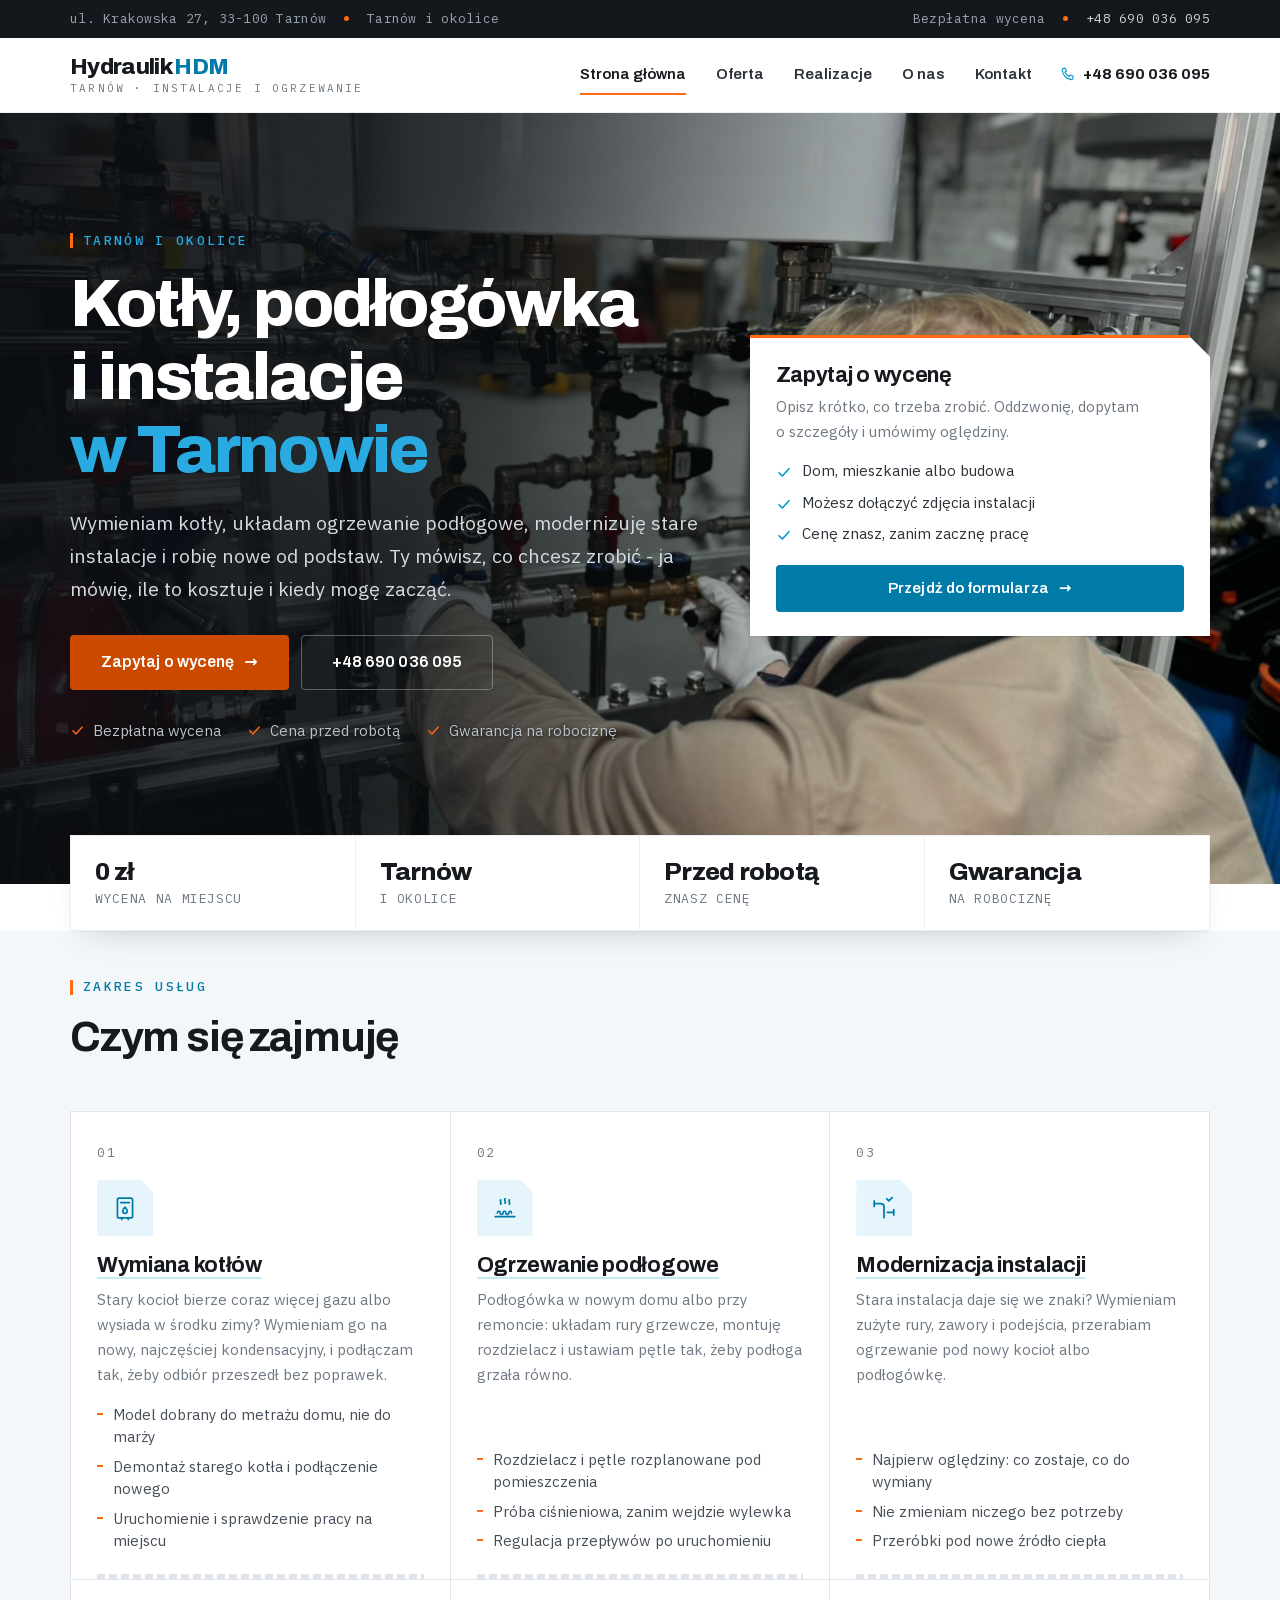
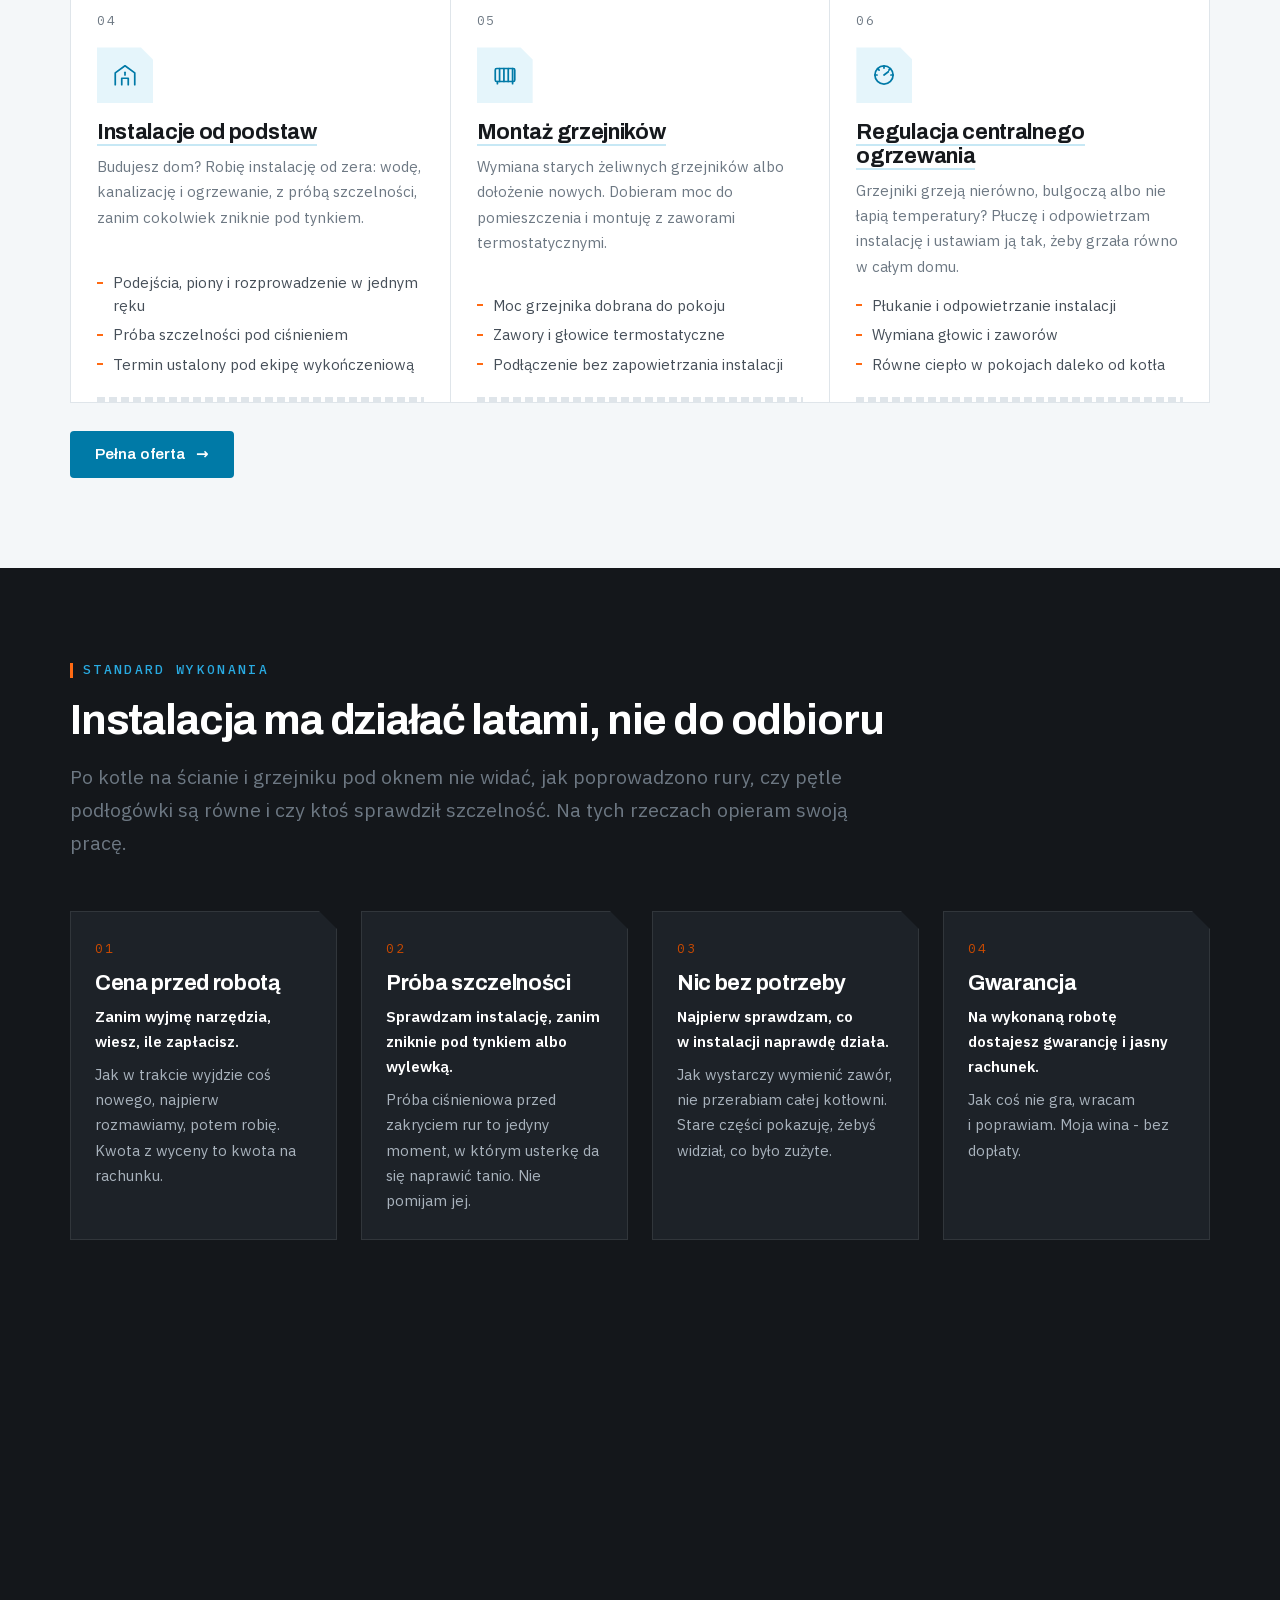
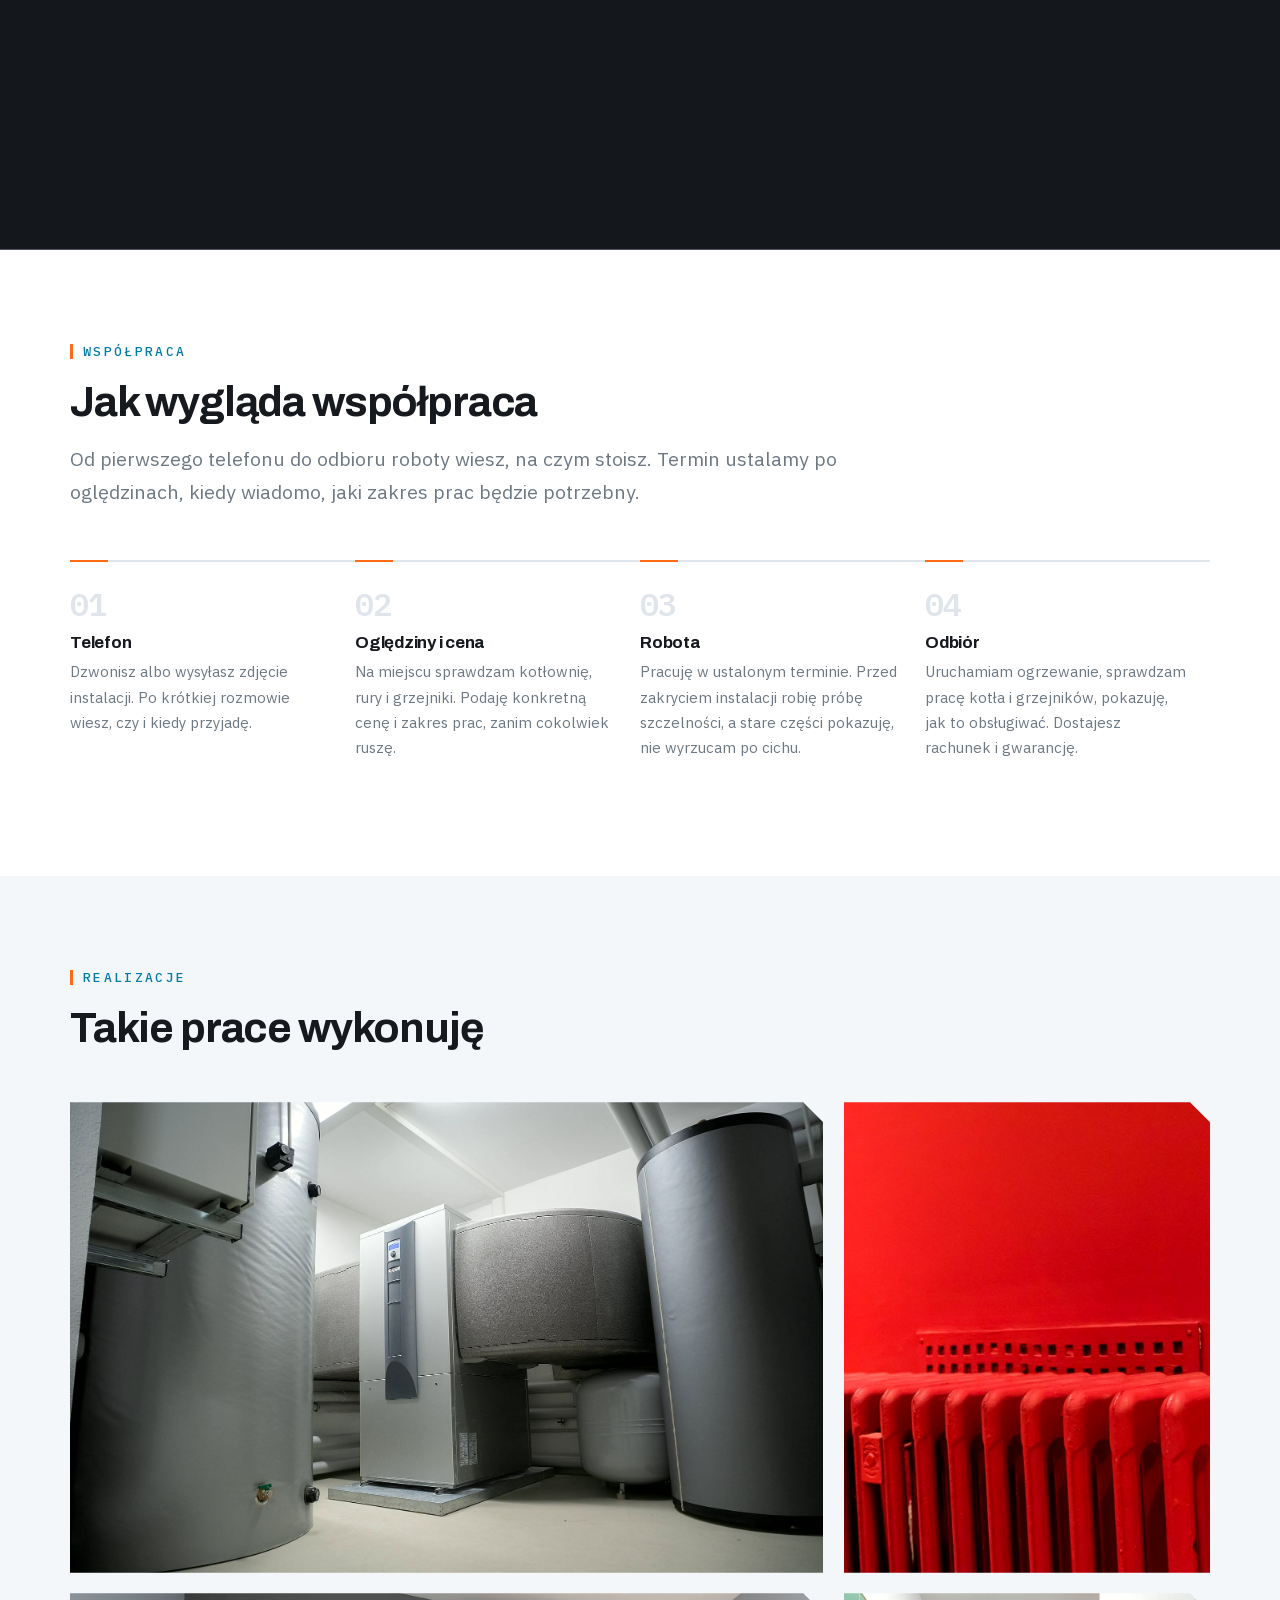
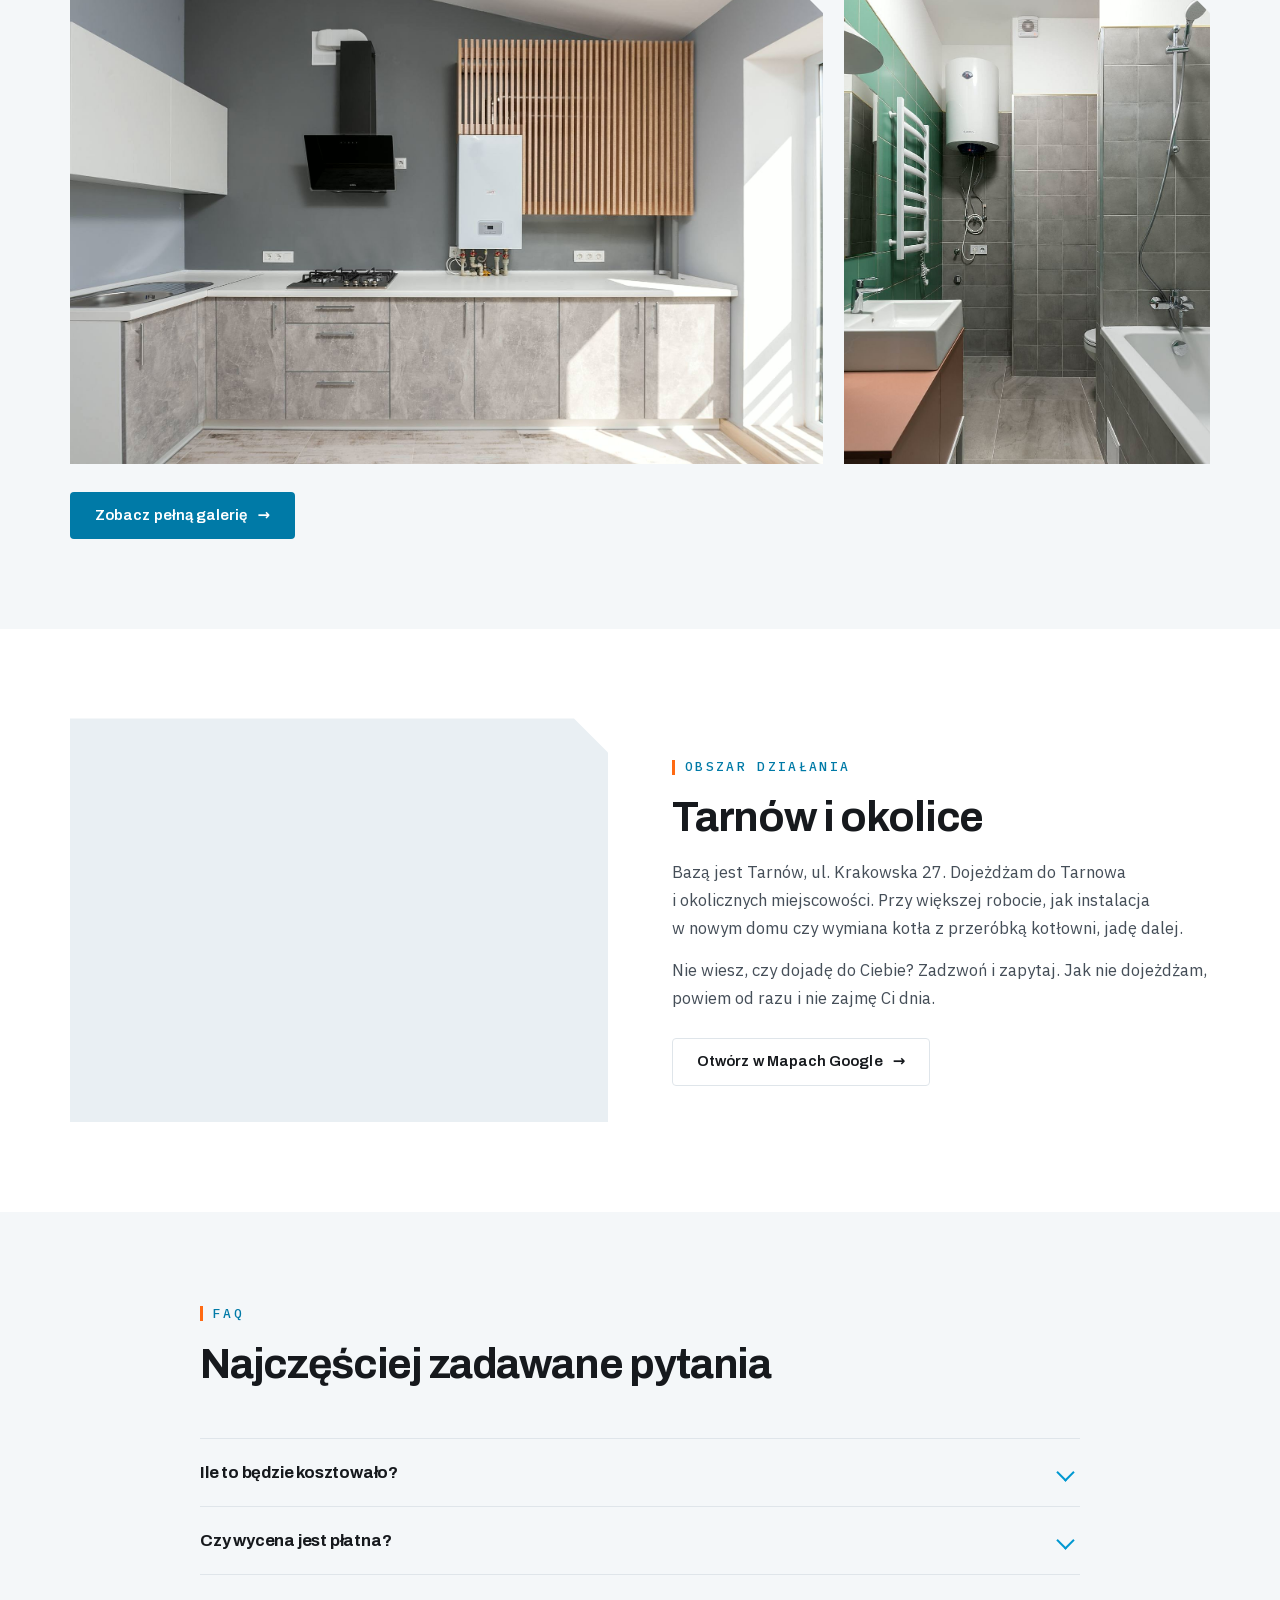
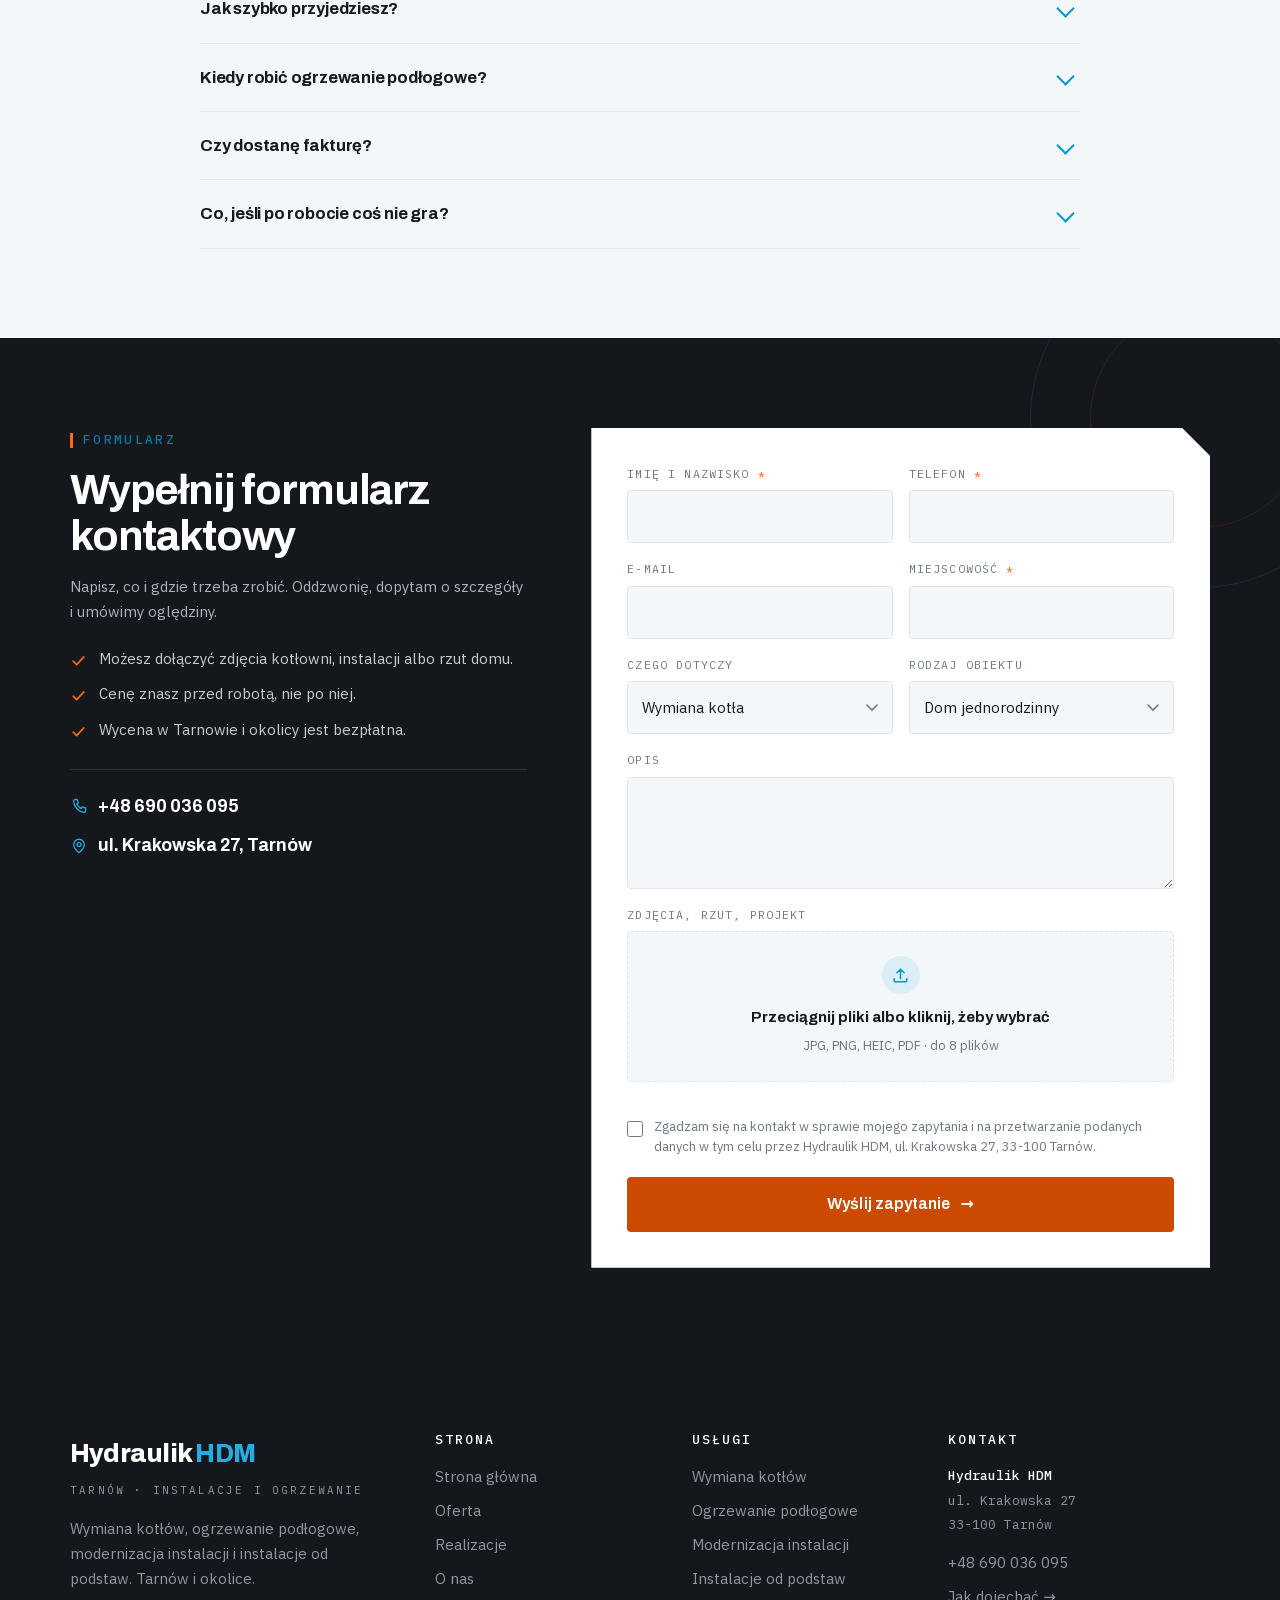
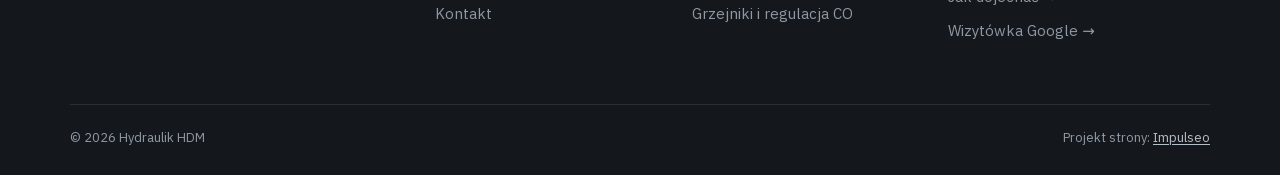
<file: index.html>
<!DOCTYPE html>
<html lang="pl">
<head>
<meta charset="UTF-8">
<meta name="viewport" content="width=device-width, initial-scale=1">
<meta name="theme-color" content="#0098D1">
<title>Hydraulik HDM - kotły, podłogówka i instalacje</title>
<meta name="description" content="Hydraulik w Tarnowie z dojazdem. Wymiana kotłów, ogrzewanie podłogowe, modernizacja instalacji i instalacje od podstaw. Cenę znasz przed robotą. Zadzwoń: +48 690 036 095.">
<link rel="canonical" href="https://kris20032.github.io/hydraulik-hdm/">
<meta name="robots" content="noindex, nofollow">
<meta property="og:type" content="website">
<meta property="og:locale" content="pl_PL">
<meta property="og:site_name" content="Hydraulik HDM">
<meta property="og:title" content="Hydraulik HDM - kotły, podłogówka i instalacje">
<meta property="og:description" content="Hydraulik w Tarnowie z dojazdem. Wymiana kotłów, ogrzewanie podłogowe, modernizacja instalacji i instalacje od podstaw. Cenę znasz przed robotą. Zadzwoń: +48 690 036 095.">
<meta property="og:url" content="https://kris20032.github.io/hydraulik-hdm/">
<meta property="og:image" content="https://kris20032.github.io/hydraulik-hdm/img/og.jpg">
<meta property="og:image:width" content="1200">
<meta property="og:image:height" content="630">
<meta name="twitter:card" content="summary_large_image">
<script type="application/ld+json">{"@context": "https://schema.org", "@type": "Plumber", "name": "Hydraulik HDM", "url": "https://kris20032.github.io/hydraulik-hdm/", "telephone": "+48690036095", "image": "https://kris20032.github.io/hydraulik-hdm/img/og.jpg", "areaServed": "Tarnów", "sameAs": ["https://www.google.com/maps/place/?q=place_id:ChIJxWm0zJ-DPUcRG8AqWm1cpV8"]}</script>
<link rel="preload" as="font" type="font/woff2" href="assets/fonts/archivo-var-latin.woff2" crossorigin>
<link rel="preload" as="font" type="font/woff2" href="assets/fonts/plexsans-var-latin.woff2" crossorigin>
<link rel="stylesheet" href="assets/styles.css?v=hdm2">
</head>
<body>

<div class="topbar">
  <div class="wrap">
    <div class="tb-l">
      <span>ul. Krakowska 27, 33-100 Tarnów</span>
      <span class="dot" aria-hidden="true"></span>
      <span>Tarnów i&nbsp;okolice</span>
    </div>
    <div class="tb-r">
      <span>Bezpłatna wycena</span>
      <span class="dot" aria-hidden="true"></span>
      <a href="tel:+48690036095">+48 690 036 095</a>
    </div>
  </div>
</div>

<header class="nav">
  <div class="wrap nav-in">
    <a class="brand" href="index.html" aria-label="Hydraulik HDM - strona główna"><span class="brand-txt">Hydraulik <em>HDM</em></span><span class="brand-sub">Tarnów · instalacje i&nbsp;ogrzewanie</span></a>
    <nav class="nav-links" id="menu">
      <a href="index.html" class="active">Strona główna</a>
      <a href="oferta.html">Oferta</a>
      <a href="realizacje.html">Realizacje</a>
      <a href="o-nas.html">O&nbsp;nas</a>
      <a href="kontakt.html">Kontakt</a>
      <span class="nav-cta">
        <a class="nav-tel" href="tel:+48690036095"><svg width="16" height="16" viewBox="0 0 24 24" fill="none" aria-hidden="true"><path d="M6.6 2h3l1.5 4.5-2.2 1.4a13 13 0 0 0 6.2 6.2l1.4-2.2L21 13.4v3A2.6 2.6 0 0 1 18.4 19 15.4 15.4 0 0 1 5 5.6 2.6 2.6 0 0 1 6.6 2Z" stroke="currentColor" stroke-width="1.7" stroke-linejoin="round"/></svg>+48 690 036 095</a>
      </span>
    </nav>
    <button class="nav-toggle" aria-label="Menu" aria-expanded="false" aria-controls="menu"><span></span><span></span><span></span></button>
  </div>
</header>

<main>
<!-- ============ HERO ============ -->
<section class="hero pad-0">
  <div class="hero-media">
    <img src="img/hero.jpg" alt="Hydraulik przy rozdzielaczu i zasobniku w kotłowni" fetchpriority="high" width="1638" height="1190">
  </div>
  <div class="wrap hero-in">
    <div class="hero-copy">
      <span class="eyebrow">Tarnów i&nbsp;okolice</span>
      <h1>Kotły, podłogówka i&nbsp;instalacje <em>w&nbsp;Tarnowie</em></h1>
      <p class="hero-lead">Wymieniam kotły, układam ogrzewanie podłogowe, modernizuję stare instalacje i&nbsp;robię nowe od podstaw. Ty mówisz, co chcesz zrobić - ja mówię, ile to kosztuje i&nbsp;kiedy mogę zacząć.</p>
      <div class="hero-actions">
        <a href="#wycena" class="btn btn-amber btn-lg">Zapytaj o&nbsp;wycenę <span class="arr">→</span></a>
        <a href="tel:+48690036095" class="btn btn-on-dark btn-lg">+48 690 036 095</a>
      </div>
      <div class="hero-badges">
        <span><svg width="15" height="15" viewBox="0 0 24 24" fill="none" aria-hidden="true"><path d="m4.5 12.5 5 5 10-11" stroke="currentColor" stroke-width="2.2" stroke-linecap="round" stroke-linejoin="round"/></svg> Bezpłatna wycena</span>
        <span><svg width="15" height="15" viewBox="0 0 24 24" fill="none" aria-hidden="true"><path d="m4.5 12.5 5 5 10-11" stroke="currentColor" stroke-width="2.2" stroke-linecap="round" stroke-linejoin="round"/></svg> Cena przed robotą</span>
        <span><svg width="15" height="15" viewBox="0 0 24 24" fill="none" aria-hidden="true"><path d="m4.5 12.5 5 5 10-11" stroke="currentColor" stroke-width="2.2" stroke-linecap="round" stroke-linejoin="round"/></svg> Gwarancja na robociznę</span>
      </div>
    </div>

    <aside class="hero-card">
      <h2>Zapytaj o&nbsp;wycenę</h2>
      <p>Opisz krótko, co trzeba zrobić. Oddzwonię, dopytam o&nbsp;szczegóły i&nbsp;umówimy oględziny.</p>
      <ul>
        <li><svg width="16" height="16" viewBox="0 0 24 24" fill="none" aria-hidden="true"><path d="m4.5 12.5 5 5 10-11" stroke="currentColor" stroke-width="2.4" stroke-linecap="round" stroke-linejoin="round"/></svg><span>Dom, mieszkanie albo budowa</span></li>
        <li><svg width="16" height="16" viewBox="0 0 24 24" fill="none" aria-hidden="true"><path d="m4.5 12.5 5 5 10-11" stroke="currentColor" stroke-width="2.4" stroke-linecap="round" stroke-linejoin="round"/></svg><span>Możesz dołączyć zdjęcia instalacji</span></li>
        <li><svg width="16" height="16" viewBox="0 0 24 24" fill="none" aria-hidden="true"><path d="m4.5 12.5 5 5 10-11" stroke="currentColor" stroke-width="2.4" stroke-linecap="round" stroke-linejoin="round"/></svg><span>Cenę znasz, zanim zacznę pracę</span></li>
      </ul>
      <a href="#wycena" class="btn btn-primary" style="width:100%">Przejdź do formularza <span class="arr">→</span></a>
    </aside>
  </div>
</section>

<!-- ============ PASEK ZAUFANIA ============ -->
<div class="wrap trust">
  <div class="trust-grid">
    <div class="trust-item"><div class="trust-k">0 zł</div><div class="trust-v">wycena na miejscu</div></div>
    <div class="trust-item"><div class="trust-k">Tarnów</div><div class="trust-v">i&nbsp;okolice</div></div>
    <div class="trust-item"><div class="trust-k">Przed robotą</div><div class="trust-v">znasz cenę</div></div>
    <div class="trust-item"><div class="trust-k">Gwarancja</div><div class="trust-v">na robociznę</div></div>
  </div>
</div>

<!-- ============ USŁUGI ============ -->
<section class="bg-mist">
  <div class="wrap">
    <div class="head solo reveal">
      <div>
        <span class="eyebrow">Zakres usług</span>
        <h2>Czym się zajmuję</h2>
      </div>
    </div>
    <div class="units g-6">
      <article class="unit reveal">
        <div class="unit-n">01</div>
        <div class="unit-ico"><svg width="26" height="26" viewBox="0 0 24 24" fill="none" stroke="currentColor" stroke-width="1.6" stroke-linecap="round" stroke-linejoin="round" aria-hidden="true"><rect x="5" y="2.8" width="14" height="18.4" rx="1.6"/><path d="M8 7h8M9 21.2v1.4M15 21.2v1.4"/><path d="M12 11.2c1.6 1.6 2 2.8 2 3.8a2 2 0 0 1-4 0c0-1 .4-2.2 2-3.8Z"/></svg></div>
        <h3><a href="oferta.html#kotly">Wymiana kotłów</a></h3>
        <p>Stary kocioł bierze coraz więcej gazu albo wysiada w&nbsp;środku zimy? Wymieniam go na nowy, najczęściej kondensacyjny, i&nbsp;podłączam tak, żeby odbiór przeszedł bez poprawek.</p>
        <ul><li>Model dobrany do metrażu domu, nie do marży</li><li>Demontaż starego kotła i&nbsp;podłączenie nowego</li><li>Uruchomienie i&nbsp;sprawdzenie pracy na miejscu</li></ul>
      </article>
      <article class="unit reveal">
        <div class="unit-n">02</div>
        <div class="unit-ico"><svg width="26" height="26" viewBox="0 0 24 24" fill="none" stroke="currentColor" stroke-width="1.6" stroke-linecap="round" stroke-linejoin="round" aria-hidden="true"><path d="M3 20h18"/><path d="M5 16.5c0-2 2.6-2 2.6 0s2.6 2 2.6 0 2.6-2 2.6 0 2.6 2 2.6 0 2.6-2 2.6 0"/><path d="M8 4.5c-1 1.4 1 2.6 0 4M12 3.5c-1 1.4 1 2.6 0 4M16 4.5c-1 1.4 1 2.6 0 4"/></svg></div>
        <h3><a href="oferta.html#podlogowka">Ogrzewanie podłogowe</a></h3>
        <p>Podłogówka w&nbsp;nowym domu albo przy remoncie: układam rury grzewcze, montuję rozdzielacz i&nbsp;ustawiam pętle tak, żeby podłoga grzała równo.</p>
        <ul><li>Rozdzielacz i&nbsp;pętle rozplanowane pod pomieszczenia</li><li>Próba ciśnieniowa, zanim wejdzie wylewka</li><li>Regulacja przepływów po uruchomieniu</li></ul>
      </article>
      <article class="unit reveal">
        <div class="unit-n">03</div>
        <div class="unit-ico"><svg width="26" height="26" viewBox="0 0 24 24" fill="none" stroke="currentColor" stroke-width="1.6" stroke-linecap="round" stroke-linejoin="round" aria-hidden="true"><path d="M3 8h6a3 3 0 0 1 3 3v10"/><path d="M21 16h-6"/><path d="M3 5.5v5M21 13.5v5"/><path d="m14.5 3.5 2 2 3-3"/></svg></div>
        <h3><a href="oferta.html#modernizacja">Modernizacja instalacji</a></h3>
        <p>Stara instalacja daje się we znaki? Wymieniam zużyte rury, zawory i&nbsp;podejścia, przerabiam ogrzewanie pod nowy kocioł albo podłogówkę.</p>
        <ul><li>Najpierw oględziny: co zostaje, co do wymiany</li><li>Nie zmieniam niczego bez potrzeby</li><li>Przeróbki pod nowe źródło ciepła</li></ul>
      </article>
      <article class="unit reveal">
        <div class="unit-n">04</div>
        <div class="unit-ico"><svg width="26" height="26" viewBox="0 0 24 24" fill="none" stroke="currentColor" stroke-width="1.6" stroke-linecap="round" stroke-linejoin="round" aria-hidden="true"><path d="M3 21V10l9-6.5L21 10v11"/><path d="M9 21v-6h6v6"/><path d="M12 9.5v2.5"/></svg></div>
        <h3><a href="oferta.html#od-podstaw">Instalacje od podstaw</a></h3>
        <p>Budujesz dom? Robię instalację od zera: wodę, kanalizację i&nbsp;ogrzewanie, z&nbsp;próbą szczelności, zanim cokolwiek zniknie pod tynkiem.</p>
        <ul><li>Podejścia, piony i&nbsp;rozprowadzenie w&nbsp;jednym ręku</li><li>Próba szczelności pod ciśnieniem</li><li>Termin ustalony pod ekipę wykończeniową</li></ul>
      </article>
      <article class="unit reveal">
        <div class="unit-n">05</div>
        <div class="unit-ico"><svg width="26" height="26" viewBox="0 0 24 24" fill="none" stroke="currentColor" stroke-width="1.6" stroke-linecap="round" stroke-linejoin="round" aria-hidden="true"><rect x="3" y="6" width="18" height="12" rx="1.4"/><path d="M7 6v12M11 6v12M15 6v12M19 6v12M5 18v2M19 18v2"/></svg></div>
        <h3><a href="oferta.html#grzejniki">Montaż grzejników</a></h3>
        <p>Wymiana starych żeliwnych grzejników albo dołożenie nowych. Dobieram moc do pomieszczenia i&nbsp;montuję z&nbsp;zaworami termostatycznymi.</p>
        <ul><li>Moc grzejnika dobrana do pokoju</li><li>Zawory i&nbsp;głowice termostatyczne</li><li>Podłączenie bez zapowietrzania instalacji</li></ul>
      </article>
      <article class="unit reveal">
        <div class="unit-n">06</div>
        <div class="unit-ico"><svg width="26" height="26" viewBox="0 0 24 24" fill="none" stroke="currentColor" stroke-width="1.6" stroke-linecap="round" stroke-linejoin="round" aria-hidden="true"><circle cx="12" cy="12" r="8.4"/><path d="M12 12l4-3"/><path d="M12 3.6v2M20.4 12h-2M5.6 12h-2M6.1 6.1l1.4 1.4M17.9 6.1l-1.4 1.4"/></svg></div>
        <h3><a href="oferta.html#regulacja">Regulacja centralnego ogrzewania</a></h3>
        <p>Grzejniki grzeją nierówno, bulgoczą albo nie łapią temperatury? Płuczę i&nbsp;odpowietrzam instalację i&nbsp;ustawiam ją tak, żeby grzała równo w&nbsp;całym domu.</p>
        <ul><li>Płukanie i&nbsp;odpowietrzanie instalacji</li><li>Wymiana głowic i&nbsp;zaworów</li><li>Równe ciepło w&nbsp;pokojach daleko od kotła</li></ul>
      </article>
    </div>
    <div class="mt-m reveal"><a href="oferta.html" class="btn btn-primary">Pełna oferta <span class="arr">→</span></a></div>
  </div>
</section>

<!-- ============ JAK PRACUJĘ ============ -->
<section class="bg-dark">
  <div class="wrap">
    <div class="head solo reveal">
      <div>
        <span class="eyebrow">Standard wykonania</span>
        <h2>Instalacja ma działać latami, nie do odbioru</h2>
      </div>
      <p>Po kotle na ścianie i&nbsp;grzejniku pod oknem nie widać, jak poprowadzono rury, czy pętle podłogówki są równe i&nbsp;czy ktoś sprawdził szczelność. Na tych rzeczach opieram swoją pracę.</p>
    </div>
    <div class="reasons g-4">
      <article class="reason reveal">
        <span class="num">01</span>
        <h3>Cena przed robotą</h3>
        <p class="card-lead">Zanim wyjmę narzędzia, wiesz, ile zapłacisz.</p>
        <p>Jak w&nbsp;trakcie wyjdzie coś nowego, najpierw rozmawiamy, potem robię. Kwota z&nbsp;wyceny to kwota na rachunku.</p>
      </article>
      <article class="reason reveal">
        <span class="num">02</span>
        <h3>Próba szczelności</h3>
        <p class="card-lead">Sprawdzam instalację, zanim zniknie pod tynkiem albo wylewką.</p>
        <p>Próba ciśnieniowa przed zakryciem rur to jedyny moment, w&nbsp;którym usterkę da się naprawić tanio. Nie pomijam jej.</p>
      </article>
      <article class="reason reveal">
        <span class="num">03</span>
        <h3>Nic bez potrzeby</h3>
        <p class="card-lead">Najpierw sprawdzam, co w&nbsp;instalacji naprawdę działa.</p>
        <p>Jak wystarczy wymienić zawór, nie przerabiam całej kotłowni. Stare części pokazuję, żebyś widział, co było zużyte.</p>
      </article>
      <article class="reason reveal">
        <span class="num">04</span>
        <h3>Gwarancja</h3>
        <p class="card-lead">Na wykonaną robotę dostajesz gwarancję i&nbsp;jasny rachunek.</p>
        <p>Jak coś nie gra, wracam i&nbsp;poprawiam. Moja wina - bez dopłaty.</p>
      </article>
    </div>
  </div>
</section>

<section class="stopklatka" aria-hidden="true">
  <div class="stk-bg" style="background-image:url(img/g5.jpg)"></div>
</section>

<!-- ============ PROCES ============ -->
<section>
  <div class="wrap">
    <div class="head solo reveal">
      <div>
        <span class="eyebrow">Współpraca</span>
        <h2>Jak wygląda współpraca</h2>
      </div>
      <p>Od pierwszego telefonu do odbioru roboty wiesz, na czym stoisz. Termin ustalamy po oględzinach, kiedy wiadomo, jaki zakres prac będzie potrzebny.</p>
    </div>
    <div class="steps g-4">
      <div class="step reveal"><span class="step-n">01</span><h3>Telefon</h3><p>Dzwonisz albo wysyłasz zdjęcie instalacji. Po krótkiej rozmowie wiesz, czy i&nbsp;kiedy przyjadę.</p></div>
      <div class="step reveal"><span class="step-n">02</span><h3>Oględziny i&nbsp;cena</h3><p>Na miejscu sprawdzam kotłownię, rury i&nbsp;grzejniki. Podaję konkretną cenę i&nbsp;zakres prac, zanim cokolwiek ruszę.</p></div>
      <div class="step reveal"><span class="step-n">03</span><h3>Robota</h3><p>Pracuję w&nbsp;ustalonym terminie. Przed zakryciem instalacji robię próbę szczelności, a&nbsp;stare części pokazuję, nie wyrzucam po cichu.</p></div>
      <div class="step reveal"><span class="step-n">04</span><h3>Odbiór</h3><p>Uruchamiam ogrzewanie, sprawdzam pracę kotła i&nbsp;grzejników, pokazuję, jak to obsługiwać. Dostajesz rachunek i&nbsp;gwarancję.</p></div>
    </div>
  </div>
</section>

<!-- ============ REALIZACJE ============ -->
<section class="bg-mist">
  <div class="wrap">
    <div class="head solo reveal">
      <div>
        <span class="eyebrow">Realizacje</span>
        <h2>Takie prace wykonuję</h2>
      </div>
    </div>
    <div class="gal reveal">
      <a class="shot wide" href="realizacje.html"><img src="img/g7.jpg" alt="Nowoczesna kotłownia z pompą ciepła i zasobnikami" loading="lazy" width="1880" height="1253"></a>
      <a class="shot" href="realizacje.html"><img src="img/g9.jpg" alt="Odnowiony żeliwny grzejnik z głowicą termostatyczną" loading="lazy" width="1780" height="1128"></a>
      <a class="shot wide" href="realizacje.html"><img src="img/g11.jpg" alt="Kuchnia z kotłem gazowym zabudowanym w ciągu szafek" loading="lazy" width="1880" height="1255"></a>
      <a class="shot" href="realizacje.html"><img src="img/g12.jpg" alt="Łazienka z grzejnikiem drabinkowym i podgrzewaczem wody" loading="lazy" width="1880" height="1255"></a>
    </div>
    <div class="mt-m reveal"><a href="realizacje.html" class="btn btn-primary">Zobacz pełną galerię <span class="arr">→</span></a></div>
  </div>
</section>

<!-- ============ OBSZAR ============ -->
<section>
  <div class="wrap split">
    <div class="split-art reveal">
      <div class="mapa">
        <iframe title="Hydraulik HDM na mapie Google - ul. Krakowska 27, Tarnów" width="800" height="600"
          src="https://maps.google.com/maps?q=50.0208455%2C20.9700843&amp;hl=pl&amp;z=13&amp;output=embed"
          loading="lazy" referrerpolicy="no-referrer-when-downgrade"></iframe>
      </div>
    </div>
    <div class="split-copy reveal">
      <span class="eyebrow">Obszar działania</span>
      <h2>Tarnów i&nbsp;okolice</h2>
      <div class="prose">
        <p>Bazą jest Tarnów, ul. Krakowska 27. Dojeżdżam do Tarnowa i&nbsp;okolicznych miejscowości. Przy większej robocie, jak instalacja w&nbsp;nowym domu czy wymiana kotła z&nbsp;przeróbką kotłowni, jadę dalej.</p>
        <p>Nie wiesz, czy dojadę do Ciebie? Zadzwoń i&nbsp;zapytaj. Jak nie dojeżdżam, powiem od razu i&nbsp;nie zajmę Ci dnia.</p>
      </div>
      <a class="btn btn-ghost" href="https://www.google.com/maps/place/Hydraulik+HDM/@50.0208455,20.9700843,17z/data=!3m1!4b1!4m6!3m5!1s0x473d839fccb469c5:0x5fa55c6d5a12c01b!8m2!3d50.0208455!4d20.9700843!16s%2Fg%2F11zflmy1br" target="_blank" rel="noopener">Otwórz w&nbsp;Mapach Google <span class="arr">→</span></a>
    </div>
  </div>
</section>

<!-- ============ FAQ ============ -->
<section class="bg-mist">
  <div class="wrap wrap-n">
    <div class="head solo reveal">
      <div>
        <span class="eyebrow">FAQ</span>
        <h2>Najczęściej zadawane pytania</h2>
      </div>
    </div>
    <div class="faq reveal">
      <details>
        <summary>Ile to będzie kosztowało?</summary>
        <div class="ans"><p>Zależy od zakresu, dlatego najpierw wypytuję przez telefon i&nbsp;podaję widełki. Ostateczną cenę znasz przed robotą, nie po niej.</p></div>
      </details>
      <details>
        <summary>Czy wycena jest płatna?</summary>
        <div class="ans"><p>Nie. Przyjazd i&nbsp;wycena w&nbsp;Tarnowie i&nbsp;najbliższej okolicy są bezpłatne i&nbsp;do niczego nie zobowiązują.</p></div>
      </details>
      <details>
        <summary>Jak szybko przyjedziesz?</summary>
        <div class="ans"><p>Termin ustalamy przy pierwszej rozmowie. Wymianę kotła czy podłogówkę planujemy tak, żeby pasowała do Twojego remontu albo budowy.</p></div>
      </details>
      <details>
        <summary>Kiedy robić ogrzewanie podłogowe?</summary>
        <div class="ans"><p>Rury układa się przed wylewką, więc właściwy moment to stan surowy albo remont z&nbsp;wymianą podłóg. Próbę ciśnieniową robię, zanim cokolwiek zostanie zalane.</p></div>
      </details>
      <details>
        <summary>Czy dostanę fakturę?</summary>
        <div class="ans"><p>Tak, formę rozliczenia ustalamy przy wycenie, zanim zacznę pracę.</p></div>
      </details>
      <details>
        <summary>Co, jeśli po robocie coś nie gra?</summary>
        <div class="ans"><p>Wracam i&nbsp;sprawdzam. Moja wina - poprawiam bez dopłaty. Wyszło coś nowego - mówię wprost, co i&nbsp;za ile.</p></div>
      </details>
    </div>
  </div>
</section>

<!-- ============ FORMULARZ ============ -->
<section class="form-band" id="wycena">
  <div class="wrap form-grid">
    <div class="form-side reveal">
      <span class="eyebrow">Formularz</span>
      <h2>Wypełnij formularz kontaktowy</h2>
      <p>Napisz, co i&nbsp;gdzie trzeba zrobić. Oddzwonię, dopytam o&nbsp;szczegóły i&nbsp;umówimy oględziny.</p>
      <ul>
        <li><svg width="17" height="17" viewBox="0 0 24 24" fill="none" aria-hidden="true"><path d="m4.5 12.5 5 5 10-11" stroke="currentColor" stroke-width="2.3" stroke-linecap="round" stroke-linejoin="round"/></svg><span>Możesz dołączyć zdjęcia kotłowni, instalacji albo rzut domu.</span></li>
        <li><svg width="17" height="17" viewBox="0 0 24 24" fill="none" aria-hidden="true"><path d="m4.5 12.5 5 5 10-11" stroke="currentColor" stroke-width="2.3" stroke-linecap="round" stroke-linejoin="round"/></svg><span>Cenę znasz przed robotą, nie po niej.</span></li>
        <li><svg width="17" height="17" viewBox="0 0 24 24" fill="none" aria-hidden="true"><path d="m4.5 12.5 5 5 10-11" stroke="currentColor" stroke-width="2.3" stroke-linecap="round" stroke-linejoin="round"/></svg><span>Wycena w&nbsp;Tarnowie i&nbsp;okolicy jest bezpłatna.</span></li>
      </ul>
      <div class="direct">
        <a href="tel:+48690036095"><svg width="18" height="18" viewBox="0 0 24 24" fill="none" aria-hidden="true"><path d="M6.6 2h3l1.5 4.5-2.2 1.4a13 13 0 0 0 6.2 6.2l1.4-2.2L21 13.4v3A2.6 2.6 0 0 1 18.4 19 15.4 15.4 0 0 1 5 5.6 2.6 2.6 0 0 1 6.6 2Z" stroke="currentColor" stroke-width="1.7" stroke-linejoin="round"/></svg>+48 690 036 095</a>
        <a href="https://www.google.com/maps/place/Hydraulik+HDM/@50.0208455,20.9700843,17z/data=!3m1!4b1!4m6!3m5!1s0x473d839fccb469c5:0x5fa55c6d5a12c01b!8m2!3d50.0208455!4d20.9700843!16s%2Fg%2F11zflmy1br" target="_blank" rel="noopener"><svg width="18" height="18" viewBox="0 0 24 24" fill="none" aria-hidden="true"><path d="M12 21s7-5.6 7-11a7 7 0 1 0-14 0c0 5.4 7 11 7 11Z" stroke="currentColor" stroke-width="1.7" stroke-linejoin="round"/><circle cx="12" cy="10" r="2.6" stroke="currentColor" stroke-width="1.7"/></svg>ul. Krakowska 27, Tarnów</a>
      </div>
    </div>

    <form class="quote reveal" action="#" method="post" enctype="multipart/form-data" novalidate>
      <div class="hp" aria-hidden="true"><label for="strona">Nie wypełniaj tego pola</label><input id="strona" name="strona" type="text" tabindex="-1" autocomplete="off"></div>
      <div class="f-row">
        <div class="field"><label for="imie">Imię i&nbsp;nazwisko <span class="req">*</span></label><input id="imie" name="imie" type="text" required autocomplete="name"></div>
        <div class="field"><label for="tel">Telefon <span class="req">*</span></label><input id="tel" name="telefon" type="tel" required autocomplete="tel" inputmode="tel"></div>
      </div>
      <div class="f-row">
        <div class="field"><label for="email">E-mail</label><input id="email" name="email" type="email" autocomplete="email"></div>
        <div class="field"><label for="miasto">Miejscowość <span class="req">*</span></label><input id="miasto" name="miasto" type="text" required></div>
      </div>
      <div class="f-row">
        <div class="field">
          <label for="zakres">Czego dotyczy</label>
          <select id="zakres" name="zakres">
            <option>Wymiana kotła</option>
            <option>Ogrzewanie podłogowe</option>
            <option>Modernizacja instalacji</option>
            <option>Instalacja od podstaw (budowa)</option>
            <option>Grzejniki lub regulacja CO</option>
            <option>Inne / nie wiem, potrzebuję porady</option>
          </select>
        </div>
        <div class="field">
          <label for="obiekt">Rodzaj obiektu</label>
          <select id="obiekt" name="obiekt">
            <option>Dom jednorodzinny</option>
            <option>Dom w&nbsp;budowie</option>
            <option>Mieszkanie</option>
            <option>Lokal usługowy lub biuro</option>
          </select>
        </div>
      </div>
      <div class="field">
        <label for="opis">Opis</label>
        <textarea id="opis" name="opis"></textarea>
      </div>
      <div class="field">
        <label>Zdjęcia, rzut, projekt</label>
        <div class="drop">
          <input type="file" name="zalaczniki[]" multiple accept="image/*,.pdf,.heic" aria-label="Dodaj pliki">
          <div class="di"><svg width="19" height="19" viewBox="0 0 24 24" fill="none" aria-hidden="true"><path d="M12 16V4m0 0L7.5 8.5M12 4l4.5 4.5M4 16v2.5A1.5 1.5 0 0 0 5.5 20h13a1.5 1.5 0 0 0 1.5-1.5V16" stroke="currentColor" stroke-width="1.9" stroke-linecap="round" stroke-linejoin="round"/></svg></div>
          <div class="dt">Przeciągnij pliki albo kliknij, żeby wybrać</div>
          <div class="ds">JPG, PNG, HEIC, PDF · do 8 plików</div>
        </div>
        <ul class="filelist"></ul>
      </div>
      <div class="consent">
        <input type="checkbox" id="zgoda" name="zgoda" required>
        <label for="zgoda">Zgadzam się na kontakt w&nbsp;sprawie mojego zapytania i&nbsp;na przetwarzanie podanych danych w&nbsp;tym celu przez Hydraulik HDM, ul. Krakowska 27, 33-100 Tarnów.</label>
      </div>
      <button type="submit" class="btn btn-amber btn-lg" style="width:100%">Wyślij zapytanie <span class="arr">→</span></button>
      <div class="form-msg" role="status"></div>
    </form>
  </div>
</section>

</main>

<footer>
  <div class="wrap">
    <div class="foot-grid">
      <div class="foot-brand">
        <div class="brand-txt">Hydraulik <em>HDM</em></div>
        <div class="brand-sub">Tarnów · instalacje i&nbsp;ogrzewanie</div>
        <p>Wymiana kotłów, ogrzewanie podłogowe, modernizacja instalacji i&nbsp;instalacje od podstaw. Tarnów i&nbsp;okolice.</p>
      </div>
      <div class="foot-col">
        <h3>Strona</h3>
        <a href="index.html">Strona główna</a>
        <a href="oferta.html">Oferta</a>
        <a href="realizacje.html">Realizacje</a>
        <a href="o-nas.html">O&nbsp;nas</a>
        <a href="kontakt.html">Kontakt</a>
      </div>
      <div class="foot-col">
        <h3>Usługi</h3>
        <a href="oferta.html#kotly">Wymiana kotłów</a>
        <a href="oferta.html#podlogowka">Ogrzewanie podłogowe</a>
        <a href="oferta.html#modernizacja">Modernizacja instalacji</a>
        <a href="oferta.html#od-podstaw">Instalacje od podstaw</a>
        <a href="oferta.html#grzejniki">Grzejniki i&nbsp;regulacja CO</a>
      </div>
      <div class="foot-col">
        <h3>Kontakt</h3>
        <div class="foot-nap">
          <b>Hydraulik HDM</b><br>
          ul. Krakowska 27<br>
          33-100 Tarnów
        </div>
        <p style="margin-top:12px"><a href="tel:+48690036095">+48 690 036 095</a></p>
        <p><a href="https://www.google.com/maps/place/Hydraulik+HDM/@50.0208455,20.9700843,17z/data=!3m1!4b1!4m6!3m5!1s0x473d839fccb469c5:0x5fa55c6d5a12c01b!8m2!3d50.0208455!4d20.9700843!16s%2Fg%2F11zflmy1br" target="_blank" rel="noopener">Jak dojechać →</a></p>
        <p><a class="soc" href="https://www.google.com/maps/place/?q=place_id:ChIJxWm0zJ-DPUcRG8AqWm1cpV8" target="_blank" rel="noopener">Wizytówka Google →</a></p>
      </div>
    </div>
    <div class="foot-bot">
      <span>© <span data-year>2026</span> Hydraulik HDM</span>
      <span>Projekt strony: <a class="foot-credit" href="https://impulseo.pl" target="_blank" rel="noopener">Impulseo</a></span>
    </div>
  </div>
</footer>

<div class="callbar sticky-call">
  <a href="tel:+48690036095" class="btn btn-ink">Zadzwoń</a>
  <a href="kontakt.html#wycena" class="btn btn-amber">Zapytaj o&nbsp;wycenę</a>
</div>
<div class="demo-wazne" data-do="2026-10-26" data-cykl="3" hidden><svg class="dw-ico" width="13" height="13" viewBox="0 0 24 24" fill="none" aria-hidden="true"><circle cx="12" cy="12" r="8.6" stroke="currentColor" stroke-width="1.8"/><path d="M12 7.2V12l3.3 2" stroke="currentColor" stroke-width="1.8" stroke-linecap="round"/></svg><span class="dw-txt"></span></div>

<script type="application/ld+json">
{
  "@context":"https://schema.org","@type":"FAQPage",
  "mainEntity":[
    {"@type":"Question","name":"Ile to będzie kosztowało?","acceptedAnswer":{"@type":"Answer","text":"Zależy od zakresu, dlatego najpierw wypytuję przez telefon i podaję widełki. Ostateczną cenę znasz przed robotą, nie po niej."}},
    {"@type":"Question","name":"Czy wycena jest płatna?","acceptedAnswer":{"@type":"Answer","text":"Nie. Przyjazd i wycena w Tarnowie i najbliższej okolicy są bezpłatne i do niczego nie zobowiązują."}},
    {"@type":"Question","name":"Jak szybko przyjedziesz?","acceptedAnswer":{"@type":"Answer","text":"Termin ustalamy przy pierwszej rozmowie. Wymianę kotła czy podłogówkę planujemy tak, żeby pasowała do Twojego remontu albo budowy."}},
    {"@type":"Question","name":"Kiedy robić ogrzewanie podłogowe?","acceptedAnswer":{"@type":"Answer","text":"Rury układa się przed wylewką, więc właściwy moment to stan surowy albo remont z wymianą podłóg. Próbę ciśnieniową robię, zanim cokolwiek zostanie zalane."}},
    {"@type":"Question","name":"Czy dostanę fakturę?","acceptedAnswer":{"@type":"Answer","text":"Tak, formę rozliczenia ustalamy przy wycenie, zanim zacznę pracę."}},
    {"@type":"Question","name":"Co, jeśli po robocie coś nie gra?","acceptedAnswer":{"@type":"Answer","text":"Wracam i sprawdzam. Moja wina - poprawiam bez dopłaty. Wyszło coś nowego - mówię wprost, co i za ile."}}
  ]
}
</script>
<script src="assets/main.js?v=hdm2" defer></script>
</body>
</html>
</file>
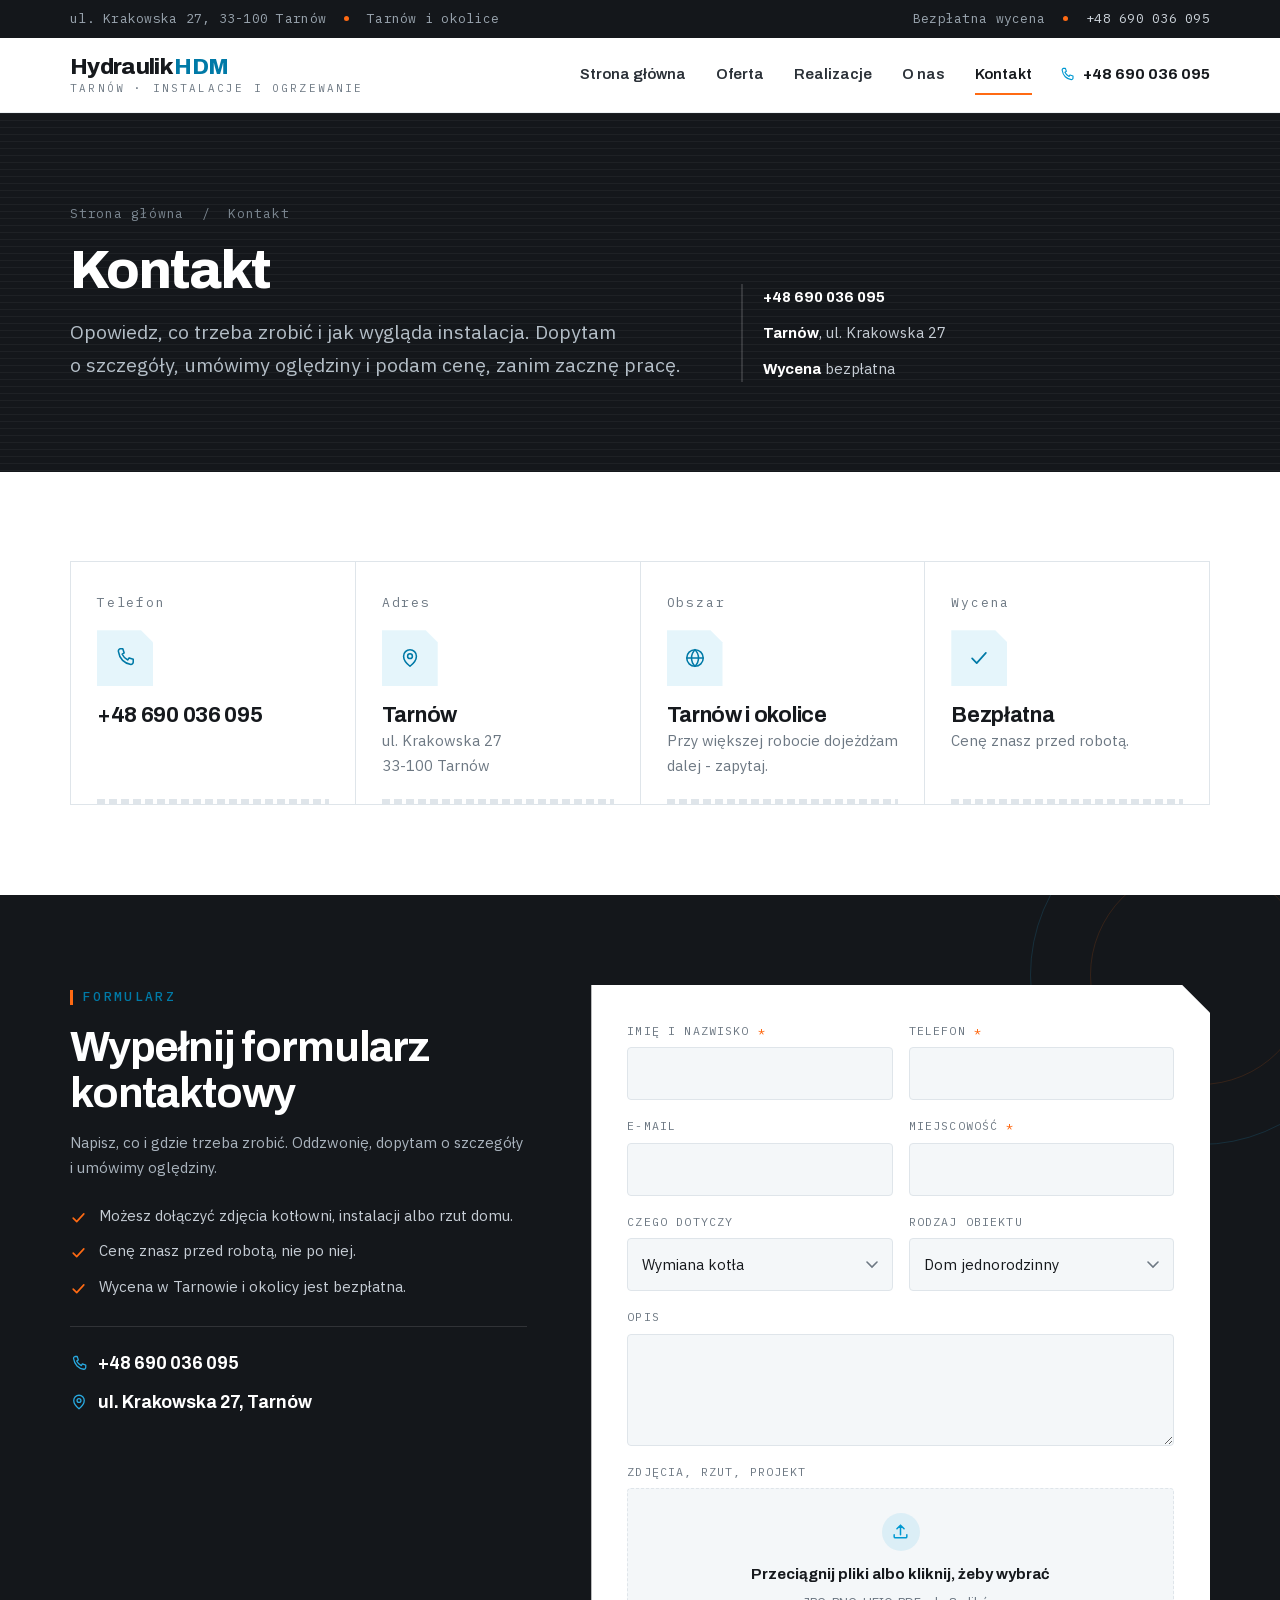
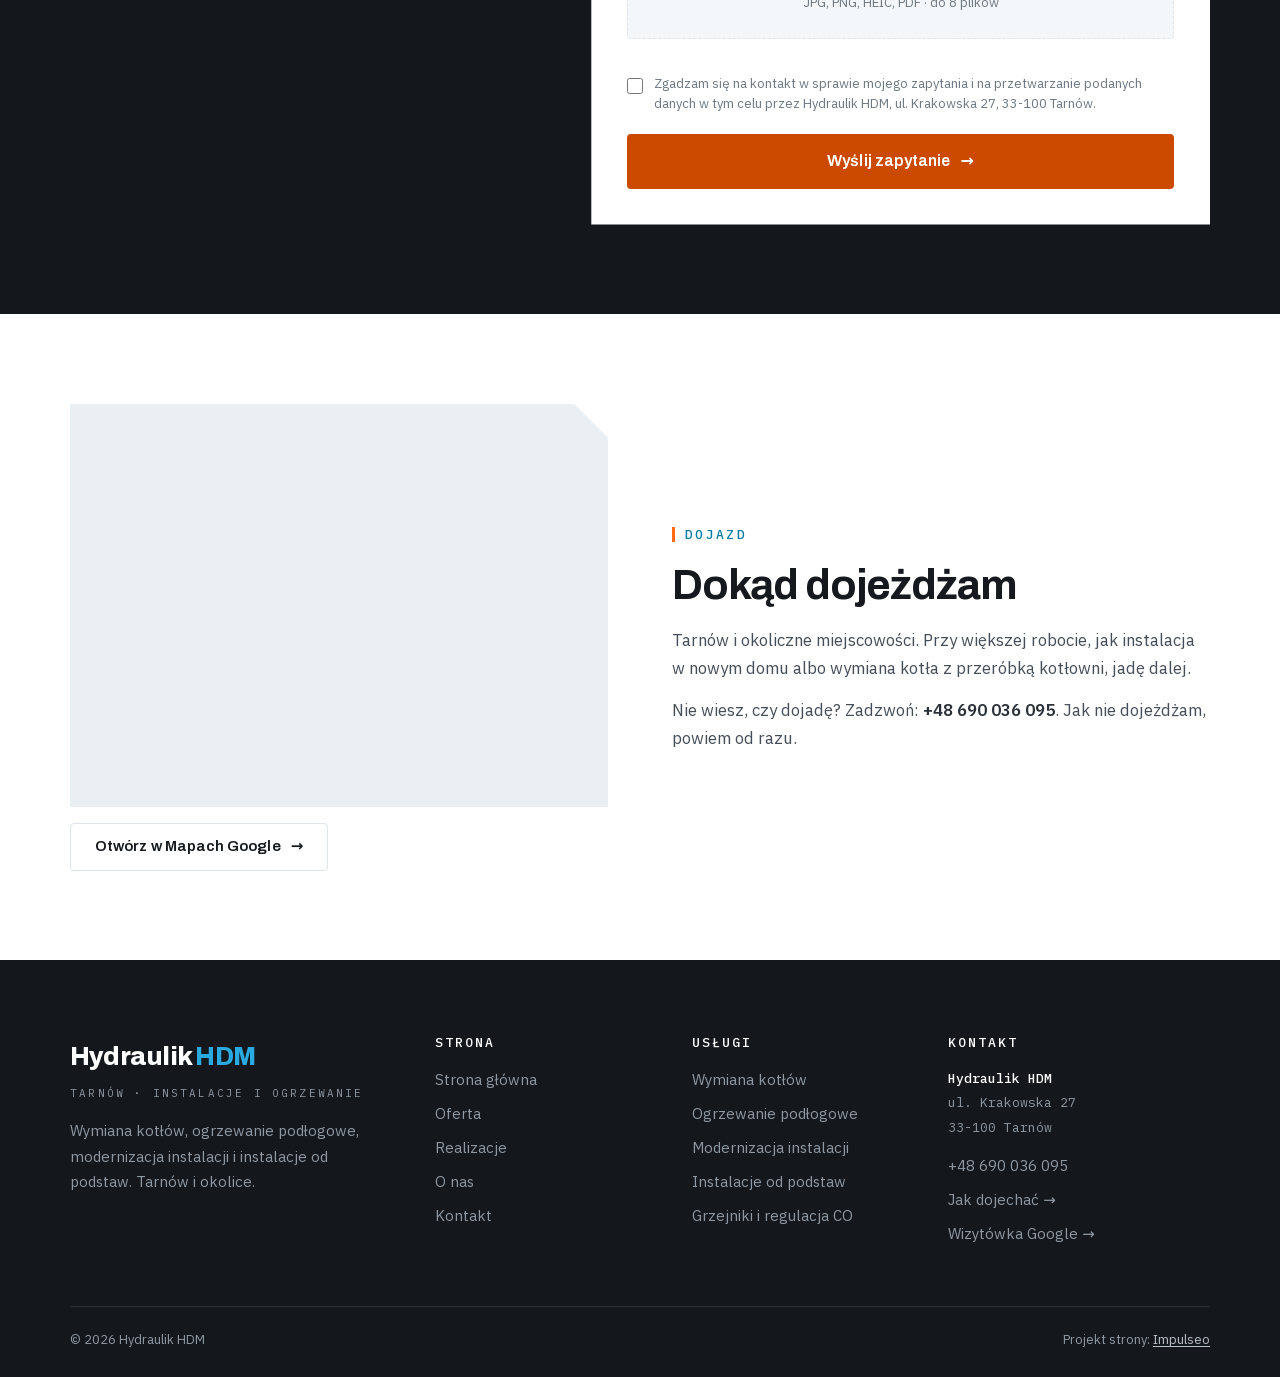
<file: kontakt.html>
<!DOCTYPE html>
<html lang="pl">
<head>
<meta charset="UTF-8">
<meta name="viewport" content="width=device-width, initial-scale=1">
<meta name="theme-color" content="#0098D1">
<title>Kontakt - Hydraulik HDM</title>
<meta name="description" content="Kontakt Hydraulik HDM - ul. Krakowska 27, 33-100 Tarnów">
<link rel="canonical" href="https://kris20032.github.io/hydraulik-hdm/kontakt.html">
<meta name="robots" content="noindex, nofollow">
<meta property="og:type" content="website">
<meta property="og:locale" content="pl_PL">
<meta property="og:site_name" content="Hydraulik HDM">
<meta property="og:title" content="Kontakt - Hydraulik HDM">
<meta property="og:description" content="Kontakt Hydraulik HDM - ul. Krakowska 27, 33-100 Tarnów">
<meta property="og:url" content="https://kris20032.github.io/hydraulik-hdm/kontakt.html">
<meta property="og:image" content="https://kris20032.github.io/hydraulik-hdm/img/og.jpg">
<meta property="og:image:width" content="1200">
<meta property="og:image:height" content="630">
<meta name="twitter:card" content="summary_large_image">
<link rel="preload" as="font" type="font/woff2" href="assets/fonts/archivo-var-latin.woff2" crossorigin>
<link rel="preload" as="font" type="font/woff2" href="assets/fonts/plexsans-var-latin.woff2" crossorigin>
<link rel="stylesheet" href="assets/styles.css?v=hdm2">
</head>
<body>

<div class="topbar">
  <div class="wrap">
    <div class="tb-l">
      <span>ul. Krakowska 27, 33-100 Tarnów</span>
      <span class="dot" aria-hidden="true"></span>
      <span>Tarnów i&nbsp;okolice</span>
    </div>
    <div class="tb-r">
      <span>Bezpłatna wycena</span>
      <span class="dot" aria-hidden="true"></span>
      <a href="tel:+48690036095">+48 690 036 095</a>
    </div>
  </div>
</div>

<header class="nav">
  <div class="wrap nav-in">
    <a class="brand" href="index.html" aria-label="Hydraulik HDM - strona główna"><span class="brand-txt">Hydraulik <em>HDM</em></span><span class="brand-sub">Tarnów · instalacje i&nbsp;ogrzewanie</span></a>
    <nav class="nav-links" id="menu">
      <a href="index.html">Strona główna</a>
      <a href="oferta.html">Oferta</a>
      <a href="realizacje.html">Realizacje</a>
      <a href="o-nas.html">O&nbsp;nas</a>
      <a href="kontakt.html" class="active">Kontakt</a>
      <span class="nav-cta">
        <a class="nav-tel" href="tel:+48690036095"><svg width="16" height="16" viewBox="0 0 24 24" fill="none" aria-hidden="true"><path d="M6.6 2h3l1.5 4.5-2.2 1.4a13 13 0 0 0 6.2 6.2l1.4-2.2L21 13.4v3A2.6 2.6 0 0 1 18.4 19 15.4 15.4 0 0 1 5 5.6 2.6 2.6 0 0 1 6.6 2Z" stroke="currentColor" stroke-width="1.7" stroke-linejoin="round"/></svg>+48 690 036 095</a>
      </span>
    </nav>
    <button class="nav-toggle" aria-label="Menu" aria-expanded="false" aria-controls="menu"><span></span><span></span><span></span></button>
  </div>
</header>

<main>
<section class="phero">
  <div class="wrap phero-in">
    <div>
      <div class="crumbs"><a href="index.html">Strona główna</a> &nbsp;/&nbsp; Kontakt</div>
      <h1>Kontakt</h1>
      <p>Opowiedz, co trzeba zrobić i&nbsp;jak wygląda instalacja. Dopytam o&nbsp;szczegóły, umówimy oględziny i&nbsp;podam cenę, zanim zacznę pracę.</p>
    </div>
    <div class="phero-facts">
      <div><b>+48 690 036 095</b></div>
      <div><b>Tarnów</b>, ul. Krakowska 27</div>
      <div><b>Wycena</b> bezpłatna</div>
    </div>
  </div>
</section>

<section>
  <div class="wrap">
    <div class="units g-4 reveal">
      <article class="unit">
        <div class="unit-n">Telefon</div>
        <div class="unit-ico"><svg width="22" height="22" viewBox="0 0 24 24" fill="none" aria-hidden="true"><path d="M6.6 2h3l1.5 4.5-2.2 1.4a13 13 0 0 0 6.2 6.2l1.4-2.2L21 13.4v3A2.6 2.6 0 0 1 18.4 19 15.4 15.4 0 0 1 5 5.6 2.6 2.6 0 0 1 6.6 2Z" stroke="currentColor" stroke-width="1.7" stroke-linejoin="round"/></svg></div>
        <h2><a href="tel:+48690036095">+48 690 036 095</a></h2>
      </article>
      <article class="unit">
        <div class="unit-n">Adres</div>
        <div class="unit-ico"><svg width="22" height="22" viewBox="0 0 24 24" fill="none" aria-hidden="true"><path d="M12 21s7-5.6 7-11a7 7 0 1 0-14 0c0 5.4 7 11 7 11Z" stroke="currentColor" stroke-width="1.7" stroke-linejoin="round"/><circle cx="12" cy="10" r="2.6" stroke="currentColor" stroke-width="1.7"/></svg></div>
        <h2>Tarnów</h2>
        <p>ul. Krakowska 27<br>33-100 Tarnów</p>
      </article>
      <article class="unit">
        <div class="unit-n">Obszar</div>
        <div class="unit-ico"><svg width="22" height="22" viewBox="0 0 24 24" fill="none" aria-hidden="true"><circle cx="12" cy="12" r="9" stroke="currentColor" stroke-width="1.7"/><path d="M3 12h18M12 3c2.6 2.6 3.8 5.6 3.8 9s-1.2 6.4-3.8 9c-2.6-2.6-3.8-5.6-3.8-9S9.4 5.6 12 3Z" stroke="currentColor" stroke-width="1.7"/></svg></div>
        <h2>Tarnów i&nbsp;okolice</h2>
        <p>Przy większej robocie dojeżdżam dalej - zapytaj.</p>
      </article>
      <article class="unit">
        <div class="unit-n">Wycena</div>
        <div class="unit-ico"><svg width="22" height="22" viewBox="0 0 24 24" fill="none" aria-hidden="true"><path d="m4.5 12.5 5 5 10-11" stroke="currentColor" stroke-width="1.9" stroke-linecap="round" stroke-linejoin="round"/></svg></div>
        <h2>Bezpłatna</h2>
        <p>Cenę znasz przed robotą.</p>
      </article>
    </div>
  </div>
</section>

<section class="form-band" id="wycena">
  <div class="wrap form-grid">
    <div class="form-side reveal">
      <span class="eyebrow">Formularz</span>
      <h2>Wypełnij formularz kontaktowy</h2>
      <p>Napisz, co i&nbsp;gdzie trzeba zrobić. Oddzwonię, dopytam o&nbsp;szczegóły i&nbsp;umówimy oględziny.</p>
      <ul>
        <li><svg width="17" height="17" viewBox="0 0 24 24" fill="none" aria-hidden="true"><path d="m4.5 12.5 5 5 10-11" stroke="currentColor" stroke-width="2.3" stroke-linecap="round" stroke-linejoin="round"/></svg><span>Możesz dołączyć zdjęcia kotłowni, instalacji albo rzut domu.</span></li>
        <li><svg width="17" height="17" viewBox="0 0 24 24" fill="none" aria-hidden="true"><path d="m4.5 12.5 5 5 10-11" stroke="currentColor" stroke-width="2.3" stroke-linecap="round" stroke-linejoin="round"/></svg><span>Cenę znasz przed robotą, nie po niej.</span></li>
        <li><svg width="17" height="17" viewBox="0 0 24 24" fill="none" aria-hidden="true"><path d="m4.5 12.5 5 5 10-11" stroke="currentColor" stroke-width="2.3" stroke-linecap="round" stroke-linejoin="round"/></svg><span>Wycena w&nbsp;Tarnowie i&nbsp;okolicy jest bezpłatna.</span></li>
      </ul>
      <div class="direct">
        <a href="tel:+48690036095"><svg width="18" height="18" viewBox="0 0 24 24" fill="none" aria-hidden="true"><path d="M6.6 2h3l1.5 4.5-2.2 1.4a13 13 0 0 0 6.2 6.2l1.4-2.2L21 13.4v3A2.6 2.6 0 0 1 18.4 19 15.4 15.4 0 0 1 5 5.6 2.6 2.6 0 0 1 6.6 2Z" stroke="currentColor" stroke-width="1.7" stroke-linejoin="round"/></svg>+48 690 036 095</a>
        <a href="https://www.google.com/maps/place/Hydraulik+HDM/@50.0208455,20.9700843,17z/data=!3m1!4b1!4m6!3m5!1s0x473d839fccb469c5:0x5fa55c6d5a12c01b!8m2!3d50.0208455!4d20.9700843!16s%2Fg%2F11zflmy1br" target="_blank" rel="noopener"><svg width="18" height="18" viewBox="0 0 24 24" fill="none" aria-hidden="true"><path d="M12 21s7-5.6 7-11a7 7 0 1 0-14 0c0 5.4 7 11 7 11Z" stroke="currentColor" stroke-width="1.7" stroke-linejoin="round"/><circle cx="12" cy="10" r="2.6" stroke="currentColor" stroke-width="1.7"/></svg>ul. Krakowska 27, Tarnów</a>
      </div>
    </div>

    <form class="quote reveal" action="#" method="post" enctype="multipart/form-data" novalidate>
      <div class="hp" aria-hidden="true"><label for="strona">Nie wypełniaj tego pola</label><input id="strona" name="strona" type="text" tabindex="-1" autocomplete="off"></div>
      <div class="f-row">
        <div class="field"><label for="imie">Imię i&nbsp;nazwisko <span class="req">*</span></label><input id="imie" name="imie" type="text" required autocomplete="name"></div>
        <div class="field"><label for="tel">Telefon <span class="req">*</span></label><input id="tel" name="telefon" type="tel" required autocomplete="tel" inputmode="tel"></div>
      </div>
      <div class="f-row">
        <div class="field"><label for="email">E-mail</label><input id="email" name="email" type="email" autocomplete="email"></div>
        <div class="field"><label for="miasto">Miejscowość <span class="req">*</span></label><input id="miasto" name="miasto" type="text" required></div>
      </div>
      <div class="f-row">
        <div class="field">
          <label for="zakres">Czego dotyczy</label>
          <select id="zakres" name="zakres">
            <option>Wymiana kotła</option>
            <option>Ogrzewanie podłogowe</option>
            <option>Modernizacja instalacji</option>
            <option>Instalacja od podstaw (budowa)</option>
            <option>Grzejniki lub regulacja CO</option>
            <option>Inne / nie wiem, potrzebuję porady</option>
          </select>
        </div>
        <div class="field">
          <label for="obiekt">Rodzaj obiektu</label>
          <select id="obiekt" name="obiekt">
            <option>Dom jednorodzinny</option>
            <option>Dom w&nbsp;budowie</option>
            <option>Mieszkanie</option>
            <option>Lokal usługowy lub biuro</option>
          </select>
        </div>
      </div>
      <div class="field">
        <label for="opis">Opis</label>
        <textarea id="opis" name="opis"></textarea>
      </div>
      <div class="field">
        <label>Zdjęcia, rzut, projekt</label>
        <div class="drop">
          <input type="file" name="zalaczniki[]" multiple accept="image/*,.pdf,.heic" aria-label="Dodaj pliki">
          <div class="di"><svg width="19" height="19" viewBox="0 0 24 24" fill="none" aria-hidden="true"><path d="M12 16V4m0 0L7.5 8.5M12 4l4.5 4.5M4 16v2.5A1.5 1.5 0 0 0 5.5 20h13a1.5 1.5 0 0 0 1.5-1.5V16" stroke="currentColor" stroke-width="1.9" stroke-linecap="round" stroke-linejoin="round"/></svg></div>
          <div class="dt">Przeciągnij pliki albo kliknij, żeby wybrać</div>
          <div class="ds">JPG, PNG, HEIC, PDF · do 8 plików</div>
        </div>
        <ul class="filelist"></ul>
      </div>
      <div class="consent">
        <input type="checkbox" id="zgoda" name="zgoda" required>
        <label for="zgoda">Zgadzam się na kontakt w&nbsp;sprawie mojego zapytania i&nbsp;na przetwarzanie podanych danych w&nbsp;tym celu przez Hydraulik HDM, ul. Krakowska 27, 33-100 Tarnów.</label>
      </div>
      <button type="submit" class="btn btn-amber btn-lg" style="width:100%">Wyślij zapytanie <span class="arr">→</span></button>
      <div class="form-msg" role="status"></div>
    </form>
  </div>
</section>

<section>
  <div class="wrap split">
    <div class="split-art reveal">
      <div class="mapa">
        <iframe title="Hydraulik HDM na mapie Google - ul. Krakowska 27, Tarnów" width="800" height="600"
          src="https://maps.google.com/maps?q=50.0208455%2C20.9700843&amp;hl=pl&amp;z=13&amp;output=embed"
          loading="lazy" referrerpolicy="no-referrer-when-downgrade"></iframe>
      </div>
      <a class="btn btn-ghost mt-s" href="https://www.google.com/maps/place/Hydraulik+HDM/@50.0208455,20.9700843,17z/data=!3m1!4b1!4m6!3m5!1s0x473d839fccb469c5:0x5fa55c6d5a12c01b!8m2!3d50.0208455!4d20.9700843!16s%2Fg%2F11zflmy1br" target="_blank" rel="noopener">Otwórz w&nbsp;Mapach Google <span class="arr">→</span></a>
    </div>
    <div class="split-copy reveal">
      <span class="eyebrow">Dojazd</span>
      <h2>Dokąd dojeżdżam</h2>
      <div class="prose">
        <p>Tarnów i&nbsp;okoliczne miejscowości. Przy większej robocie, jak instalacja w&nbsp;nowym domu albo wymiana kotła z&nbsp;przeróbką kotłowni, jadę dalej.</p>
        <p>Nie wiesz, czy dojadę? Zadzwoń: <a href="tel:+48690036095"><b>+48 690 036 095</b></a>. Jak nie dojeżdżam, powiem od razu.</p>
      </div>
    </div>
  </div>
</section>

</main>

<footer>
  <div class="wrap">
    <div class="foot-grid">
      <div class="foot-brand">
        <div class="brand-txt">Hydraulik <em>HDM</em></div>
        <div class="brand-sub">Tarnów · instalacje i&nbsp;ogrzewanie</div>
        <p>Wymiana kotłów, ogrzewanie podłogowe, modernizacja instalacji i&nbsp;instalacje od podstaw. Tarnów i&nbsp;okolice.</p>
      </div>
      <div class="foot-col">
        <h3>Strona</h3>
        <a href="index.html">Strona główna</a>
        <a href="oferta.html">Oferta</a>
        <a href="realizacje.html">Realizacje</a>
        <a href="o-nas.html">O&nbsp;nas</a>
        <a href="kontakt.html">Kontakt</a>
      </div>
      <div class="foot-col">
        <h3>Usługi</h3>
        <a href="oferta.html#kotly">Wymiana kotłów</a>
        <a href="oferta.html#podlogowka">Ogrzewanie podłogowe</a>
        <a href="oferta.html#modernizacja">Modernizacja instalacji</a>
        <a href="oferta.html#od-podstaw">Instalacje od podstaw</a>
        <a href="oferta.html#grzejniki">Grzejniki i&nbsp;regulacja CO</a>
      </div>
      <div class="foot-col">
        <h3>Kontakt</h3>
        <div class="foot-nap">
          <b>Hydraulik HDM</b><br>
          ul. Krakowska 27<br>
          33-100 Tarnów
        </div>
        <p style="margin-top:12px"><a href="tel:+48690036095">+48 690 036 095</a></p>
        <p><a href="https://www.google.com/maps/place/Hydraulik+HDM/@50.0208455,20.9700843,17z/data=!3m1!4b1!4m6!3m5!1s0x473d839fccb469c5:0x5fa55c6d5a12c01b!8m2!3d50.0208455!4d20.9700843!16s%2Fg%2F11zflmy1br" target="_blank" rel="noopener">Jak dojechać →</a></p>
        <p><a class="soc" href="https://www.google.com/maps/place/?q=place_id:ChIJxWm0zJ-DPUcRG8AqWm1cpV8" target="_blank" rel="noopener">Wizytówka Google →</a></p>
      </div>
    </div>
    <div class="foot-bot">
      <span>© <span data-year>2026</span> Hydraulik HDM</span>
      <span>Projekt strony: <a class="foot-credit" href="https://impulseo.pl" target="_blank" rel="noopener">Impulseo</a></span>
    </div>
  </div>
</footer>

<div class="callbar sticky-call">
  <a href="tel:+48690036095" class="btn btn-ink">Zadzwoń</a>
  <a href="kontakt.html#wycena" class="btn btn-amber">Zapytaj o&nbsp;wycenę</a>
</div>
<div class="demo-wazne" data-do="2026-10-26" data-cykl="3" hidden><svg class="dw-ico" width="13" height="13" viewBox="0 0 24 24" fill="none" aria-hidden="true"><circle cx="12" cy="12" r="8.6" stroke="currentColor" stroke-width="1.8"/><path d="M12 7.2V12l3.3 2" stroke="currentColor" stroke-width="1.8" stroke-linecap="round"/></svg><span class="dw-txt"></span></div>

<script src="assets/main.js?v=hdm2" defer></script>
</body>
</html>
</file>
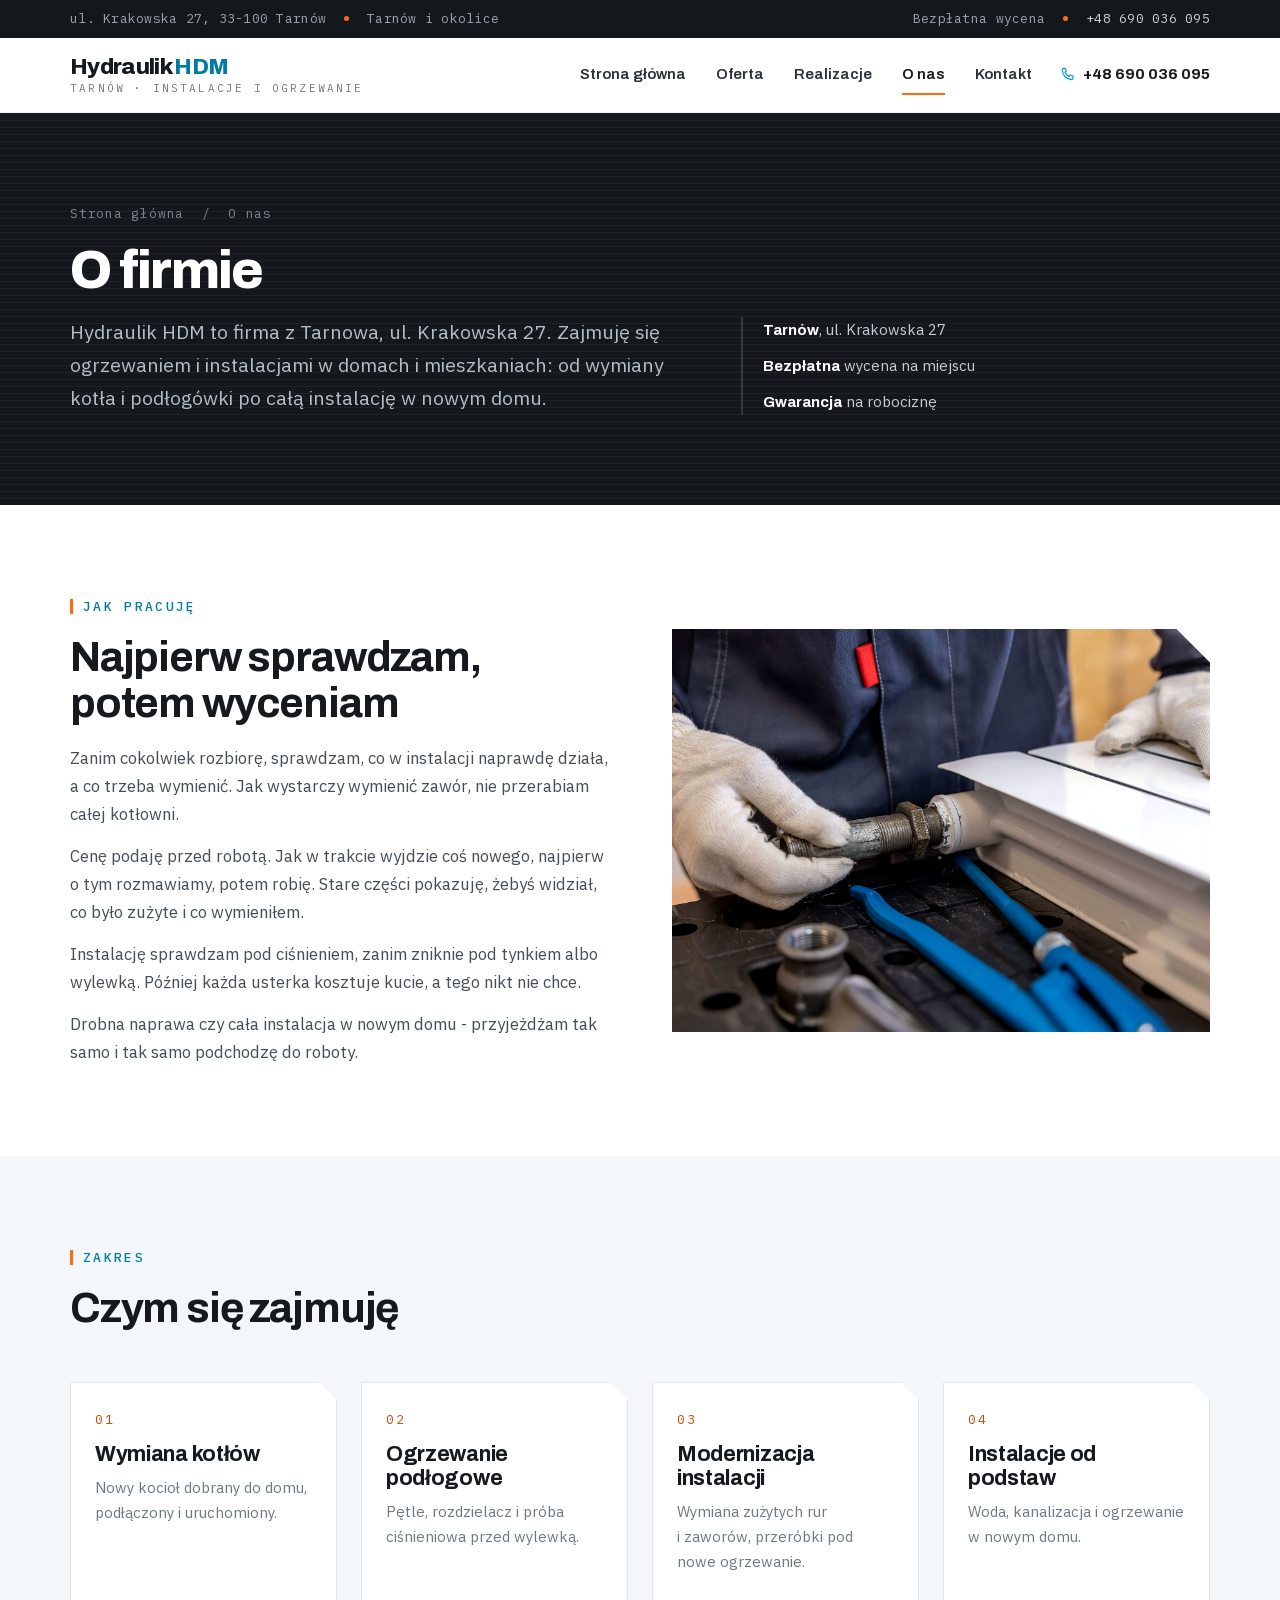
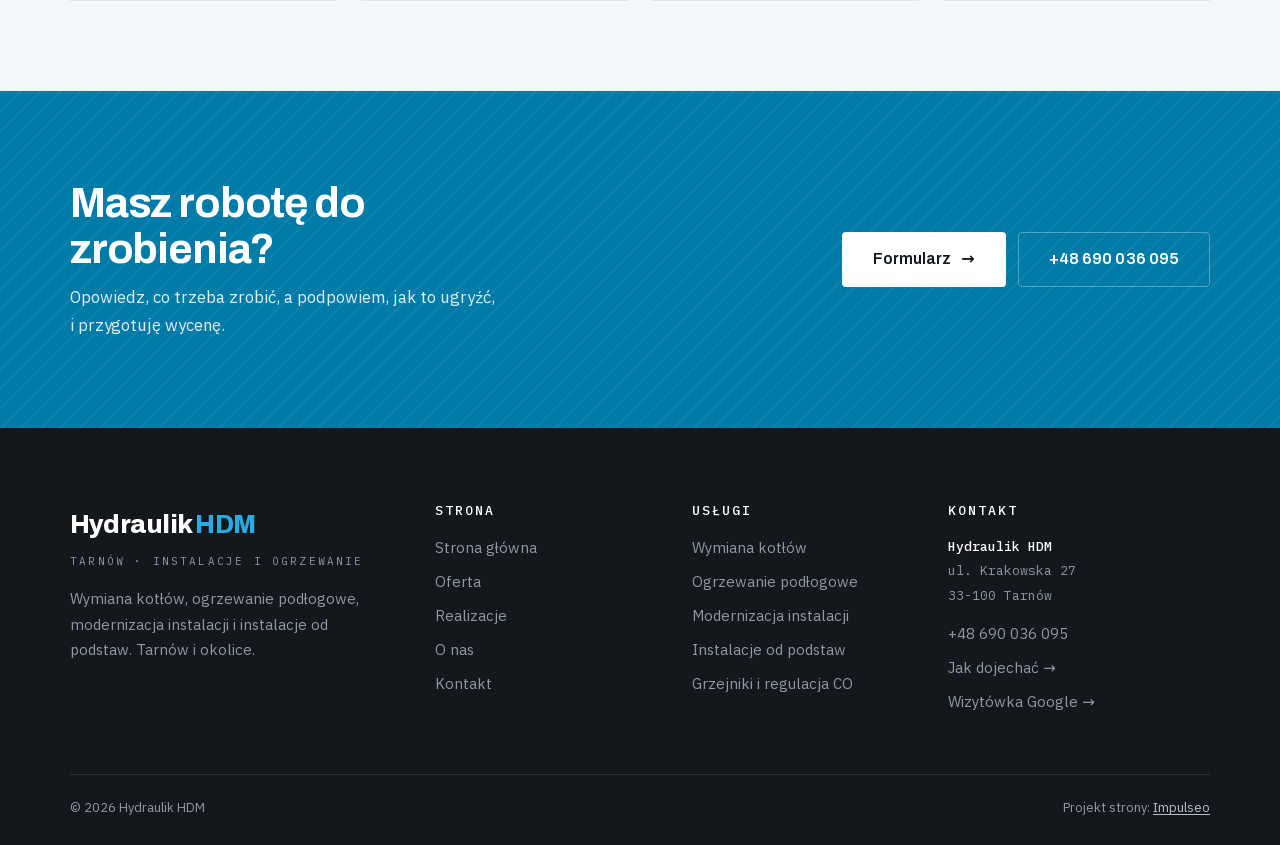
<file: o-nas.html>
<!DOCTYPE html>
<html lang="pl">
<head>
<meta charset="UTF-8">
<meta name="viewport" content="width=device-width, initial-scale=1">
<meta name="theme-color" content="#0098D1">
<title>O nas - Hydraulik HDM</title>
<meta name="description" content="Hydraulik w Tarnowie z dojazdem. Wymiana kotłów, ogrzewanie podłogowe, modernizacja instalacji i instalacje od podstaw. Cenę znasz przed robotą. Zadzwoń: +48 690 036 095.">
<link rel="canonical" href="https://kris20032.github.io/hydraulik-hdm/o-nas.html">
<meta name="robots" content="noindex, nofollow">
<meta property="og:type" content="website">
<meta property="og:locale" content="pl_PL">
<meta property="og:site_name" content="Hydraulik HDM">
<meta property="og:title" content="O nas - Hydraulik HDM">
<meta property="og:description" content="Hydraulik w Tarnowie z dojazdem. Wymiana kotłów, ogrzewanie podłogowe, modernizacja instalacji i instalacje od podstaw. Cenę znasz przed robotą. Zadzwoń: +48 690 036 095.">
<meta property="og:url" content="https://kris20032.github.io/hydraulik-hdm/o-nas.html">
<meta property="og:image" content="https://kris20032.github.io/hydraulik-hdm/img/og.jpg">
<meta property="og:image:width" content="1200">
<meta property="og:image:height" content="630">
<meta name="twitter:card" content="summary_large_image">
<link rel="preload" as="font" type="font/woff2" href="assets/fonts/archivo-var-latin.woff2" crossorigin>
<link rel="preload" as="font" type="font/woff2" href="assets/fonts/plexsans-var-latin.woff2" crossorigin>
<link rel="stylesheet" href="assets/styles.css?v=hdm2">
</head>
<body>

<div class="topbar">
  <div class="wrap">
    <div class="tb-l">
      <span>ul. Krakowska 27, 33-100 Tarnów</span>
      <span class="dot" aria-hidden="true"></span>
      <span>Tarnów i&nbsp;okolice</span>
    </div>
    <div class="tb-r">
      <span>Bezpłatna wycena</span>
      <span class="dot" aria-hidden="true"></span>
      <a href="tel:+48690036095">+48 690 036 095</a>
    </div>
  </div>
</div>

<header class="nav">
  <div class="wrap nav-in">
    <a class="brand" href="index.html" aria-label="Hydraulik HDM - strona główna"><span class="brand-txt">Hydraulik <em>HDM</em></span><span class="brand-sub">Tarnów · instalacje i&nbsp;ogrzewanie</span></a>
    <nav class="nav-links" id="menu">
      <a href="index.html">Strona główna</a>
      <a href="oferta.html">Oferta</a>
      <a href="realizacje.html">Realizacje</a>
      <a href="o-nas.html" class="active">O&nbsp;nas</a>
      <a href="kontakt.html">Kontakt</a>
      <span class="nav-cta">
        <a class="nav-tel" href="tel:+48690036095"><svg width="16" height="16" viewBox="0 0 24 24" fill="none" aria-hidden="true"><path d="M6.6 2h3l1.5 4.5-2.2 1.4a13 13 0 0 0 6.2 6.2l1.4-2.2L21 13.4v3A2.6 2.6 0 0 1 18.4 19 15.4 15.4 0 0 1 5 5.6 2.6 2.6 0 0 1 6.6 2Z" stroke="currentColor" stroke-width="1.7" stroke-linejoin="round"/></svg>+48 690 036 095</a>
      </span>
    </nav>
    <button class="nav-toggle" aria-label="Menu" aria-expanded="false" aria-controls="menu"><span></span><span></span><span></span></button>
  </div>
</header>

<main>
<section class="phero">
  <div class="wrap phero-in">
    <div>
      <div class="crumbs"><a href="index.html">Strona główna</a> &nbsp;/&nbsp; O&nbsp;nas</div>
      <h1>O&nbsp;firmie</h1>
      <p>Hydraulik HDM to firma z&nbsp;Tarnowa, ul. Krakowska 27. Zajmuję się ogrzewaniem i&nbsp;instalacjami w&nbsp;domach i&nbsp;mieszkaniach: od wymiany kotła i&nbsp;podłogówki po całą instalację w&nbsp;nowym domu.</p>
    </div>
    <div class="phero-facts">
      <div><b>Tarnów</b>, ul. Krakowska 27</div>
      <div><b>Bezpłatna</b> wycena na miejscu</div>
      <div><b>Gwarancja</b> na robociznę</div>
    </div>
  </div>
</section>

<section>
  <div class="wrap split">
    <div class="split-copy reveal">
      <span class="eyebrow">Jak pracuję</span>
      <h2>Najpierw sprawdzam, potem wyceniam</h2>
      <div class="prose">
        <p>Zanim cokolwiek rozbiorę, sprawdzam, co w&nbsp;instalacji naprawdę działa, a&nbsp;co trzeba wymienić. Jak wystarczy wymienić zawór, nie przerabiam całej kotłowni.</p>
        <p>Cenę podaję przed robotą. Jak w&nbsp;trakcie wyjdzie coś nowego, najpierw o&nbsp;tym rozmawiamy, potem robię. Stare części pokazuję, żebyś widział, co było zużyte i&nbsp;co wymieniłem.</p>
        <p>Instalację sprawdzam pod ciśnieniem, zanim zniknie pod tynkiem albo wylewką. Później każda usterka kosztuje kucie, a&nbsp;tego nikt nie chce.</p>
        <p>Drobna naprawa czy cała instalacja w&nbsp;nowym domu - przyjeżdżam tak samo i&nbsp;tak samo podchodzę do roboty.</p>
      </div>
    </div>
    <div class="split-art reveal">
      <img src="img/about.jpg" alt="Podłączanie grzejnika do instalacji" width="1880" height="1253">
    </div>
  </div>
</section>

<section class="bg-mist">
  <div class="wrap">
    <div class="head solo reveal">
      <div>
        <span class="eyebrow">Zakres</span>
        <h2>Czym się zajmuję</h2>
      </div>
    </div>
    <div class="reasons g-4">
      <article class="reason reveal"><span class="num">01</span><h3>Wymiana kotłów</h3><p>Nowy kocioł dobrany do domu, podłączony i&nbsp;uruchomiony.</p></article>
      <article class="reason reveal"><span class="num">02</span><h3>Ogrzewanie podłogowe</h3><p>Pętle, rozdzielacz i&nbsp;próba ciśnieniowa przed wylewką.</p></article>
      <article class="reason reveal"><span class="num">03</span><h3>Modernizacja instalacji</h3><p>Wymiana zużytych rur i&nbsp;zaworów, przeróbki pod nowe ogrzewanie.</p></article>
      <article class="reason reveal"><span class="num">04</span><h3>Instalacje od podstaw</h3><p>Woda, kanalizacja i&nbsp;ogrzewanie w&nbsp;nowym domu.</p></article>
    </div>
  </div>
</section>

<section class="cta-band">
  <div class="wrap cta-in">
    <div>
      <h2>Masz robotę do zrobienia?</h2>
      <p>Opowiedz, co trzeba zrobić, a&nbsp;podpowiem, jak to ugryźć, i&nbsp;przygotuję wycenę.</p>
    </div>
    <div class="cta-acts">
      <a href="kontakt.html#wycena" class="btn btn-light btn-lg">Formularz <span class="arr">→</span></a>
      <a href="tel:+48690036095" class="btn btn-on-dark btn-lg">+48 690 036 095</a>
    </div>
  </div>
</section>

</main>

<footer>
  <div class="wrap">
    <div class="foot-grid">
      <div class="foot-brand">
        <div class="brand-txt">Hydraulik <em>HDM</em></div>
        <div class="brand-sub">Tarnów · instalacje i&nbsp;ogrzewanie</div>
        <p>Wymiana kotłów, ogrzewanie podłogowe, modernizacja instalacji i&nbsp;instalacje od podstaw. Tarnów i&nbsp;okolice.</p>
      </div>
      <div class="foot-col">
        <h3>Strona</h3>
        <a href="index.html">Strona główna</a>
        <a href="oferta.html">Oferta</a>
        <a href="realizacje.html">Realizacje</a>
        <a href="o-nas.html">O&nbsp;nas</a>
        <a href="kontakt.html">Kontakt</a>
      </div>
      <div class="foot-col">
        <h3>Usługi</h3>
        <a href="oferta.html#kotly">Wymiana kotłów</a>
        <a href="oferta.html#podlogowka">Ogrzewanie podłogowe</a>
        <a href="oferta.html#modernizacja">Modernizacja instalacji</a>
        <a href="oferta.html#od-podstaw">Instalacje od podstaw</a>
        <a href="oferta.html#grzejniki">Grzejniki i&nbsp;regulacja CO</a>
      </div>
      <div class="foot-col">
        <h3>Kontakt</h3>
        <div class="foot-nap">
          <b>Hydraulik HDM</b><br>
          ul. Krakowska 27<br>
          33-100 Tarnów
        </div>
        <p style="margin-top:12px"><a href="tel:+48690036095">+48 690 036 095</a></p>
        <p><a href="https://www.google.com/maps/place/Hydraulik+HDM/@50.0208455,20.9700843,17z/data=!3m1!4b1!4m6!3m5!1s0x473d839fccb469c5:0x5fa55c6d5a12c01b!8m2!3d50.0208455!4d20.9700843!16s%2Fg%2F11zflmy1br" target="_blank" rel="noopener">Jak dojechać →</a></p>
        <p><a class="soc" href="https://www.google.com/maps/place/?q=place_id:ChIJxWm0zJ-DPUcRG8AqWm1cpV8" target="_blank" rel="noopener">Wizytówka Google →</a></p>
      </div>
    </div>
    <div class="foot-bot">
      <span>© <span data-year>2026</span> Hydraulik HDM</span>
      <span>Projekt strony: <a class="foot-credit" href="https://impulseo.pl" target="_blank" rel="noopener">Impulseo</a></span>
    </div>
  </div>
</footer>

<div class="callbar sticky-call">
  <a href="tel:+48690036095" class="btn btn-ink">Zadzwoń</a>
  <a href="kontakt.html#wycena" class="btn btn-amber">Zapytaj o&nbsp;wycenę</a>
</div>
<div class="demo-wazne" data-do="2026-10-26" data-cykl="3" hidden><svg class="dw-ico" width="13" height="13" viewBox="0 0 24 24" fill="none" aria-hidden="true"><circle cx="12" cy="12" r="8.6" stroke="currentColor" stroke-width="1.8"/><path d="M12 7.2V12l3.3 2" stroke="currentColor" stroke-width="1.8" stroke-linecap="round"/></svg><span class="dw-txt"></span></div>

<script src="assets/main.js?v=hdm2" defer></script>
</body>
</html>
</file>
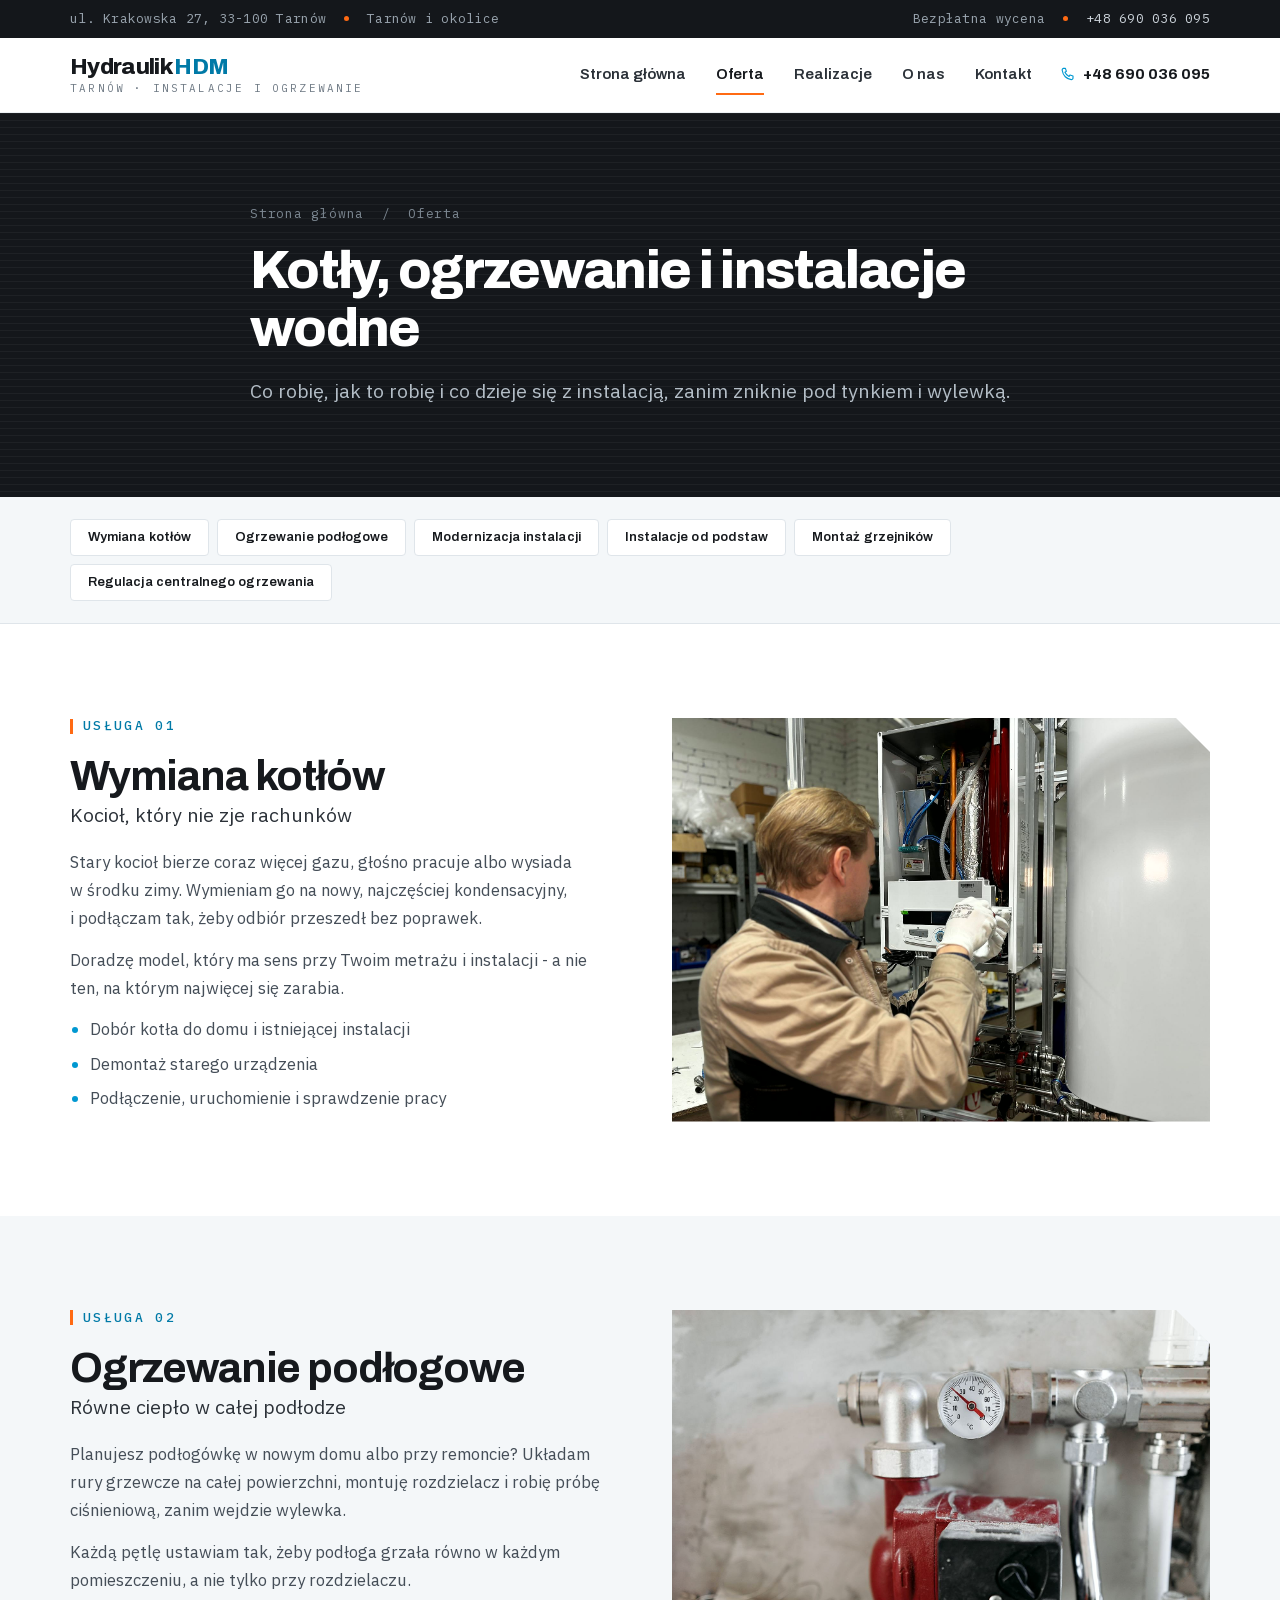
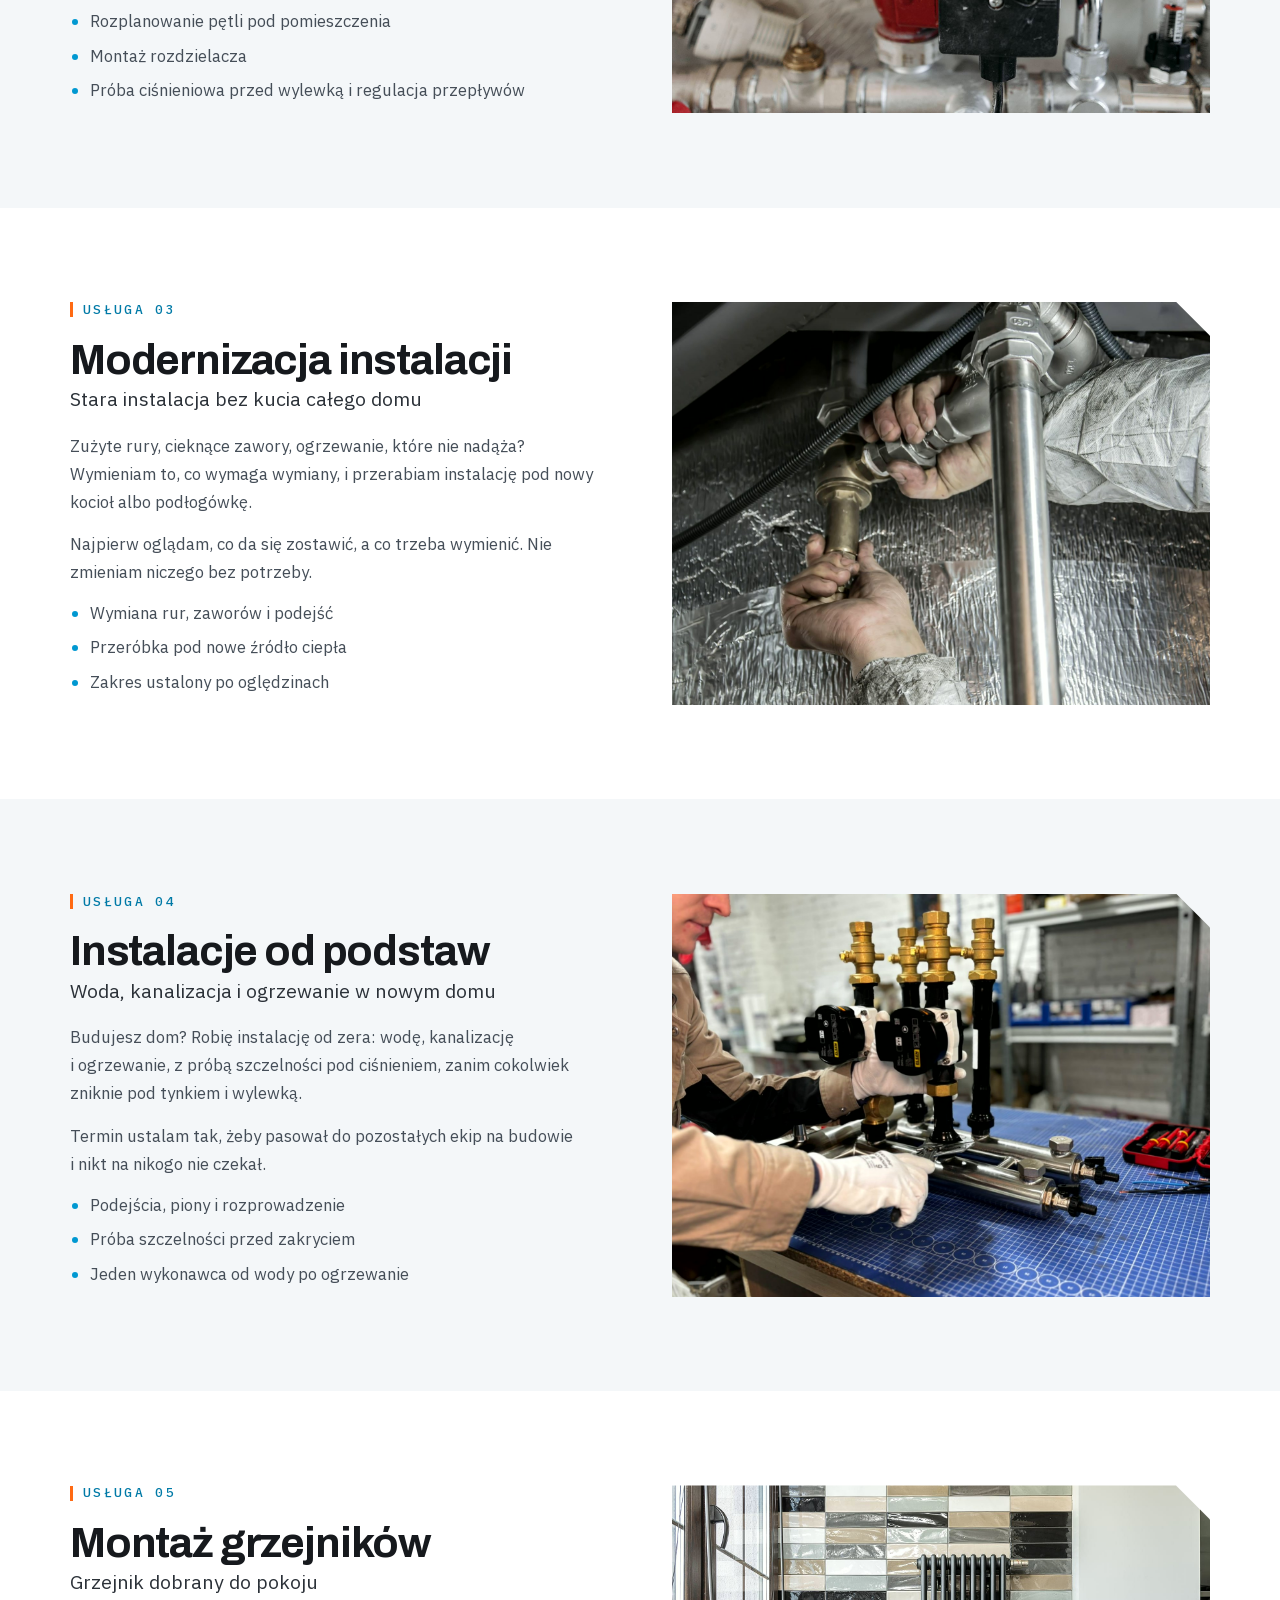
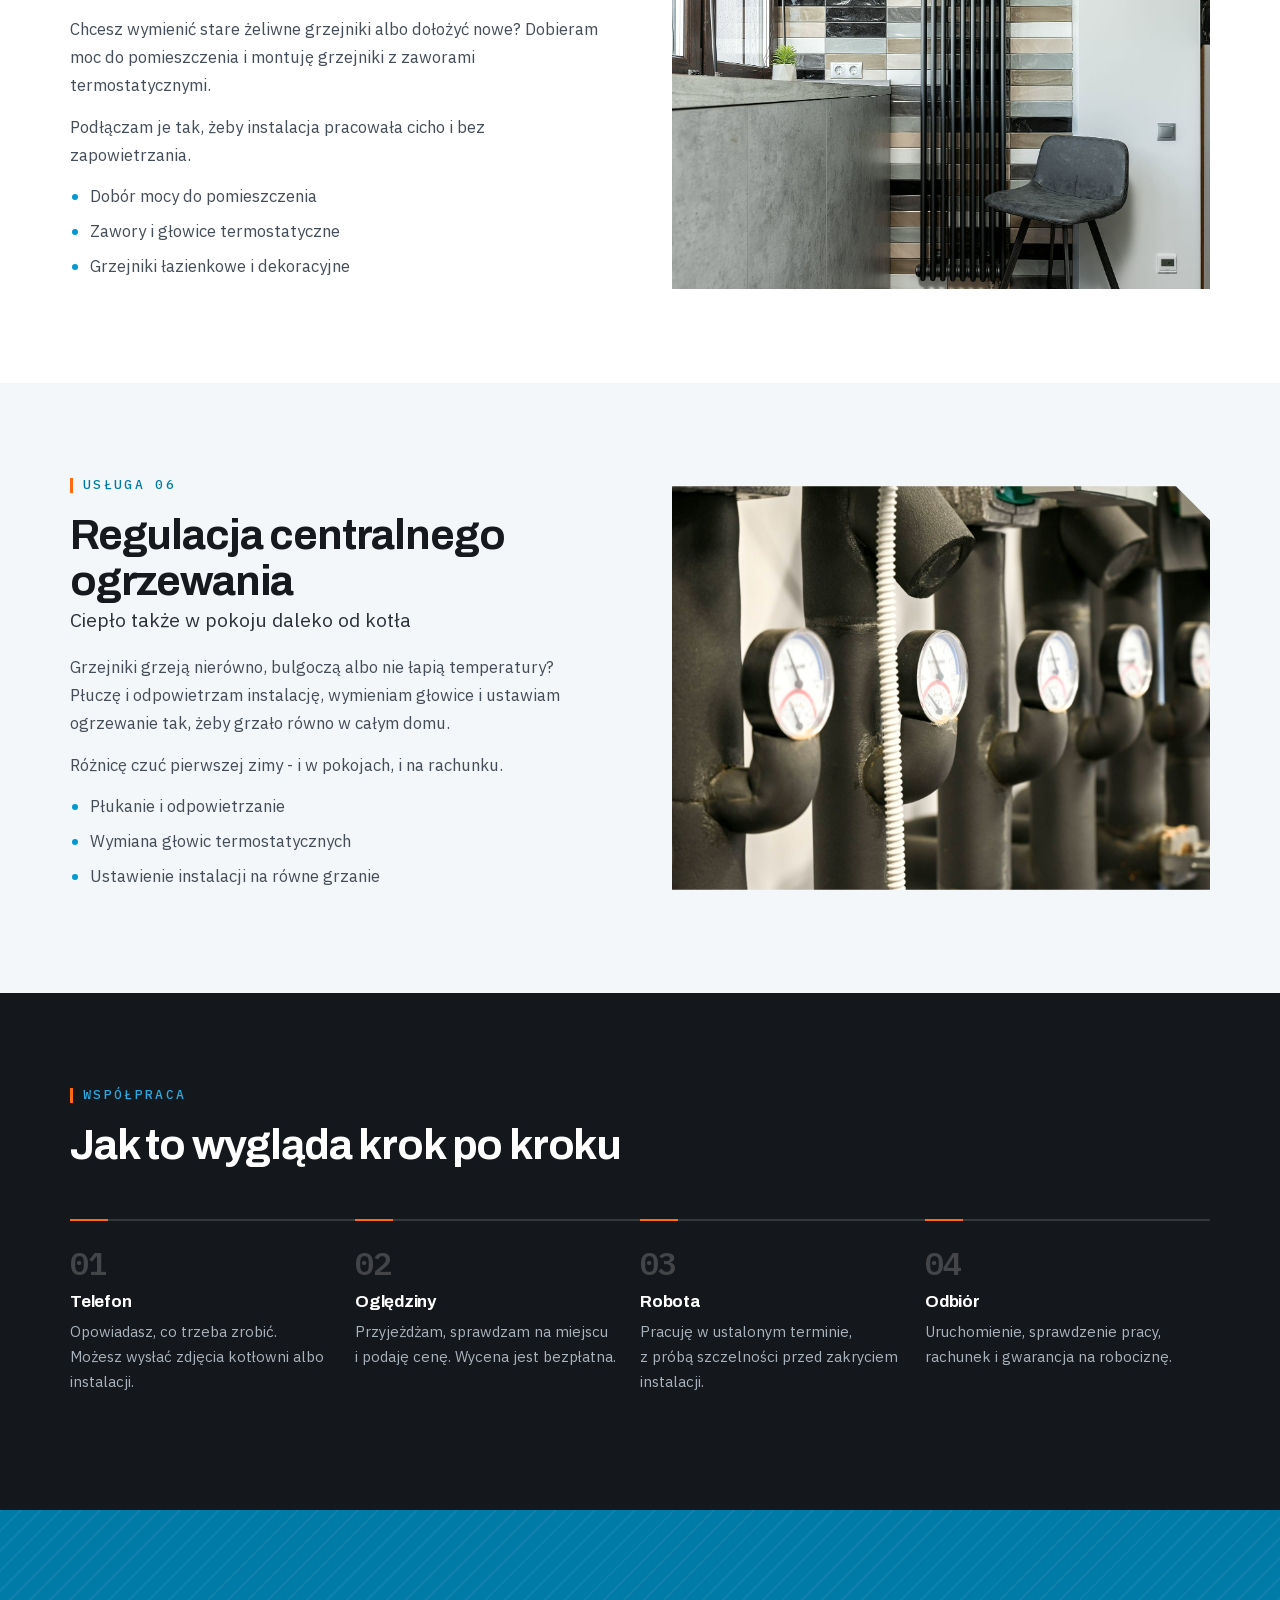
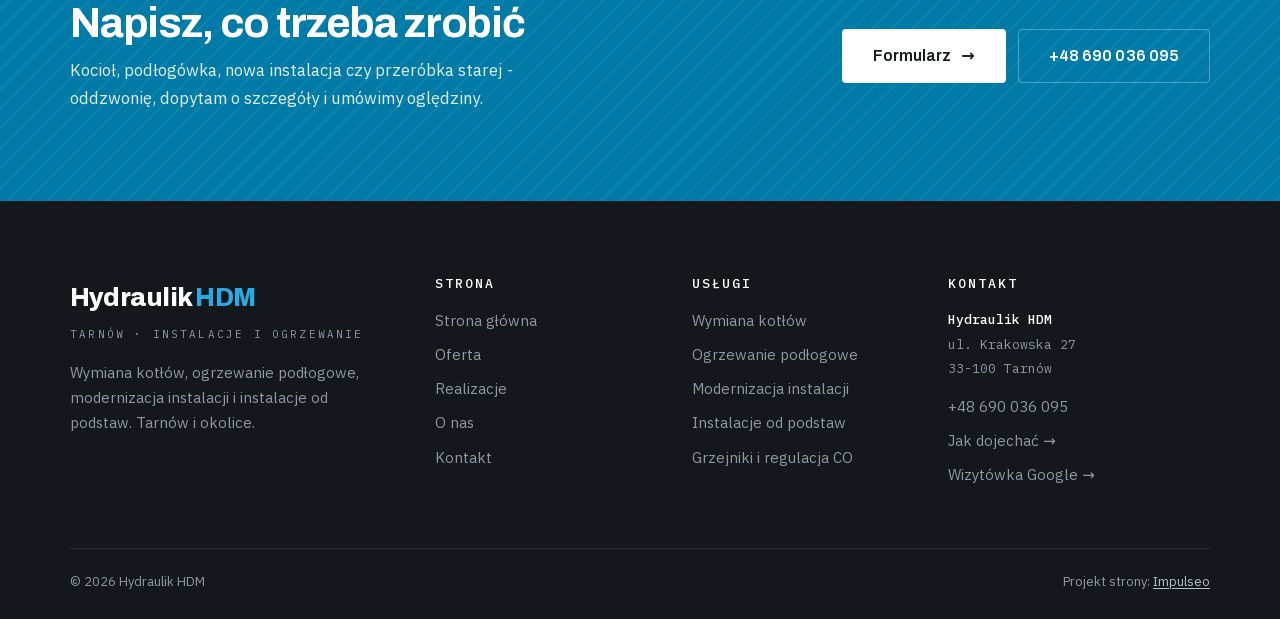
<file: oferta.html>
<!DOCTYPE html>
<html lang="pl">
<head>
<meta charset="UTF-8">
<meta name="viewport" content="width=device-width, initial-scale=1">
<meta name="theme-color" content="#0098D1">
<title>Oferta - Hydraulik HDM</title>
<meta name="description" content="Hydraulik w Tarnowie z dojazdem. Wymiana kotłów, ogrzewanie podłogowe, modernizacja instalacji i instalacje od podstaw. Cenę znasz przed robotą. Zadzwoń: +48 690 036 095.">
<link rel="canonical" href="https://kris20032.github.io/hydraulik-hdm/oferta.html">
<meta name="robots" content="noindex, nofollow">
<meta property="og:type" content="website">
<meta property="og:locale" content="pl_PL">
<meta property="og:site_name" content="Hydraulik HDM">
<meta property="og:title" content="Oferta - Hydraulik HDM">
<meta property="og:description" content="Hydraulik w Tarnowie z dojazdem. Wymiana kotłów, ogrzewanie podłogowe, modernizacja instalacji i instalacje od podstaw. Cenę znasz przed robotą. Zadzwoń: +48 690 036 095.">
<meta property="og:url" content="https://kris20032.github.io/hydraulik-hdm/oferta.html">
<meta property="og:image" content="https://kris20032.github.io/hydraulik-hdm/img/og.jpg">
<meta property="og:image:width" content="1200">
<meta property="og:image:height" content="630">
<meta name="twitter:card" content="summary_large_image">
<link rel="preload" as="font" type="font/woff2" href="assets/fonts/archivo-var-latin.woff2" crossorigin>
<link rel="preload" as="font" type="font/woff2" href="assets/fonts/plexsans-var-latin.woff2" crossorigin>
<link rel="stylesheet" href="assets/styles.css?v=hdm2">
</head>
<body>

<div class="topbar">
  <div class="wrap">
    <div class="tb-l">
      <span>ul. Krakowska 27, 33-100 Tarnów</span>
      <span class="dot" aria-hidden="true"></span>
      <span>Tarnów i&nbsp;okolice</span>
    </div>
    <div class="tb-r">
      <span>Bezpłatna wycena</span>
      <span class="dot" aria-hidden="true"></span>
      <a href="tel:+48690036095">+48 690 036 095</a>
    </div>
  </div>
</div>

<header class="nav">
  <div class="wrap nav-in">
    <a class="brand" href="index.html" aria-label="Hydraulik HDM - strona główna"><span class="brand-txt">Hydraulik <em>HDM</em></span><span class="brand-sub">Tarnów · instalacje i&nbsp;ogrzewanie</span></a>
    <nav class="nav-links" id="menu">
      <a href="index.html">Strona główna</a>
      <a href="oferta.html" class="active">Oferta</a>
      <a href="realizacje.html">Realizacje</a>
      <a href="o-nas.html">O&nbsp;nas</a>
      <a href="kontakt.html">Kontakt</a>
      <span class="nav-cta">
        <a class="nav-tel" href="tel:+48690036095"><svg width="16" height="16" viewBox="0 0 24 24" fill="none" aria-hidden="true"><path d="M6.6 2h3l1.5 4.5-2.2 1.4a13 13 0 0 0 6.2 6.2l1.4-2.2L21 13.4v3A2.6 2.6 0 0 1 18.4 19 15.4 15.4 0 0 1 5 5.6 2.6 2.6 0 0 1 6.6 2Z" stroke="currentColor" stroke-width="1.7" stroke-linejoin="round"/></svg>+48 690 036 095</a>
      </span>
    </nav>
    <button class="nav-toggle" aria-label="Menu" aria-expanded="false" aria-controls="menu"><span></span><span></span><span></span></button>
  </div>
</header>

<main>
<section class="phero">
  <div class="wrap phero-in solo">
    <div>
      <div class="crumbs"><a href="index.html">Strona główna</a> &nbsp;/&nbsp; Oferta</div>
      <h1>Kotły, ogrzewanie i&nbsp;instalacje wodne</h1>
      <p>Co robię, jak to robię i&nbsp;co dzieje się z&nbsp;instalacją, zanim zniknie pod tynkiem i&nbsp;wylewką.</p>
    </div>
  </div>
</section>

<section class="pad-0" style="padding-block:22px;background:var(--mist);border-bottom:1px solid var(--line)">
  <div class="wrap">
    <div class="gal-filters" style="margin-bottom:0">
      <a class="btn btn-ghost btn-sm" href="#kotly">Wymiana kotłów</a>
      <a class="btn btn-ghost btn-sm" href="#podlogowka">Ogrzewanie podłogowe</a>
      <a class="btn btn-ghost btn-sm" href="#modernizacja">Modernizacja instalacji</a>
      <a class="btn btn-ghost btn-sm" href="#od-podstaw">Instalacje od podstaw</a>
      <a class="btn btn-ghost btn-sm" href="#grzejniki">Montaż grzejników</a>
      <a class="btn btn-ghost btn-sm" href="#regulacja">Regulacja centralnego ogrzewania</a>
    </div>
  </div>
</section>

<section id="kotly">
  <div class="wrap split">
    <div class="split-copy reveal">
      <span class="eyebrow">Usługa 01</span>
      <h2>Wymiana kotłów</h2>
      <p class="lead">Kocioł, który nie zje rachunków</p>
      <div class="prose">
        <p>Stary kocioł bierze coraz więcej gazu, głośno pracuje albo wysiada w&nbsp;środku zimy. Wymieniam go na nowy, najczęściej kondensacyjny, i&nbsp;podłączam tak, żeby odbiór przeszedł bez poprawek.</p>
        <p>Doradzę model, który ma sens przy Twoim metrażu i&nbsp;instalacji - a&nbsp;nie ten, na którym najwięcej się zarabia.</p>
        <ul>
            <li>Dobór kotła do domu i&nbsp;istniejącej instalacji</li>
            <li>Demontaż starego urządzenia</li>
            <li>Podłączenie, uruchomienie i&nbsp;sprawdzenie pracy</li>
        </ul>
      </div>
    </div>
    <div class="split-art reveal">
      <img src="img/g3.jpg" alt="Hydraulik przy nowym kotle gazowym" width="1733" height="1300">
    </div>
  </div>
</section>

<section id="podlogowka" class="bg-mist">
  <div class="wrap split rev">
    <div class="split-copy reveal">
      <span class="eyebrow">Usługa 02</span>
      <h2>Ogrzewanie podłogowe</h2>
      <p class="lead">Równe ciepło w&nbsp;całej podłodze</p>
      <div class="prose">
        <p>Planujesz podłogówkę w&nbsp;nowym domu albo przy remoncie? Układam rury grzewcze na całej powierzchni, montuję rozdzielacz i&nbsp;robię próbę ciśnieniową, zanim wejdzie wylewka.</p>
        <p>Każdą pętlę ustawiam tak, żeby podłoga grzała równo w&nbsp;każdym pomieszczeniu, a&nbsp;nie tylko przy rozdzielaczu.</p>
        <ul>
            <li>Rozplanowanie pętli pod pomieszczenia</li>
            <li>Montaż rozdzielacza</li>
            <li>Próba ciśnieniowa przed wylewką i&nbsp;regulacja przepływów</li>
        </ul>
      </div>
    </div>
    <div class="split-art reveal">
      <img src="img/g1.jpg" alt="Rozdzielacz ogrzewania podłogowego z pompą i manometrem" loading="lazy" width="1880" height="1255">
    </div>
  </div>
</section>

<section id="modernizacja">
  <div class="wrap split">
    <div class="split-copy reveal">
      <span class="eyebrow">Usługa 03</span>
      <h2>Modernizacja instalacji</h2>
      <p class="lead">Stara instalacja bez kucia całego domu</p>
      <div class="prose">
        <p>Zużyte rury, cieknące zawory, ogrzewanie, które nie nadąża? Wymieniam to, co wymaga wymiany, i&nbsp;przerabiam instalację pod nowy kocioł albo podłogówkę.</p>
        <p>Najpierw oglądam, co da się zostawić, a&nbsp;co trzeba wymienić. Nie zmieniam niczego bez potrzeby.</p>
        <ul>
            <li>Wymiana rur, zaworów i&nbsp;podejść</li>
            <li>Przeróbka pod nowe źródło ciepła</li>
            <li>Zakres ustalony po oględzinach</li>
        </ul>
      </div>
    </div>
    <div class="split-art reveal">
      <img src="img/g2.jpg" alt="Wymiana rur instalacji grzewczej" loading="lazy" width="1840" height="1218">
    </div>
  </div>
</section>

<section id="od-podstaw" class="bg-mist">
  <div class="wrap split rev">
    <div class="split-copy reveal">
      <span class="eyebrow">Usługa 04</span>
      <h2>Instalacje od podstaw</h2>
      <p class="lead">Woda, kanalizacja i&nbsp;ogrzewanie w&nbsp;nowym domu</p>
      <div class="prose">
        <p>Budujesz dom? Robię instalację od zera: wodę, kanalizację i&nbsp;ogrzewanie, z&nbsp;próbą szczelności pod ciśnieniem, zanim cokolwiek zniknie pod tynkiem i&nbsp;wylewką.</p>
        <p>Termin ustalam tak, żeby pasował do pozostałych ekip na budowie i&nbsp;nikt na nikogo nie czekał.</p>
        <ul>
            <li>Podejścia, piony i&nbsp;rozprowadzenie</li>
            <li>Próba szczelności przed zakryciem</li>
            <li>Jeden wykonawca od wody po ogrzewanie</li>
        </ul>
      </div>
    </div>
    <div class="split-art reveal">
      <img src="img/g6.jpg" alt="Montaż rozdzielacza instalacji przed podłączeniem" loading="lazy" width="1628" height="1176">
    </div>
  </div>
</section>

<section id="grzejniki">
  <div class="wrap split">
    <div class="split-copy reveal">
      <span class="eyebrow">Usługa 05</span>
      <h2>Montaż grzejników</h2>
      <p class="lead">Grzejnik dobrany do pokoju</p>
      <div class="prose">
        <p>Chcesz wymienić stare żeliwne grzejniki albo dołożyć nowe? Dobieram moc do pomieszczenia i&nbsp;montuję grzejniki z&nbsp;zaworami termostatycznymi.</p>
        <p>Podłączam je tak, żeby instalacja pracowała cicho i&nbsp;bez zapowietrzania.</p>
        <ul>
            <li>Dobór mocy do pomieszczenia</li>
            <li>Zawory i&nbsp;głowice termostatyczne</li>
            <li>Grzejniki łazienkowe i&nbsp;dekoracyjne</li>
        </ul>
      </div>
    </div>
    <div class="split-art reveal">
      <img src="img/g4.jpg" alt="Pionowy grzejnik dekoracyjny w łazience" loading="lazy" width="1880" height="1255">
    </div>
  </div>
</section>

<section id="regulacja" class="bg-mist">
  <div class="wrap split rev">
    <div class="split-copy reveal">
      <span class="eyebrow">Usługa 06</span>
      <h2>Regulacja centralnego ogrzewania</h2>
      <p class="lead">Ciepło także w&nbsp;pokoju daleko od kotła</p>
      <div class="prose">
        <p>Grzejniki grzeją nierówno, bulgoczą albo nie łapią temperatury? Płuczę i&nbsp;odpowietrzam instalację, wymieniam głowice i&nbsp;ustawiam ogrzewanie tak, żeby grzało równo w&nbsp;całym domu.</p>
        <p>Różnicę czuć pierwszej zimy - i&nbsp;w&nbsp;pokojach, i&nbsp;na rachunku.</p>
        <ul>
            <li>Płukanie i&nbsp;odpowietrzanie</li>
            <li>Wymiana głowic termostatycznych</li>
            <li>Ustawienie instalacji na równe grzanie</li>
        </ul>
      </div>
    </div>
    <div class="split-art reveal">
      <img src="img/g5.jpg" alt="Manometry na izolowanych rurach instalacji grzewczej" loading="lazy" width="1814" height="1174">
    </div>
  </div>
</section>

<section class="bg-dark">
  <div class="wrap">
    <div class="head solo reveal">
      <div>
        <span class="eyebrow">Współpraca</span>
        <h2>Jak to wygląda krok po kroku</h2>
      </div>
    </div>
    <div class="steps g-4 reveal">
      <div class="step"><span class="step-n">01</span><h3>Telefon</h3><p>Opowiadasz, co trzeba zrobić. Możesz wysłać zdjęcia kotłowni albo instalacji.</p></div>
      <div class="step"><span class="step-n">02</span><h3>Oględziny</h3><p>Przyjeżdżam, sprawdzam na miejscu i&nbsp;podaję cenę. Wycena jest bezpłatna.</p></div>
      <div class="step"><span class="step-n">03</span><h3>Robota</h3><p>Pracuję w&nbsp;ustalonym terminie, z&nbsp;próbą szczelności przed zakryciem instalacji.</p></div>
      <div class="step"><span class="step-n">04</span><h3>Odbiór</h3><p>Uruchomienie, sprawdzenie pracy, rachunek i&nbsp;gwarancja na robociznę.</p></div>
    </div>
  </div>
</section>

<section class="cta-band">
  <div class="wrap cta-in">
    <div>
      <h2>Napisz, co trzeba zrobić</h2>
      <p>Kocioł, podłogówka, nowa instalacja czy przeróbka starej - oddzwonię, dopytam o&nbsp;szczegóły i&nbsp;umówimy oględziny.</p>
    </div>
    <div class="cta-acts">
      <a href="kontakt.html#wycena" class="btn btn-light btn-lg">Formularz <span class="arr">→</span></a>
      <a href="tel:+48690036095" class="btn btn-on-dark btn-lg">+48 690 036 095</a>
    </div>
  </div>
</section>

</main>

<footer>
  <div class="wrap">
    <div class="foot-grid">
      <div class="foot-brand">
        <div class="brand-txt">Hydraulik <em>HDM</em></div>
        <div class="brand-sub">Tarnów · instalacje i&nbsp;ogrzewanie</div>
        <p>Wymiana kotłów, ogrzewanie podłogowe, modernizacja instalacji i&nbsp;instalacje od podstaw. Tarnów i&nbsp;okolice.</p>
      </div>
      <div class="foot-col">
        <h3>Strona</h3>
        <a href="index.html">Strona główna</a>
        <a href="oferta.html">Oferta</a>
        <a href="realizacje.html">Realizacje</a>
        <a href="o-nas.html">O&nbsp;nas</a>
        <a href="kontakt.html">Kontakt</a>
      </div>
      <div class="foot-col">
        <h3>Usługi</h3>
        <a href="oferta.html#kotly">Wymiana kotłów</a>
        <a href="oferta.html#podlogowka">Ogrzewanie podłogowe</a>
        <a href="oferta.html#modernizacja">Modernizacja instalacji</a>
        <a href="oferta.html#od-podstaw">Instalacje od podstaw</a>
        <a href="oferta.html#grzejniki">Grzejniki i&nbsp;regulacja CO</a>
      </div>
      <div class="foot-col">
        <h3>Kontakt</h3>
        <div class="foot-nap">
          <b>Hydraulik HDM</b><br>
          ul. Krakowska 27<br>
          33-100 Tarnów
        </div>
        <p style="margin-top:12px"><a href="tel:+48690036095">+48 690 036 095</a></p>
        <p><a href="https://www.google.com/maps/place/Hydraulik+HDM/@50.0208455,20.9700843,17z/data=!3m1!4b1!4m6!3m5!1s0x473d839fccb469c5:0x5fa55c6d5a12c01b!8m2!3d50.0208455!4d20.9700843!16s%2Fg%2F11zflmy1br" target="_blank" rel="noopener">Jak dojechać →</a></p>
        <p><a class="soc" href="https://www.google.com/maps/place/?q=place_id:ChIJxWm0zJ-DPUcRG8AqWm1cpV8" target="_blank" rel="noopener">Wizytówka Google →</a></p>
      </div>
    </div>
    <div class="foot-bot">
      <span>© <span data-year>2026</span> Hydraulik HDM</span>
      <span>Projekt strony: <a class="foot-credit" href="https://impulseo.pl" target="_blank" rel="noopener">Impulseo</a></span>
    </div>
  </div>
</footer>

<div class="callbar sticky-call">
  <a href="tel:+48690036095" class="btn btn-ink">Zadzwoń</a>
  <a href="kontakt.html#wycena" class="btn btn-amber">Zapytaj o&nbsp;wycenę</a>
</div>
<div class="demo-wazne" data-do="2026-10-26" data-cykl="3" hidden><svg class="dw-ico" width="13" height="13" viewBox="0 0 24 24" fill="none" aria-hidden="true"><circle cx="12" cy="12" r="8.6" stroke="currentColor" stroke-width="1.8"/><path d="M12 7.2V12l3.3 2" stroke="currentColor" stroke-width="1.8" stroke-linecap="round"/></svg><span class="dw-txt"></span></div>

<script src="assets/main.js?v=hdm2" defer></script>
</body>
</html>
</file>
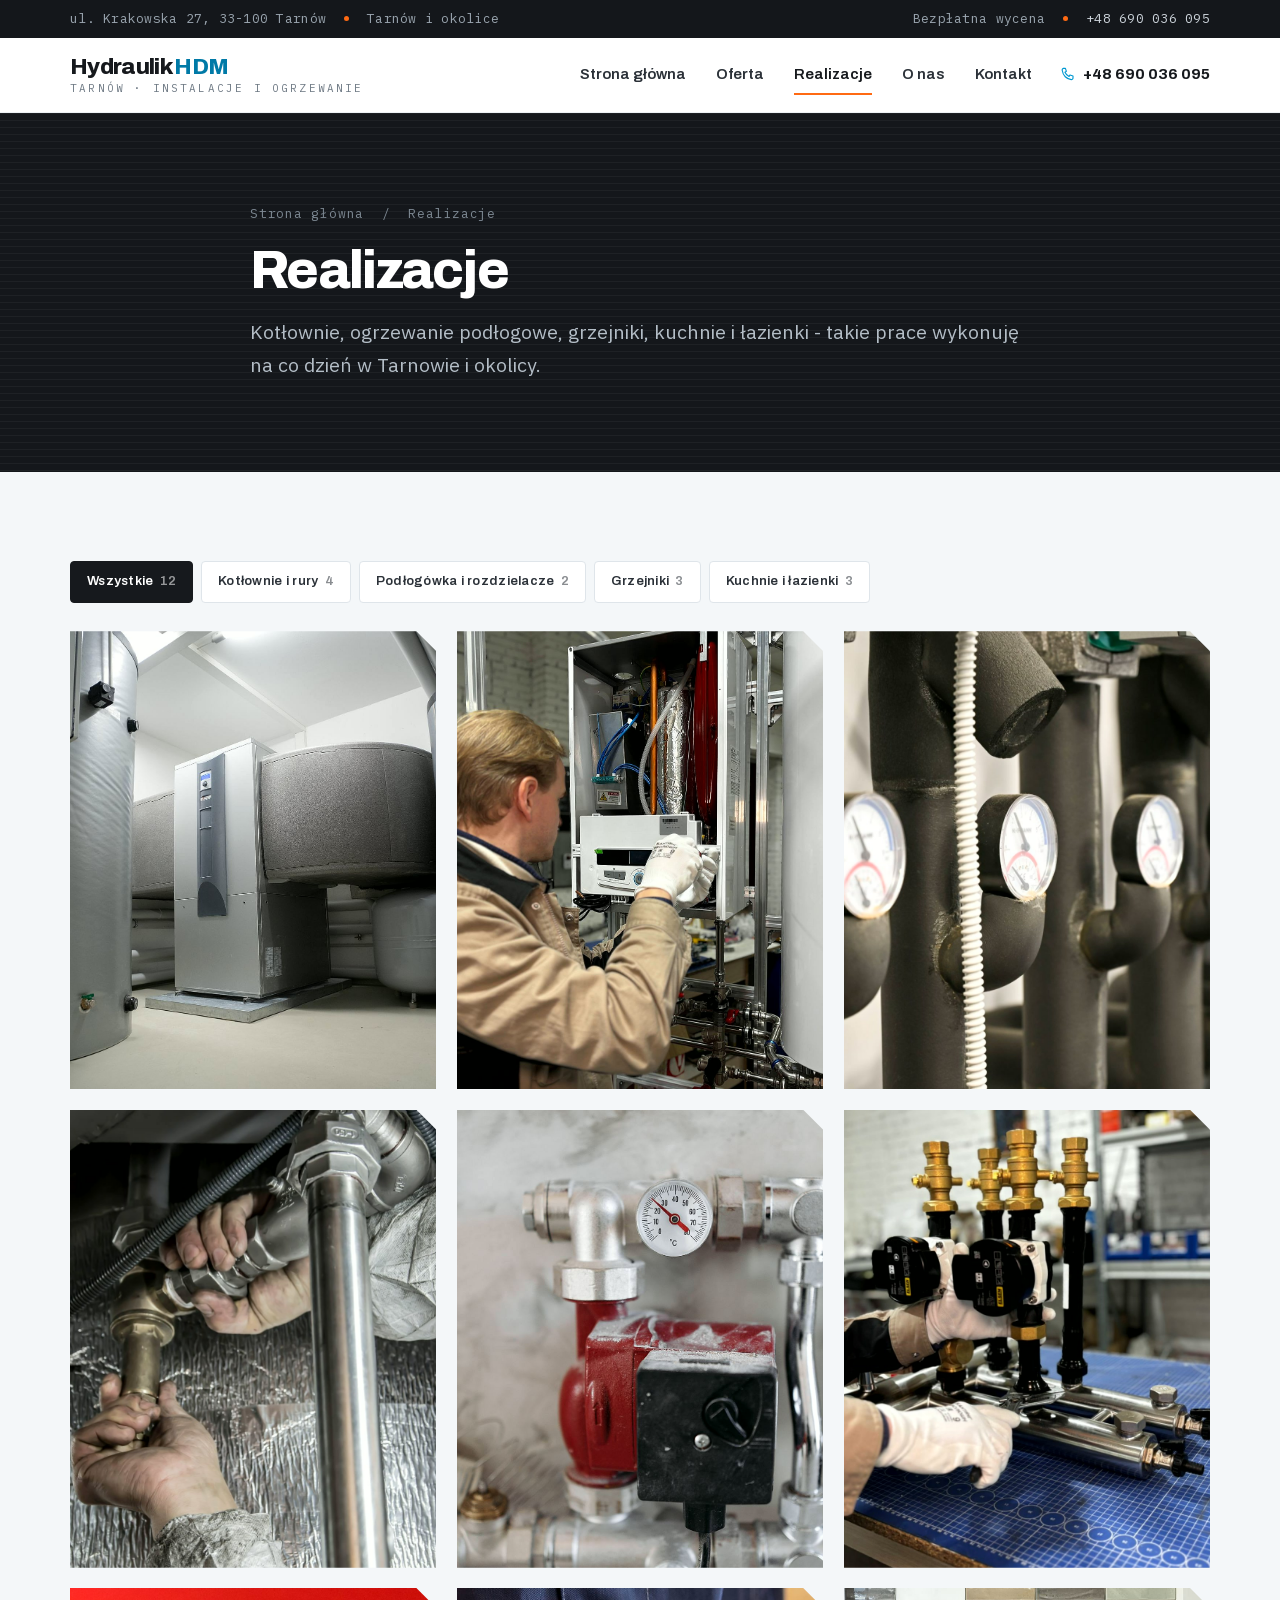
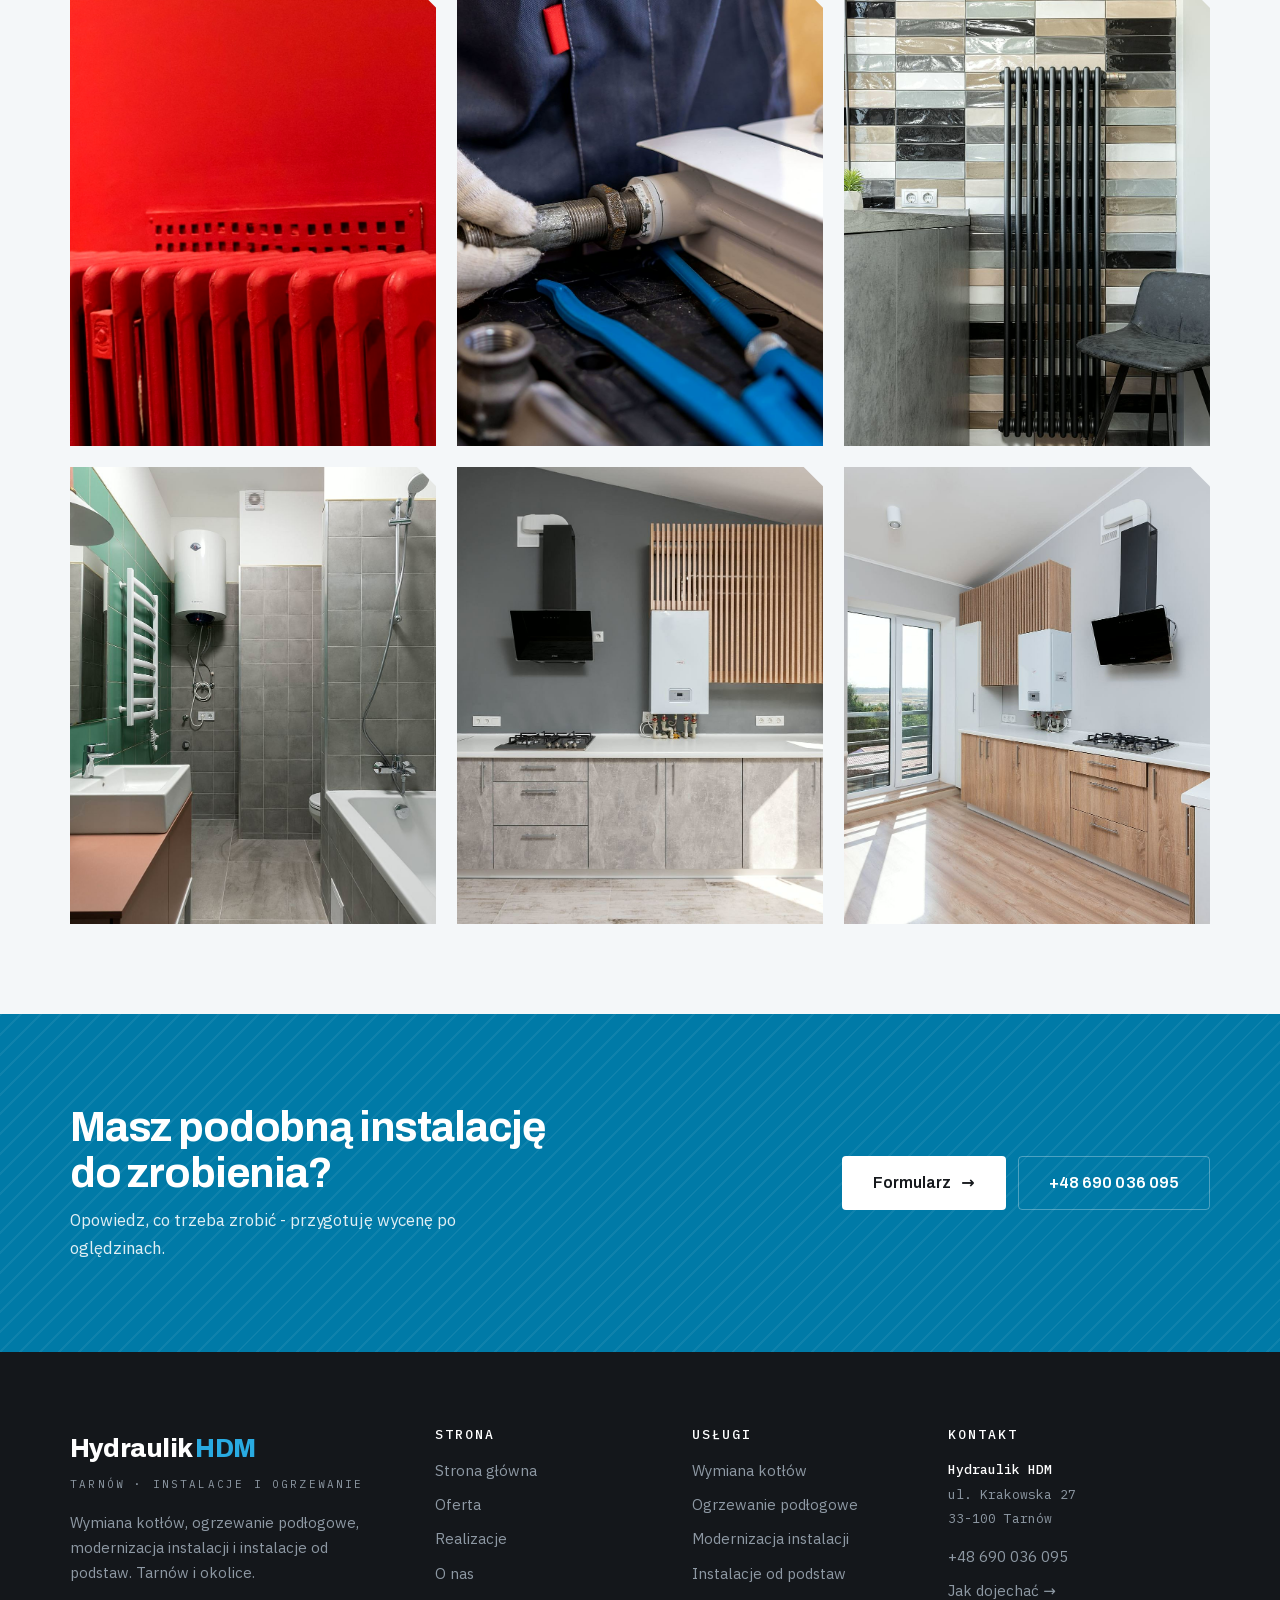
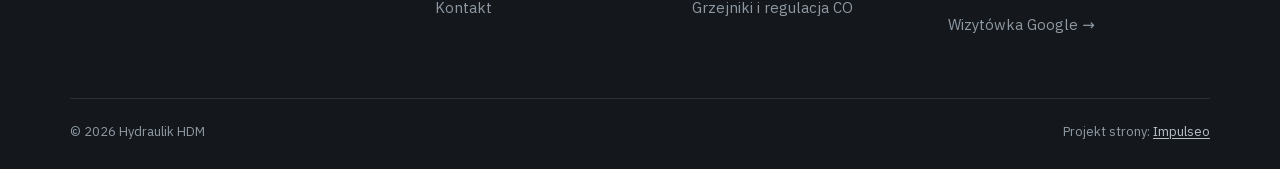
<file: realizacje.html>
<!DOCTYPE html>
<html lang="pl">
<head>
<meta charset="UTF-8">
<meta name="viewport" content="width=device-width, initial-scale=1">
<meta name="theme-color" content="#0098D1">
<title>Realizacje - Hydraulik HDM</title>
<meta name="description" content="Realizacje Hydraulik HDM: kotłownie, ogrzewanie podłogowe, grzejniki i instalacje">
<link rel="canonical" href="https://kris20032.github.io/hydraulik-hdm/realizacje.html">
<meta name="robots" content="noindex, nofollow">
<meta property="og:type" content="website">
<meta property="og:locale" content="pl_PL">
<meta property="og:site_name" content="Hydraulik HDM">
<meta property="og:title" content="Realizacje - Hydraulik HDM">
<meta property="og:description" content="Realizacje Hydraulik HDM: kotłownie, ogrzewanie podłogowe, grzejniki i instalacje">
<meta property="og:url" content="https://kris20032.github.io/hydraulik-hdm/realizacje.html">
<meta property="og:image" content="https://kris20032.github.io/hydraulik-hdm/img/og.jpg">
<meta property="og:image:width" content="1200">
<meta property="og:image:height" content="630">
<meta name="twitter:card" content="summary_large_image">
<link rel="preload" as="font" type="font/woff2" href="assets/fonts/archivo-var-latin.woff2" crossorigin>
<link rel="preload" as="font" type="font/woff2" href="assets/fonts/plexsans-var-latin.woff2" crossorigin>
<link rel="stylesheet" href="assets/styles.css?v=hdm2">
</head>
<body>

<div class="topbar">
  <div class="wrap">
    <div class="tb-l">
      <span>ul. Krakowska 27, 33-100 Tarnów</span>
      <span class="dot" aria-hidden="true"></span>
      <span>Tarnów i&nbsp;okolice</span>
    </div>
    <div class="tb-r">
      <span>Bezpłatna wycena</span>
      <span class="dot" aria-hidden="true"></span>
      <a href="tel:+48690036095">+48 690 036 095</a>
    </div>
  </div>
</div>

<header class="nav">
  <div class="wrap nav-in">
    <a class="brand" href="index.html" aria-label="Hydraulik HDM - strona główna"><span class="brand-txt">Hydraulik <em>HDM</em></span><span class="brand-sub">Tarnów · instalacje i&nbsp;ogrzewanie</span></a>
    <nav class="nav-links" id="menu">
      <a href="index.html">Strona główna</a>
      <a href="oferta.html">Oferta</a>
      <a href="realizacje.html" class="active">Realizacje</a>
      <a href="o-nas.html">O&nbsp;nas</a>
      <a href="kontakt.html">Kontakt</a>
      <span class="nav-cta">
        <a class="nav-tel" href="tel:+48690036095"><svg width="16" height="16" viewBox="0 0 24 24" fill="none" aria-hidden="true"><path d="M6.6 2h3l1.5 4.5-2.2 1.4a13 13 0 0 0 6.2 6.2l1.4-2.2L21 13.4v3A2.6 2.6 0 0 1 18.4 19 15.4 15.4 0 0 1 5 5.6 2.6 2.6 0 0 1 6.6 2Z" stroke="currentColor" stroke-width="1.7" stroke-linejoin="round"/></svg>+48 690 036 095</a>
      </span>
    </nav>
    <button class="nav-toggle" aria-label="Menu" aria-expanded="false" aria-controls="menu"><span></span><span></span><span></span></button>
  </div>
</header>

<main>
<section class="phero">
  <div class="wrap phero-in solo">
    <div>
      <div class="crumbs"><a href="index.html">Strona główna</a> &nbsp;/&nbsp; Realizacje</div>
      <h1>Realizacje</h1>
      <p>Kotłownie, ogrzewanie podłogowe, grzejniki, kuchnie i&nbsp;łazienki - takie prace wykonuję na co dzień w&nbsp;Tarnowie i&nbsp;okolicy.</p>
    </div>
  </div>
</section>

<section class="bg-mist">
  <div class="wrap">
    <div class="gal-filters reveal">
      <button type="button" class="on" data-filter="all">Wszystkie <span>12</span></button>
      <button type="button" data-filter="k">Kotłownie i&nbsp;rury <span>4</span></button>
      <button type="button" data-filter="p">Podłogówka i&nbsp;rozdzielacze <span>2</span></button>
      <button type="button" data-filter="g">Grzejniki <span>3</span></button>
      <button type="button" data-filter="w">Kuchnie i&nbsp;łazienki <span>3</span></button>
    </div>
    <div class="gal">
      <a class="shot reveal" data-cat="k" href="img/g7.jpg"><img src="img/g7.jpg" alt="Nowoczesna kotłownia z pompą ciepła i zasobnikami" width="1880" height="1253"></a>
      <a class="shot reveal" data-cat="k" href="img/g3.jpg"><img src="img/g3.jpg" alt="Hydraulik przy nowym kotle gazowym" width="1733" height="1300"></a>
      <a class="shot reveal" data-cat="k" href="img/g5.jpg"><img src="img/g5.jpg" alt="Manometry na izolowanych rurach instalacji grzewczej" width="1814" height="1174"></a>
      <a class="shot reveal" data-cat="k" href="img/g2.jpg"><img src="img/g2.jpg" alt="Wymiana rur instalacji grzewczej" width="1840" height="1218"></a>
      <a class="shot reveal" data-cat="p" href="img/g1.jpg"><img src="img/g1.jpg" alt="Rozdzielacz ogrzewania podłogowego z pompą i manometrem" loading="lazy" width="1880" height="1255"></a>
      <a class="shot reveal" data-cat="p" href="img/g6.jpg"><img src="img/g6.jpg" alt="Montaż rozdzielacza instalacji przed podłączeniem" loading="lazy" width="1628" height="1176"></a>
      <a class="shot reveal" data-cat="g" href="img/g9.jpg"><img src="img/g9.jpg" alt="Odnowiony żeliwny grzejnik z głowicą termostatyczną" loading="lazy" width="1780" height="1128"></a>
      <a class="shot reveal" data-cat="g" href="img/about.jpg"><img src="img/about.jpg" alt="Podłączanie grzejnika do instalacji" loading="lazy" width="1880" height="1253"></a>
      <a class="shot reveal" data-cat="g" href="img/g4.jpg"><img src="img/g4.jpg" alt="Pionowy grzejnik dekoracyjny w łazience" loading="lazy" width="1880" height="1255"></a>
      <a class="shot reveal" data-cat="w" href="img/g12.jpg"><img src="img/g12.jpg" alt="Łazienka z grzejnikiem drabinkowym i podgrzewaczem wody" loading="lazy" width="1880" height="1255"></a>
      <a class="shot reveal" data-cat="w" href="img/g11.jpg"><img src="img/g11.jpg" alt="Kuchnia z kotłem gazowym zabudowanym w ciągu szafek" loading="lazy" width="1880" height="1255"></a>
      <a class="shot reveal" data-cat="w" href="img/g8.jpg"><img src="img/g8.jpg" alt="Kuchnia z kotłem gazowym i grzejnikiem pod oknem" loading="lazy" width="1880" height="1255"></a>
    </div>
  </div>
</section>

<section class="cta-band">
  <div class="wrap cta-in">
    <div>
      <h2>Masz podobną instalację do zrobienia?</h2>
      <p>Opowiedz, co trzeba zrobić - przygotuję wycenę po oględzinach.</p>
    </div>
    <div class="cta-acts">
      <a href="kontakt.html#wycena" class="btn btn-light btn-lg">Formularz <span class="arr">→</span></a>
      <a href="tel:+48690036095" class="btn btn-on-dark btn-lg">+48 690 036 095</a>
    </div>
  </div>
</section>

</main>

<footer>
  <div class="wrap">
    <div class="foot-grid">
      <div class="foot-brand">
        <div class="brand-txt">Hydraulik <em>HDM</em></div>
        <div class="brand-sub">Tarnów · instalacje i&nbsp;ogrzewanie</div>
        <p>Wymiana kotłów, ogrzewanie podłogowe, modernizacja instalacji i&nbsp;instalacje od podstaw. Tarnów i&nbsp;okolice.</p>
      </div>
      <div class="foot-col">
        <h3>Strona</h3>
        <a href="index.html">Strona główna</a>
        <a href="oferta.html">Oferta</a>
        <a href="realizacje.html">Realizacje</a>
        <a href="o-nas.html">O&nbsp;nas</a>
        <a href="kontakt.html">Kontakt</a>
      </div>
      <div class="foot-col">
        <h3>Usługi</h3>
        <a href="oferta.html#kotly">Wymiana kotłów</a>
        <a href="oferta.html#podlogowka">Ogrzewanie podłogowe</a>
        <a href="oferta.html#modernizacja">Modernizacja instalacji</a>
        <a href="oferta.html#od-podstaw">Instalacje od podstaw</a>
        <a href="oferta.html#grzejniki">Grzejniki i&nbsp;regulacja CO</a>
      </div>
      <div class="foot-col">
        <h3>Kontakt</h3>
        <div class="foot-nap">
          <b>Hydraulik HDM</b><br>
          ul. Krakowska 27<br>
          33-100 Tarnów
        </div>
        <p style="margin-top:12px"><a href="tel:+48690036095">+48 690 036 095</a></p>
        <p><a href="https://www.google.com/maps/place/Hydraulik+HDM/@50.0208455,20.9700843,17z/data=!3m1!4b1!4m6!3m5!1s0x473d839fccb469c5:0x5fa55c6d5a12c01b!8m2!3d50.0208455!4d20.9700843!16s%2Fg%2F11zflmy1br" target="_blank" rel="noopener">Jak dojechać →</a></p>
        <p><a class="soc" href="https://www.google.com/maps/place/?q=place_id:ChIJxWm0zJ-DPUcRG8AqWm1cpV8" target="_blank" rel="noopener">Wizytówka Google →</a></p>
      </div>
    </div>
    <div class="foot-bot">
      <span>© <span data-year>2026</span> Hydraulik HDM</span>
      <span>Projekt strony: <a class="foot-credit" href="https://impulseo.pl" target="_blank" rel="noopener">Impulseo</a></span>
    </div>
  </div>
</footer>

<div class="callbar sticky-call">
  <a href="tel:+48690036095" class="btn btn-ink">Zadzwoń</a>
  <a href="kontakt.html#wycena" class="btn btn-amber">Zapytaj o&nbsp;wycenę</a>
</div>
<div class="demo-wazne" data-do="2026-10-26" data-cykl="3" hidden><svg class="dw-ico" width="13" height="13" viewBox="0 0 24 24" fill="none" aria-hidden="true"><circle cx="12" cy="12" r="8.6" stroke="currentColor" stroke-width="1.8"/><path d="M12 7.2V12l3.3 2" stroke="currentColor" stroke-width="1.8" stroke-linecap="round"/></svg><span class="dw-txt"></span></div>

<script src="assets/main.js?v=hdm2" defer></script>
</body>
</html>
</file>
<file: assets/styles.css>
@font-face{font-family:'Archivo';font-style:normal;font-weight:500 800;font-display:swap;src:url(fonts/archivo-var-latin-ext.woff2) format('woff2');unicode-range:U+0100-02BA, U+02BD-02C5, U+02C7-02CC, U+02CE-02D7, U+02DD-02FF, U+0304, U+0308, U+0329, U+1D00-1DBF, U+1E00-1E9F, U+1EF2-1EFF, U+2020, U+20A0-20AB, U+20AD-20C0, U+2113, U+2C60-2C7F, U+A720-A7FF}
@font-face{font-family:'Archivo';font-style:normal;font-weight:500 800;font-display:swap;src:url(fonts/archivo-var-latin.woff2) format('woff2');unicode-range:U+0000-00FF, U+0131, U+0152-0153, U+02BB-02BC, U+02C6, U+02DA, U+02DC, U+0304, U+0308, U+0329, U+2000-206F, U+20AC, U+2122, U+2191, U+2193, U+2212, U+2215, U+FEFF, U+FFFD}
@font-face{font-family:'IBM Plex Sans';font-style:normal;font-weight:400 700;font-display:swap;src:url(fonts/plexsans-var-latin-ext.woff2) format('woff2');unicode-range:U+0100-02BA, U+02BD-02C5, U+02C7-02CC, U+02CE-02D7, U+02DD-02FF, U+0304, U+0308, U+0329, U+1D00-1DBF, U+1E00-1E9F, U+1EF2-1EFF, U+2020, U+20A0-20AB, U+20AD-20C0, U+2113, U+2C60-2C7F, U+A720-A7FF}
@font-face{font-family:'IBM Plex Sans';font-style:normal;font-weight:400 700;font-display:swap;src:url(fonts/plexsans-var-latin.woff2) format('woff2');unicode-range:U+0000-00FF, U+0131, U+0152-0153, U+02BB-02BC, U+02C6, U+02DA, U+02DC, U+0304, U+0308, U+0329, U+2000-206F, U+20AC, U+2122, U+2191, U+2193, U+2212, U+2215, U+FEFF, U+FFFD}
@font-face{font-family:'IBM Plex Mono';font-style:normal;font-weight:400;font-display:swap;src:url(fonts/plexmono-400-latin-ext.woff2) format('woff2');unicode-range:U+0100-02BA, U+02BD-02C5, U+02C7-02CC, U+02CE-02D7, U+02DD-02FF, U+0304, U+0308, U+0329, U+1D00-1DBF, U+1E00-1E9F, U+1EF2-1EFF, U+2020, U+20A0-20AB, U+20AD-20C0, U+2113, U+2C60-2C7F, U+A720-A7FF}
@font-face{font-family:'IBM Plex Mono';font-style:normal;font-weight:400;font-display:swap;src:url(fonts/plexmono-400-latin.woff2) format('woff2');unicode-range:U+0000-00FF, U+0131, U+0152-0153, U+02BB-02BC, U+02C6, U+02DA, U+02DC, U+0304, U+0308, U+0329, U+2000-206F, U+20AC, U+2122, U+2191, U+2193, U+2212, U+2215, U+FEFF, U+FFFD}
@font-face{font-family:'IBM Plex Mono';font-style:normal;font-weight:500;font-display:swap;src:url(fonts/plexmono-500-latin-ext.woff2) format('woff2');unicode-range:U+0100-02BA, U+02BD-02C5, U+02C7-02CC, U+02CE-02D7, U+02DD-02FF, U+0304, U+0308, U+0329, U+1D00-1DBF, U+1E00-1E9F, U+1EF2-1EFF, U+2020, U+20A0-20AB, U+20AD-20C0, U+2113, U+2C60-2C7F, U+A720-A7FF}
@font-face{font-family:'IBM Plex Mono';font-style:normal;font-weight:500;font-display:swap;src:url(fonts/plexmono-500-latin.woff2) format('woff2');unicode-range:U+0000-00FF, U+0131, U+0152-0153, U+02BB-02BC, U+02C6, U+02DA, U+02DC, U+0304, U+0308, U+0329, U+2000-206F, U+20AC, U+2122, U+2191, U+2193, U+2212, U+2215, U+FEFF, U+FFFD}
@font-face{font-family:'IBM Plex Mono';font-style:normal;font-weight:600;font-display:swap;src:url(fonts/plexmono-600-latin-ext.woff2) format('woff2');unicode-range:U+0100-02BA, U+02BD-02C5, U+02C7-02CC, U+02CE-02D7, U+02DD-02FF, U+0304, U+0308, U+0329, U+1D00-1DBF, U+1E00-1E9F, U+1EF2-1EFF, U+2020, U+20A0-20AB, U+20AD-20C0, U+2113, U+2C60-2C7F, U+A720-A7FF}
@font-face{font-family:'IBM Plex Mono';font-style:normal;font-weight:600;font-display:swap;src:url(fonts/plexmono-600-latin.woff2) format('woff2');unicode-range:U+0000-00FF, U+0131, U+0152-0153, U+02BB-02BC, U+02C6, U+02DA, U+02DC, U+0304, U+0308, U+0329, U+2000-206F, U+20AC, U+2122, U+2191, U+2193, U+2212, U+2215, U+FEFF, U+FFFD}

/* ============================================================================
   Hydraulik HDM - Tarnów.
   Paleta: błękit + grafit + pomarańcz jako kontra.
   Kształt sygnaturowy: ścięty prawy górny róg (clip-path) + motyw "żaluzji".
   Projekt i wykonanie: Impulseo (impulseo.pl)
   ========================================================================== */

:root{
  /* --- kolory marki (z logo) --- */
  --blue:#0098D1;
  --blue-d:#007AA7;
  --blue-l:#29ABE2;
  --blue-05:rgba(0,152,209,.05);
  --blue-10:rgba(0,152,209,.10);
  --blue-20:rgba(0,152,209,.22);

  /* --- kontra --- */
  --amber:#FF6A13;
  --amber-d:#DE5200;
  --amber-t:#CB4A00;   /* pomarańcz o kontraście AA - tekst i przyciski */
  --amber-10:rgba(255,106,19,.10);
  --amber-20:rgba(255,106,19,.22);

  /* --- grafit i szarości --- */
  --ink:#16191D;
  --ink-2:#2B3138;
  --body:#454E58;
  --muted:#6D7883;
  --line:#DFE5EA;
  --line-2:#EDF1F4;

  /* --- tła --- */
  --paper:#FFFFFF;
  --mist:#F4F7F9;
  --mist-2:#E9EFF3;
  --char:#14171B;
  --char-2:#1D2228;

  /* --- typografia --- */
  --ff:'IBM Plex Sans',system-ui,-apple-system,'Segoe UI',Roboto,Arial,sans-serif;
  --fd:'Archivo',var(--ff);
  --fm:'IBM Plex Mono','SF Mono',Menlo,Consolas,monospace;

  --t-h1:clamp(2.35rem,1.55rem + 3.3vw,4.15rem);
  --t-h2:clamp(1.72rem,1.34rem + 1.6vw,2.7rem);
  --t-h3:clamp(1.16rem,1.08rem + .34vw,1.38rem);
  --t-lead:clamp(1.06rem,1rem + .28vw,1.24rem);
  --t-body:1.0425rem;
  --t-sm:.9375rem;
  --t-xs:.8125rem;

  /* --- rytm --- */
  --wrap:1220px;
  --gut:clamp(20px,4vw,40px);
  --sec:clamp(58px,7vw,110px);

  --r:4px;          /* promień bazowy - celowo mały, techniczny */
  --cut:22px;       /* ścięcie rogu */
  --sh:0 1px 2px rgba(20,25,32,.04),0 14px 34px -18px rgba(20,25,32,.24);
  --sh-l:0 2px 6px rgba(20,25,32,.05),0 34px 70px -32px rgba(20,25,32,.34);
  --ease:cubic-bezier(.22,.61,.36,1);
}

*,*::before,*::after{box-sizing:border-box;margin:0;padding:0}
html{scroll-behavior:smooth;scroll-padding-top:104px;-webkit-text-size-adjust:100%}
body{
  font-family:var(--ff);font-size:var(--t-body);line-height:1.68;
  color:var(--body);background:var(--paper);
  -webkit-font-smoothing:antialiased;text-rendering:optimizeLegibility;
  overflow-x:hidden;
}
img,svg,video{max-width:100%;display:block;height:auto}
a{color:inherit;text-decoration:none}
button,input,select,textarea{font:inherit;color:inherit}
::selection{background:var(--blue);color:#fff}
:focus-visible{outline:2px solid var(--amber);outline-offset:3px;border-radius:2px}

h1,h2,h3,h4{font-family:var(--fd);color:var(--ink);line-height:1.1;letter-spacing:-.022em;font-weight:700}
h1{font-size:var(--t-h1);font-weight:800;letter-spacing:-.032em}
h2{font-size:var(--t-h2);letter-spacing:-.028em}
h3{font-size:var(--t-h3);letter-spacing:-.014em}
h4{font-size:1.02rem;letter-spacing:-.01em}
p{max-width:68ch}
strong,b{font-weight:600;color:var(--ink-2)}

.wrap{width:100%;max-width:var(--wrap);margin-inline:auto;padding-inline:var(--gut)}
.wrap-n{max-width:960px}
section{position:relative;padding-block:var(--sec)}
.pad-0{padding-block:0}
.bg-mist{background:var(--mist)}
.bg-dark{background:var(--char);color:#C6CDD5}
.bg-dark h2,.bg-dark h3,.bg-dark h4{color:#fff}
.bg-dark strong{color:#fff}

/* ---------- motyw „żaluzji": powtarzalne poziome szczeliny ---------- */
.louvre{
  height:14px;
  background:repeating-linear-gradient(180deg,var(--ink) 0 2px,transparent 2px 5px);
  opacity:.16;
}
.louvre-a{background:repeating-linear-gradient(180deg,var(--amber) 0 2px,transparent 2px 5px);opacity:.5}
.louvre-b{background:repeating-linear-gradient(180deg,var(--blue) 0 2px,transparent 2px 5px);opacity:.45}

/* ---------- nagłówki sekcji: dwukolumnowe, nie wyśrodkowane ---------- */
.eyebrow{
  display:inline-flex;align-items:center;gap:10px;
  font-family:var(--fm);font-size:var(--t-xs);font-weight:500;
  letter-spacing:.18em;text-transform:uppercase;color:var(--blue-d);margin-bottom:16px;
}
.eyebrow::before{content:"";width:3px;height:15px;background:var(--amber);flex:none}
.eyebrow-a{color:var(--amber-t)}
.eyebrow-a::before{background:var(--blue)}
.bg-dark .eyebrow{color:var(--blue-l)}

.head{display:grid;grid-template-columns:minmax(0,1.05fr) minmax(0,.95fr);gap:clamp(20px,4vw,64px);align-items:end;margin-bottom:clamp(32px,4vw,54px)}
.head > p{color:var(--muted);font-size:var(--t-lead);max-width:52ch;padding-bottom:4px}
.head.solo{grid-template-columns:1fr;max-width:780px}
@media(max-width:860px){.head{grid-template-columns:1fr;gap:16px;align-items:start}}

/* ---------- przyciski ---------- */
.btn{
  display:inline-flex;align-items:center;justify-content:center;gap:10px;
  font-family:var(--fd);font-weight:600;font-size:var(--t-sm);letter-spacing:.005em;
  padding:14px 24px;border:1.5px solid transparent;border-radius:var(--r);
  cursor:pointer;transition:all .2s var(--ease);white-space:nowrap;line-height:1.15;
}
.btn .arr{transition:transform .2s var(--ease)}
.btn:hover .arr{transform:translateX(4px)}
.btn-primary{background:var(--blue-d);color:#fff}
.btn-primary:hover{background:#00688F}
.btn-amber{background:var(--amber-t);color:#fff}
.btn-amber:hover{background:#A83E00}
.btn-ink{background:var(--ink);color:#fff}
.btn-ink:hover{background:#000}
.btn-ghost{border-color:var(--line);color:var(--ink);background:transparent}
.btn-ghost:hover{border-color:var(--ink);background:var(--ink);color:#fff}
.btn-light{background:#fff;color:var(--ink)}
.btn-light:hover{background:var(--mist-2)}
.btn-on-dark{border-color:rgba(255,255,255,.3);color:#fff}
.btn-on-dark:hover{background:#fff;color:var(--ink);border-color:#fff}
.btn-lg{padding:17px 30px;font-size:1rem}
.btn-sm{padding:10px 17px;font-size:var(--t-xs)}

/* ---------- pasek górny + nawigacja ---------- */
.topbar{background:var(--char);color:#9AA5AF;font-size:var(--t-xs);font-family:var(--fm);letter-spacing:.02em}
.topbar .wrap{display:flex;justify-content:space-between;align-items:center;gap:16px;min-height:38px;flex-wrap:wrap}
.topbar a{color:#CFD6DD;transition:color .2s}
.topbar a:hover{color:var(--blue-l)}
.topbar .tb-l,.topbar .tb-r{display:flex;align-items:center;gap:18px;flex-wrap:wrap}
.topbar .dot{width:5px;height:5px;border-radius:50%;background:var(--amber);flex:none}
@media(max-width:720px){.topbar .tb-l{display:none}.topbar .wrap{justify-content:center}}

.nav{position:sticky;top:0;z-index:60;background:rgba(255,255,255,.94);backdrop-filter:blur(14px);border-bottom:1px solid var(--line-2);transition:box-shadow .25s}
.nav.stuck{box-shadow:0 6px 24px -16px rgba(20,25,32,.45)}
.nav-in{display:flex;align-items:center;justify-content:space-between;gap:22px;min-height:74px}
.brand img{height:44px;width:auto}
.nav-links{display:flex;align-items:center;gap:4px}
.nav-links > a{
  position:relative;font-family:var(--fd);font-weight:600;font-size:var(--t-sm);
  color:var(--ink-2);padding:9px 13px;border-radius:var(--r);transition:color .2s;
}
.nav-links > a::after{content:"";position:absolute;left:13px;right:13px;bottom:2px;height:2px;background:var(--amber);transform:scaleX(0);transform-origin:left;transition:transform .22s var(--ease)}
.nav-links > a:hover{color:var(--ink)}
.nav-links > a:hover::after,.nav-links > a.active::after{transform:scaleX(1)}
.nav-links > a.active{color:var(--ink)}
.nav-cta{display:flex;align-items:center;gap:10px;margin-left:10px}
.nav-tel{display:inline-flex;align-items:center;gap:8px;font-family:var(--fd);font-weight:700;color:var(--ink);font-size:.96rem}
.nav-tel svg{color:var(--blue)}
.nav-toggle{display:none;width:44px;height:44px;border:1px solid var(--line);border-radius:var(--r);background:#fff;flex-direction:column;justify-content:center;align-items:center;gap:5px;cursor:pointer}
.nav-toggle span{display:block;width:19px;height:2px;background:var(--ink);transition:.25s var(--ease)}
.nav-toggle.open span:nth-child(1){transform:translateY(7px) rotate(45deg)}
.nav-toggle.open span:nth-child(2){opacity:0}
.nav-toggle.open span:nth-child(3){transform:translateY(-7px) rotate(-45deg)}
@media(max-width:1040px){
  .nav-toggle{display:flex}
  /* UWAGA: .nav ma backdrop-filter, który tworzy blok zawierający dla position:fixed.
     Dlatego panel jest pozycjonowany absolutnie względem samego nagłówka. */
  .nav-links{
    position:absolute;top:100%;left:0;right:0;background:#fff;flex-direction:column;
    align-items:stretch;gap:0;padding:12px var(--gut) 30px;border-top:1px solid var(--line);
    max-height:calc(100vh - 74px);max-height:calc(100dvh - 74px);
    box-shadow:0 18px 32px -22px rgba(20,25,32,.5);
    transform:translateY(-8px);opacity:0;pointer-events:none;transition:.24s var(--ease);overflow-y:auto;
  }
  .nav-links.open{transform:none;opacity:1;pointer-events:auto}
  .nav-links > a{padding:15px 4px;border-bottom:1px solid var(--line-2);border-radius:0;font-size:1.06rem}
  .nav-links > a::after{display:none}
  .nav-cta{margin:18px 0 0;flex-direction:column;align-items:stretch}
  .nav-cta .btn{width:100%}
  .nav-tel{justify-content:center;padding:10px 0}
}

/* ---------- HERO - asymetryczny, karta nachodzi na zdjęcie ---------- */
.hero{position:relative;background:var(--char);overflow:hidden}
.hero-media{position:absolute;inset:0}
.hero-media img{width:100%;height:100%;object-fit:cover;object-position:60% 50%}
.hero-media::after{
  content:"";position:absolute;inset:0;
  background:linear-gradient(100deg,rgba(12,15,19,.93) 0%,rgba(12,15,19,.82) 34%,rgba(12,15,19,.30) 62%,rgba(12,15,19,.12) 100%);
}
.hero-in{position:relative;z-index:2;padding-block:clamp(64px,9vw,132px) clamp(96px,11vw,150px);display:grid;grid-template-columns:minmax(0,1fr) minmax(0,.72fr);gap:40px;align-items:center}
@media(max-width:1000px){.hero-in{grid-template-columns:1fr}}
.hero-copy{max-width:660px}
.hero-copy .eyebrow{color:var(--blue-l)}
.hero h1{color:#fff;margin-bottom:20px}
.hero h1 em{font-style:normal;color:var(--blue-l)}
.hero-lead{font-size:var(--t-lead);color:#D3DAE1;max-width:56ch;margin-bottom:30px}
.hero-actions{display:flex;flex-wrap:wrap;gap:12px;margin-bottom:28px}
.hero-badges{display:flex;flex-wrap:wrap;gap:10px 26px;font-size:var(--t-sm);color:#B9C2CB}
.hero-badges span{display:inline-flex;align-items:center;gap:8px}
.hero-badges svg{color:var(--amber);flex:none}
/* karta „szybka wycena" po prawej */
.hero-card{
  background:#fff;padding:26px 26px 24px;box-shadow:var(--sh-l);
  clip-path:polygon(0 0,calc(100% - var(--cut)) 0,100% var(--cut),100% 100%,0 100%);
  border-top:3px solid var(--amber);
}
.hero-card h2{font-size:var(--t-h3);letter-spacing:-.014em;margin-bottom:6px}
.hero-card p{font-size:var(--t-sm);color:var(--muted);margin-bottom:16px}
.hero-card ul{list-style:none;display:flex;flex-direction:column;gap:10px;margin-bottom:20px}
.hero-card li{display:flex;gap:10px;font-size:var(--t-sm);color:var(--ink-2);line-height:1.45}
.hero-card li svg{color:var(--blue);flex:none;margin-top:3px}
@media(max-width:1000px){.hero-card{max-width:520px}}

/* ---------- pasek zaufania (na styku hero) ---------- */
.trust{position:relative;z-index:3;margin-top:calc(var(--sec) * -0.55)}
.trust-grid{background:#fff;box-shadow:var(--sh);display:grid;grid-template-columns:repeat(4,1fr);border:1px solid var(--line-2)}
.trust-item{padding:22px 24px;border-right:1px solid var(--line-2);position:relative}
.trust-item:last-child{border-right:0}
.trust-item::before{content:"";position:absolute;left:0;top:0;width:100%;height:3px;background:var(--blue);transform:scaleX(0);transform-origin:left;transition:transform .3s var(--ease)}
.trust-item:hover::before{transform:scaleX(1)}
.trust-k{font-family:var(--fd);font-weight:800;font-size:1.55rem;color:var(--ink);letter-spacing:-.03em;line-height:1.1;font-variant-numeric:tabular-nums}
.trust-v{font-size:var(--t-xs);color:var(--muted);font-family:var(--fm);letter-spacing:.05em;text-transform:uppercase;margin-top:5px;line-height:1.4}
@media(max-width:860px){.trust-grid{grid-template-columns:repeat(2,1fr)}.trust-item:nth-child(2){border-right:0}.trust-item:nth-child(-n+2){border-bottom:1px solid var(--line-2)}}
@media(max-width:420px){.trust-grid{grid-template-columns:1fr}.trust-item{border-right:0;border-bottom:1px solid var(--line-2)}}

/* ---------- układ split (tekst + obraz) ---------- */
.split{display:grid;grid-template-columns:minmax(0,1fr) minmax(0,1fr);gap:clamp(28px,5vw,72px);align-items:center}
.split.rev .split-art{order:2}
@media(max-width:900px){.split{grid-template-columns:1fr}.split.rev .split-art{order:0}}
.split-art{position:relative}
.split-art img{width:100%;aspect-ratio:4/3;object-fit:cover;clip-path:polygon(0 0,calc(100% - 34px) 0,100% 34px,100% 100%,0 100%)}
.split-art .tagchip{
  position:absolute;left:0;bottom:0;transform:translate(-14px,14px);
  background:var(--amber-t);color:#fff;font-family:var(--fm);font-size:var(--t-xs);
  letter-spacing:.1em;text-transform:uppercase;padding:11px 17px;
}
.mapa{position:relative;aspect-ratio:4/3;overflow:hidden;background:var(--mist-2);clip-path:polygon(0 0,calc(100% - 34px) 0,100% 34px,100% 100%,0 100%)}
.mapa iframe{width:100%;height:100%;border:0;display:block}
.split-copy p + p{margin-top:15px}
.split-copy .btn{margin-top:26px}

/* ---------- karty usług: kształt jednostki wewnętrznej ---------- */
.units{display:grid;grid-template-columns:repeat(auto-fit,minmax(272px,1fr));gap:1px;background:var(--line);border:1px solid var(--line)}
.unit{
  background:#fff;padding:30px 26px 26px;position:relative;display:flex;flex-direction:column;
  transition:background .25s var(--ease);min-height:100%;
}
.unit:hover{background:var(--mist)}
.unit h2{font-size:var(--t-h3);letter-spacing:-.014em}
.unit-n{font-family:var(--fm);font-size:var(--t-xs);color:var(--muted);letter-spacing:.14em;margin-bottom:16px}
.unit-ico{width:56px;height:56px;display:grid;place-items:center;background:var(--blue-10);margin-bottom:18px;clip-path:polygon(0 0,calc(100% - 12px) 0,100% 12px,100% 100%,0 100%)}
.unit-ico img{width:78%;height:78%;object-fit:contain;display:block}
.unit h3{margin-bottom:9px}
.unit > p{font-size:var(--t-sm);color:var(--muted);flex:1}
.reason > p.card-lead{color:var(--ink);font-weight:600;margin-bottom:8px}
.bg-dark .reason > p.card-lead{color:#fff}
.unit ul{list-style:none;margin-top:16px;display:flex;flex-direction:column;gap:7px}
.unit li{font-size:var(--t-sm);color:var(--body);padding-left:16px;position:relative;line-height:1.5}
.unit li::before{content:"";position:absolute;left:0;top:.62em;width:6px;height:2px;background:var(--amber)}
/* szczelina nawiewu na dole karty */
.unit::after{
  content:"";position:absolute;left:26px;right:26px;bottom:0;height:5px;
  background:repeating-linear-gradient(90deg,var(--line) 0 8px,transparent 8px 12px);
  transition:background .3s var(--ease);
}
.unit:hover::after{background:repeating-linear-gradient(90deg,var(--amber) 0 8px,transparent 8px 12px)}

/* ---------- kafle „dlaczego" ---------- */
.reasons{display:grid;grid-template-columns:repeat(auto-fit,minmax(250px,1fr));gap:clamp(16px,2vw,24px)}
.reason{background:#fff;border:1px solid var(--line);padding:26px 24px;position:relative;clip-path:polygon(0 0,calc(100% - 18px) 0,100% 18px,100% 100%,0 100%);transition:.25s var(--ease)}
.reason:hover{border-color:var(--blue-20);transform:translateY(-3px);box-shadow:var(--sh)}
.reason .num{font-family:var(--fm);font-size:var(--t-xs);color:var(--amber-t);letter-spacing:.14em;margin-bottom:12px;display:block}
.reason h3{margin-bottom:8px}
.reason p{font-size:var(--t-sm);color:var(--muted)}
.bg-dark .reason{background:var(--char-2);border-color:rgba(255,255,255,.09)}
.bg-dark .reason:hover{border-color:rgba(41,171,226,.45)}
.bg-dark .reason p{color:#A9B3BD}

/* ---------- proces / kroki ---------- */
.steps{display:grid;grid-template-columns:repeat(auto-fit,minmax(215px,1fr));gap:0;border-top:2px solid var(--line)}
.step{padding:26px 24px 26px 0;position:relative}
.step::before{content:"";position:absolute;left:0;top:-2px;width:38px;height:2px;background:var(--amber)}
.step-n{font-family:var(--fm);font-size:2rem;font-weight:600;color:var(--line);line-height:1;letter-spacing:-.04em;display:block;margin-bottom:14px}
.step h3{font-size:1.06rem;margin-bottom:7px}
.step p{font-size:var(--t-sm);color:var(--muted)}
.bg-dark .steps{border-top-color:rgba(255,255,255,.14)}
.bg-dark .step-n{color:rgba(255,255,255,.2)}
.bg-dark .step p{color:#A9B3BD}

/* ---------- ściana marek ---------- */
.brands{display:grid;grid-template-columns:repeat(auto-fit,minmax(168px,1fr));gap:1px;background:var(--line);border:1px solid var(--line)}
.brand-tile{background:#fff;min-height:118px;display:flex;flex-direction:column;align-items:center;justify-content:center;gap:6px;padding:20px 14px;text-align:center;transition:background .22s}
.brand-tile:hover{background:var(--mist)}
.brand-tile img{max-height:38px;width:auto;object-fit:contain;opacity:.86;transition:opacity .22s,transform .22s}
.brand-tile:hover img{opacity:1;transform:scale(1.04)}
.brand-name{font-family:var(--fd);font-weight:700;font-size:1.06rem;color:var(--ink);letter-spacing:.01em}
.brand-tag{font-family:var(--fm);font-size:.7rem;letter-spacing:.11em;text-transform:uppercase;color:var(--muted)}
.tiers{display:grid;grid-template-columns:repeat(auto-fit,minmax(250px,1fr));gap:clamp(16px,2vw,24px);margin-top:28px}
.tier{border-left:3px solid var(--line);padding:4px 0 4px 18px}
.tier.t1{border-left-color:var(--muted)}
.tier.t2{border-left-color:var(--blue)}
.tier.t3{border-left-color:var(--amber)}
.tier h4{margin-bottom:6px}
.tier .who{font-family:var(--fm);font-size:var(--t-xs);color:var(--muted);letter-spacing:.06em;margin-bottom:9px}
.tier p{font-size:var(--t-sm);color:var(--muted)}

/* ---------- dane techniczne ---------- */
.tablewrap{overflow-x:auto;border:1px solid var(--line);background:#fff;-webkit-overflow-scrolling:touch}
table.data{border-collapse:collapse;width:100%;min-width:520px;font-size:var(--t-sm)}
table.data th{
  font-family:var(--fm);font-size:.72rem;font-weight:500;letter-spacing:.12em;text-transform:uppercase;
  color:var(--muted);text-align:left;padding:13px 16px;background:var(--mist);border-bottom:1px solid var(--line);white-space:nowrap;
}
table.data td{padding:13px 16px;border-bottom:1px solid var(--line-2);vertical-align:top;line-height:1.5}
table.data tr:last-child td{border-bottom:0}
table.data td.n{font-family:var(--fm);font-variant-numeric:tabular-nums;white-space:nowrap;color:var(--ink)}
table.data td strong{color:var(--ink)}
table.data tbody tr:hover{background:var(--blue-05)}
.tbl-note{font-family:var(--fm);font-size:var(--t-xs);color:var(--muted);margin-top:11px;letter-spacing:.02em}

.specs{display:grid;grid-template-columns:repeat(auto-fit,minmax(190px,1fr));gap:1px;background:var(--line);border:1px solid var(--line)}
.spec{background:#fff;padding:20px 20px 18px}
.spec .lbl{font-family:var(--fm);font-size:.7rem;letter-spacing:.13em;text-transform:uppercase;color:var(--muted);margin-bottom:8px}
.spec .val{font-family:var(--fd);font-weight:800;font-size:1.5rem;color:var(--ink);letter-spacing:-.03em;line-height:1.1;font-variant-numeric:tabular-nums}
.spec .sub{font-size:var(--t-xs);color:var(--muted);margin-top:6px;line-height:1.45}
.bg-dark .specs{background:rgba(255,255,255,.1);border-color:rgba(255,255,255,.1)}
.bg-dark .spec{background:var(--char-2)}
.bg-dark .spec .val{color:#fff}
.bg-dark .spec .sub,.bg-dark .spec .lbl{color:#8E99A4}

/* ---------- ramka informacyjna / cytat techniczny ---------- */
.callout{border-left:3px solid var(--blue);background:var(--mist);padding:22px 24px;margin-block:24px}
.callout.warn{border-left-color:var(--amber);background:var(--amber-10)}
.callout .lbl{font-family:var(--fm);font-size:.7rem;letter-spacing:.14em;text-transform:uppercase;color:var(--blue-d);margin-bottom:8px}
.callout.warn .lbl{color:var(--amber-d)}
.callout p{font-size:var(--t-sm);margin:0}
.callout p + p{margin-top:11px}

/* ---------- galeria realizacji ---------- */
.gal-filters{display:flex;flex-wrap:wrap;gap:8px;margin-bottom:28px}
.gal-filters button{
  font-family:var(--fd);font-weight:600;font-size:var(--t-xs);letter-spacing:.02em;
  padding:9px 16px;border:1px solid var(--line);background:#fff;color:var(--ink-2);
  cursor:pointer;transition:.2s var(--ease);border-radius:var(--r);
}
.gal-filters button:hover{border-color:var(--ink)}
.gal-filters button.on{background:var(--ink);color:#fff;border-color:var(--ink)}

.gal{display:grid;grid-template-columns:repeat(auto-fill,minmax(288px,1fr));gap:clamp(14px,1.6vw,22px)}
.shot{position:relative;overflow:hidden;background:var(--mist-2);display:block;clip-path:polygon(0 0,calc(100% - 20px) 0,100% 20px,100% 100%,0 100%)}
.shot img{width:100%;height:100%;object-fit:cover;aspect-ratio:4/5;transition:transform .55s var(--ease)}
.shot.wide{grid-column:span 2}
.shot.wide img{aspect-ratio:16/10}
@media(max-width:680px){.shot.wide{grid-column:span 1}}
.shot:hover img{transform:scale(1.045)}
.shot-meta{position:absolute;inset:auto 0 0 0;padding:44px 18px 16px;background:linear-gradient(180deg,transparent,rgba(10,13,17,.88));color:#fff}
.shot-meta .t{font-family:var(--fd);font-weight:700;font-size:1.01rem;line-height:1.25}
.shot-meta .s{font-family:var(--fm);font-size:.72rem;letter-spacing:.09em;text-transform:uppercase;color:#9FB6C4;margin-top:5px}

/* ---------- placeholder zdjęcia ---------- */
.ph{
  position:relative;background:
    repeating-linear-gradient(135deg,var(--mist) 0 12px,var(--mist-2) 12px 24px);
  border:1px dashed var(--line);display:grid;place-items:center;text-align:center;padding:24px;
  min-height:220px;
}
.ph span{font-family:var(--fm);font-size:var(--t-xs);letter-spacing:.1em;text-transform:uppercase;color:var(--muted);max-width:26ch;line-height:1.6}
.ph::before{content:"";position:absolute;inset:10px;border:1px solid rgba(0,152,209,.16);pointer-events:none}
.ph.ratio-45{aspect-ratio:4/5;min-height:0}
.ph.ratio-43{aspect-ratio:4/3;min-height:0}
.ph.ratio-169{aspect-ratio:16/9;min-height:0}

/* ---------- opinie ---------- */
.reviews{display:grid;grid-template-columns:repeat(auto-fit,minmax(288px,1fr));gap:clamp(16px,2vw,24px)}
.review{background:#fff;border:1px solid var(--line);padding:26px 24px;display:flex;flex-direction:column;clip-path:polygon(0 0,calc(100% - 18px) 0,100% 18px,100% 100%,0 100%)}
.review .stars{color:var(--amber);font-size:.9rem;letter-spacing:.16em;margin-bottom:13px}
.review p{font-size:var(--t-sm);color:var(--body);flex:1;font-style:italic;max-width:none}
.review .who{margin-top:17px;padding-top:15px;border-top:1px solid var(--line-2);font-family:var(--fd);font-weight:700;color:var(--ink);font-size:var(--t-sm)}
.review .src{font-family:var(--fm);font-size:.7rem;letter-spacing:.09em;text-transform:uppercase;color:var(--muted);margin-top:3px}

/* ---------- obszar działania ---------- */
.zones{display:grid;grid-template-columns:repeat(auto-fit,minmax(300px,1fr));gap:clamp(18px,2.4vw,30px)}
.zone{background:#fff;border:1px solid var(--line);padding:28px 26px;position:relative}
.zone::before{content:"";position:absolute;top:0;left:0;right:0;height:3px;background:var(--blue)}
.zone.z2::before{background:var(--amber)}
.zone .z-k{font-family:var(--fm);font-size:var(--t-xs);letter-spacing:.13em;text-transform:uppercase;color:var(--muted);margin-bottom:10px}
.zone h3{margin-bottom:6px}
.zone > p{font-size:var(--t-sm);color:var(--muted);margin-bottom:18px}
.places{display:flex;flex-wrap:wrap;gap:7px}
.places span{font-size:var(--t-xs);background:var(--mist);border:1px solid var(--line-2);padding:5px 11px;color:var(--ink-2);border-radius:2px}
.places span.hi{background:var(--blue-10);border-color:var(--blue-20);color:var(--blue-d);font-weight:600}

/* ---------- FAQ ---------- */
.faq{border-top:1px solid var(--line)}
.faq details{border-bottom:1px solid var(--line)}
.faq summary{
  list-style:none;cursor:pointer;padding:22px 46px 22px 0;position:relative;
  font-family:var(--fd);font-weight:700;color:var(--ink);font-size:1.04rem;line-height:1.4;letter-spacing:-.012em;
}
.faq summary::-webkit-details-marker{display:none}
.faq summary::after{
  content:"";position:absolute;right:8px;top:50%;width:13px;height:13px;margin-top:-7px;
  border-right:2px solid var(--blue);border-bottom:2px solid var(--blue);
  transform:rotate(45deg);transition:transform .25s var(--ease);
}
.faq details[open] summary::after{transform:rotate(-135deg);border-color:var(--amber)}
.faq summary:hover{color:var(--blue-d)}
.faq .ans{padding:0 0 24px;font-size:var(--t-sm);color:var(--muted)}
.faq .ans p + p{margin-top:11px}
.faq .ans ul{margin:11px 0 0 18px;display:flex;flex-direction:column;gap:6px}

/* ---------- formularz ---------- */
.form-band{background:var(--char);color:#C6CDD5;position:relative;overflow:hidden}
.form-band::before{
  content:"";position:absolute;right:-90px;top:-90px;width:340px;height:340px;
  border:1px solid rgba(41,171,226,.16);border-radius:50%;pointer-events:none;
}
.form-band::after{
  content:"";position:absolute;right:-30px;top:-30px;width:220px;height:220px;
  border:1px solid rgba(255,106,19,.14);border-radius:50%;pointer-events:none;
}
.form-grid{display:grid;grid-template-columns:minmax(0,.85fr) minmax(0,1.15fr);gap:clamp(28px,5vw,64px);align-items:start;position:relative;z-index:2}
@media(max-width:900px){.form-grid{grid-template-columns:1fr}}
.form-side h2{color:#fff;margin-bottom:14px}
.form-side p{color:#AAB4BE;font-size:var(--t-sm)}
.form-side ul{list-style:none;margin-top:24px;display:flex;flex-direction:column;gap:13px}
.form-side li{display:flex;gap:12px;font-size:var(--t-sm);color:#C6CDD5;line-height:1.5}
.form-side li svg{color:var(--amber);flex:none;margin-top:3px}
.form-side .direct{margin-top:28px;padding-top:22px;border-top:1px solid rgba(255,255,255,.12);display:flex;flex-direction:column;gap:9px}
.form-side .direct a{font-family:var(--fd);font-weight:700;color:#fff;font-size:1.1rem;display:inline-flex;align-items:center;gap:10px}
.form-side .direct a svg{color:var(--blue-l)}
.form-side .direct a:hover{color:var(--blue-l)}

form.quote{background:#fff;padding:clamp(24px,3vw,36px);clip-path:polygon(0 0,calc(100% - 28px) 0,100% 28px,100% 100%,0 100%)}
.f-row{display:grid;grid-template-columns:1fr 1fr;gap:16px}
@media(max-width:560px){.f-row{grid-template-columns:1fr}}
.field{display:flex;flex-direction:column;gap:7px;margin-bottom:16px}
.field label{font-family:var(--fm);font-size:.72rem;letter-spacing:.1em;text-transform:uppercase;color:var(--muted)}
.field label .req{color:var(--amber)}
.field input,.field select,.field textarea{
  border:1px solid var(--line);background:var(--mist);padding:13px 14px;border-radius:var(--r);
  font-size:var(--t-sm);color:var(--ink);transition:.2s var(--ease);width:100%;
}
.field input:focus,.field select:focus,.field textarea:focus{outline:none;border-color:var(--blue);background:#fff;box-shadow:0 0 0 3px var(--blue-10)}
.field textarea{resize:vertical;min-height:112px;font-family:var(--ff)}
.field select{appearance:none;background-image:url("data:image/svg+xml,%3Csvg xmlns='http://www.w3.org/2000/svg' width='12' height='8' viewBox='0 0 12 8'%3E%3Cpath d='M1 1l5 5 5-5' stroke='%236D7883' stroke-width='1.6' fill='none' stroke-linecap='round'/%3E%3C/svg%3E");background-repeat:no-repeat;background-position:right 14px center;padding-right:36px}

/* strefa wgrywania plików */
.drop{
  border:1.5px dashed var(--line);background:var(--mist);padding:24px 20px;text-align:center;
  cursor:pointer;transition:.22s var(--ease);border-radius:var(--r);position:relative;
}
.drop:hover,.drop.over{border-color:var(--blue);background:var(--blue-05)}
.drop input[type=file]{position:absolute;inset:0;opacity:0;cursor:pointer;width:100%;height:100%}
.drop .di{width:38px;height:38px;margin:0 auto 11px;display:grid;place-items:center;background:var(--blue-10);color:var(--blue);border-radius:50%}
.drop .dt{font-family:var(--fd);font-weight:700;color:var(--ink);font-size:var(--t-sm)}
.drop .ds{font-size:var(--t-xs);color:var(--muted);margin-top:5px}
.filelist{list-style:none;margin-top:12px;display:flex;flex-direction:column;gap:7px}
.filelist li{display:flex;align-items:center;gap:10px;font-size:var(--t-xs);background:var(--mist);border:1px solid var(--line-2);padding:8px 11px;border-radius:var(--r)}
.filelist li .fn{flex:1;overflow:hidden;text-overflow:ellipsis;white-space:nowrap;color:var(--ink-2)}
.filelist li .fs{font-family:var(--fm);color:var(--muted)}
.filelist li button{background:none;border:0;color:var(--muted);cursor:pointer;font-size:1rem;line-height:1;padding:2px 4px}
.filelist li button:hover{color:var(--amber-d)}

.consent{display:flex;gap:11px;align-items:flex-start;margin:6px 0 20px}
.consent input{margin-top:4px;width:16px;height:16px;accent-color:var(--blue);flex:none}
.consent label{font-size:var(--t-xs);color:var(--muted);line-height:1.55}
.form-msg{margin-top:14px;font-size:var(--t-sm);display:none}
.hp{position:absolute;left:-9999px;width:1px;height:1px;overflow:hidden}
.form-msg.ok{display:block;color:#0B7A4B}
.form-msg.err{display:block;color:var(--amber-d)}

/* ---------- CTA pas ---------- */
.cta-band{background:var(--blue);color:#fff;position:relative;overflow:hidden}
.cta-band::before{content:"";position:absolute;inset:0;background:repeating-linear-gradient(135deg,rgba(255,255,255,.06) 0 2px,transparent 2px 14px);pointer-events:none}
.cta-in{display:flex;flex-wrap:wrap;gap:26px;align-items:center;justify-content:space-between;position:relative;z-index:2}
.cta-in h2{color:#fff;max-width:20ch}
.cta-in p{color:rgba(255,255,255,.88);margin-top:10px;max-width:46ch}
.cta-acts{display:flex;flex-wrap:wrap;gap:12px}

/* ---------- nagłówek podstrony ---------- */
.phero{background:var(--char);color:#fff;position:relative;overflow:hidden;padding-block:clamp(52px,7vw,96px)}
.phero::before{content:"";position:absolute;inset:0;background:repeating-linear-gradient(180deg,rgba(255,255,255,.045) 0 1px,transparent 1px 7px);pointer-events:none}
.phero-in{position:relative;z-index:2;display:grid;grid-template-columns:minmax(0,1.15fr) minmax(0,.85fr);gap:36px;align-items:end}
@media(max-width:860px){.phero-in{grid-template-columns:1fr;align-items:start}}
.phero h1{color:#fff;font-size:clamp(2.05rem,1.5rem + 2.3vw,3.3rem)}
.phero p{color:#B4BEC7;margin-top:16px;font-size:var(--t-lead)}
.crumbs{font-family:var(--fm);font-size:var(--t-xs);letter-spacing:.06em;color:#7C8791;margin-bottom:18px}
.crumbs a:hover{color:var(--blue-l)}
.phero-facts{display:flex;flex-direction:column;gap:10px;border-left:2px solid rgba(255,255,255,.14);padding-left:20px}
.phero-facts div{font-size:var(--t-sm);color:#C6CDD5}
.phero-facts b{color:#fff;font-family:var(--fd)}

/* ---------- stopka ---------- */
footer{background:var(--char);color:#8E99A4;padding-block:clamp(48px,6vw,76px) 26px;font-size:var(--t-sm)}
.foot-grid{display:grid;grid-template-columns:1.5fr 1fr 1fr 1.2fr;gap:clamp(24px,3vw,44px)}
@media(max-width:900px){.foot-grid{grid-template-columns:1fr 1fr}}
@media(max-width:560px){.foot-grid{grid-template-columns:1fr}}
.foot-brand img{height:46px;width:auto;margin-bottom:16px;filter:brightness(0) invert(1);opacity:.95}
.foot-brand p{font-size:var(--t-sm);color:#8E99A4;max-width:34ch}
.foot-pdf{display:inline-flex;align-items:center;gap:9px;margin-top:16px;color:#C6CDD5;font-size:var(--t-sm);border-bottom:1px solid rgba(255,255,255,.22);padding-bottom:2px;transition:color .2s,border-color .2s}
.foot-pdf:hover{color:#fff;border-color:#fff}
footer h3{color:#fff;font-size:.82rem;font-family:var(--fm);font-weight:500;letter-spacing:.15em;text-transform:uppercase;margin-bottom:16px}
.foot-col a,.foot-col p{display:block;color:#8E99A4;margin-bottom:9px;transition:color .2s;max-width:32ch}
.foot-col a:hover{color:var(--blue-l)}
.foot-bot{margin-top:clamp(32px,4vw,52px);padding-top:22px;border-top:1px solid rgba(255,255,255,.1);display:flex;flex-wrap:wrap;gap:12px;justify-content:space-between;font-size:var(--t-xs);color:#8E99A4}
.foot-bot a{color:#B4BEC7;text-decoration:underline;text-underline-offset:2px}
.foot-bot a:hover{color:var(--blue-l)}
.foot-nap{font-family:var(--fm);font-size:var(--t-xs);line-height:1.9;color:#8E99A4}
.foot-nap b{color:#fff;font-weight:500}

/* ---------- telefon przyklejony (mobile) ---------- */
.callbar{
  position:fixed;left:0;right:0;bottom:0;z-index:70;display:none;
  background:#fff;border-top:1px solid var(--line);padding:10px var(--gut);
  gap:10px;box-shadow:0 -8px 26px -18px rgba(20,25,32,.5);
}
.callbar .btn{flex:1;padding:13px 12px}
@media(max-width:760px){.callbar{display:flex}body{padding-bottom:70px}}

/* ---------- animacje wejścia ---------- */
.reveal{opacity:0;transform:translateY(18px);transition:opacity .6s var(--ease),transform .6s var(--ease)}
.reveal.in{opacity:1;transform:none}
@media(prefers-reduced-motion:reduce){
  *,*::before,*::after{animation:none!important;transition:none!important;scroll-behavior:auto!important}
  .reveal{opacity:1;transform:none}
}

/* ---------- drobiazgi ---------- */
.lead{font-size:var(--t-lead);color:var(--ink-2)}
.muted{color:var(--muted)}
.mono{font-family:var(--fm)}
.center{text-align:center}
.mt-s{margin-top:16px}.mt-m{margin-top:28px}.mt-l{margin-top:44px}
.stack > * + *{margin-top:15px}
.prose h3{margin:34px 0 10px}
.prose h4{margin:26px 0 8px}
.prose p + p{margin-top:14px}
.lead + .prose > p:first-child{margin-top:16px}
h2 + .prose{margin-top:18px}
.prose ul,.prose ol{margin:14px 0 14px 20px;display:flex;flex-direction:column;gap:8px}
.prose li{line-height:1.6}
.prose li::marker{color:var(--blue)}
.two-col{columns:2;column-gap:clamp(24px,4vw,56px)}
@media(max-width:760px){.two-col{columns:1}}
.divider{height:1px;background:var(--line);margin-block:clamp(34px,4vw,56px)}
.sr-only{position:absolute;width:1px;height:1px;padding:0;margin:-1px;overflow:hidden;clip:rect(0,0,0,0);white-space:nowrap;border:0}

/* ---------- korekty po przeglądzie ---------- */
.trust + section{padding-top:clamp(26px,3.4vw,48px)}
@media(max-width:760px){.trust{margin-top:calc(var(--sec) * -0.34)}}
.unit h3 a{color:var(--ink);border-bottom:2px solid var(--blue-20);transition:border-color .2s}
.unit h3 a:hover{border-color:var(--blue)}
.split-art .btn{margin-top:16px}
.phero-facts b{font-weight:700}
.gal-filters a.btn{background:#fff}
.shot-meta .t,.shot-meta .s{display:block}
.brand img{height:48px}
@media(max-width:520px){.brand img{height:40px}}

/* ściana marek - flex zamiast gridu, żeby ostatni rząd nie zostawiał pustych kratek */
.brands{display:flex;flex-wrap:wrap;gap:0;background:#fff;border:1px solid var(--line);border-width:1px 0 0 1px}
.brand-tile{flex:1 1 158px;border:0 solid var(--line);border-width:0 1px 1px 0;min-height:120px}
@media(max-width:520px){.brand-tile{flex-basis:132px;min-height:104px}}
.brand-tile img{max-height:34px;max-width:76%;height:auto}

/* przyciski bez kolorowej poświaty - wylewała się spod paska nawigacji na hero */
.btn-primary,.btn-amber{box-shadow:none}
.btn-primary:hover,.btn-amber:hover{box-shadow:none}
.nav .btn,.callbar .btn{box-shadow:none}
.nav-cta{flex:0 0 auto}
.nav-cta .btn{white-space:nowrap}

/* ============================================================
   Siatki dla 5 i 6 kafli - zawsze równe rzędy, zero dziur.
   g-5: 3 szersze u góry + 2 jeszcze szersze na dole (6-kolumnowy raster)
   g-6: 3 + 3
   ============================================================ */
.g-5{grid-template-columns:repeat(6,1fr)}
.g-5 > *:nth-child(-n+3){grid-column:span 2}
.g-5 > *:nth-child(n+4){grid-column:span 3}
.g-6{grid-template-columns:repeat(3,1fr)}
.g-6 > *{grid-column:span 1}
@media(max-width:1040px){
  .g-5,.g-6{grid-template-columns:repeat(2,1fr)}
  .g-5 > *:nth-child(-n+3),.g-5 > *:nth-child(n+4),.g-6 > *{grid-column:span 1}
  .g-5 > *:last-child{grid-column:span 2}
}
@media(max-width:640px){
  .g-5,.g-6{grid-template-columns:1fr}
  .g-5 > *:nth-child(-n+3),.g-5 > *:nth-child(n+4),.g-5 > *:last-child,.g-6 > *{grid-column:span 1}
}

/* kroki procesu w dwóch rzędach - kreska nad każdym, nie tylko nad pierwszym */
.steps.g-6{border-top:0}
.steps.g-6 .step{border-top:2px solid var(--line);padding-top:26px}
.bg-dark .steps.g-6 .step{border-top-color:rgba(255,255,255,.14)}
.steps.g-6 .step::before{top:-2px}

/* ---------- opinie: pasek przewijany w bok ---------- */
.reviews{
  display:flex;flex-wrap:nowrap;overflow-x:auto;overscroll-behavior-x:contain;
  scroll-snap-type:x mandatory;gap:clamp(14px,1.6vw,22px);
  padding-bottom:16px;margin-bottom:-4px;
}
.reviews > .review{flex:0 0 clamp(268px,30%,392px);scroll-snap-align:start}
.reviews::-webkit-scrollbar{height:6px}
.reviews::-webkit-scrollbar-track{background:var(--line-2);border-radius:99px}
.reviews::-webkit-scrollbar-thumb{background:var(--blue);border-radius:99px}
.reviews::-webkit-scrollbar-thumb:hover{background:var(--blue-d)}
.reviews{scrollbar-width:thin;scrollbar-color:var(--blue) var(--line-2)}
.swipe-hint{
  display:flex;align-items:center;gap:9px;margin-top:14px;
  font-family:var(--fm);font-size:var(--t-xs);letter-spacing:.09em;
  text-transform:uppercase;color:var(--muted);
}
.swipe-hint svg{color:var(--blue)}

/* siatka czterech kafli - nigdy 3+1 */
.g-4{grid-template-columns:repeat(4,1fr)}
@media(max-width:1040px){.g-4{grid-template-columns:repeat(2,1fr)}}
@media(max-width:640px){.g-4{grid-template-columns:1fr}}

/* kreska nad każdym krokiem, niezależnie od liczby rzędów */
.steps{border-top:0}
.steps .step{border-top:2px solid var(--line);padding-top:26px}
.bg-dark .steps .step{border-top-color:rgba(255,255,255,.14)}
.steps .step::before{top:-2px}

/* lead sekcji z dodatkowym odnośnikiem obok nagłówka */
.head-side{display:flex;flex-direction:column;align-items:flex-start;gap:16px;padding-bottom:4px}
.head-side p{color:var(--muted);font-size:var(--t-lead);max-width:52ch}
.phero-in.solo{grid-template-columns:1fr;max-width:860px}

/* nagłówek sekcji: lead pod tytułem, nie w drugiej kolumnie */
.head.solo{max-width:820px}
.head.solo > p{max-width:66ch;padding-bottom:0}
.head.solo > .head-text{margin-top:18px;display:flex;flex-direction:column;gap:14px}
.head.solo > .head-text p{color:var(--muted);font-size:var(--t-lead);max-width:66ch}
.head.center{justify-items:center;text-align:center;margin-inline:auto;row-gap:0}
.head.center .head-side{align-items:center}
.head.solo > div + p,
.head.solo > div + .head-side{margin-top:18px}

/* karuzela opinii: przewijana w bok, ale palec w pionie przewija stronę */
.reviews{overflow-y:hidden;overscroll-behavior-x:contain;overscroll-behavior-y:auto;touch-action:pan-x pan-y pinch-zoom;align-items:stretch}
.reviews > .review{display:flex;flex-direction:column}
.reviews > .review p{flex:1 1 auto}

/* plakietka z oceną Google */
.gpill{display:inline-flex;align-items:center;gap:11px;padding:11px 22px;border:1px solid var(--line);border-radius:999px;background:var(--paper);text-decoration:none;white-space:nowrap;transition:border-color .18s var(--ease),background .18s var(--ease)}
.gpill:hover{border-color:var(--muted);background:var(--mist)}
.gpill svg{flex:0 0 auto}
.gpill-n{font-family:var(--fd);font-weight:700;font-size:1.12rem;color:var(--ink);line-height:1}
.gpill-stars{color:#F5B301;font-size:1.02rem;letter-spacing:2px;line-height:1}
.gpill-t{font-size:var(--t-sm);color:var(--body);line-height:1}
.bg-dark .gpill{background:rgba(255,255,255,.06);border-color:rgba(255,255,255,.16)}
.bg-dark .gpill-n{color:#fff}
.bg-dark .gpill-t{color:#C6CDD5}
@media(max-width:420px){.gpill{gap:8px;padding:10px 16px}.gpill-t{font-size:var(--t-xs)}}


/* ---------- podgląd zdjęcia z galerii ---------- */
.gal a.shot[href$=".webp"]{cursor:zoom-in}
.gal-filters button span{opacity:.55;font-variant-numeric:tabular-nums;margin-left:3px}
.lb{position:fixed;inset:0;z-index:120;background:rgba(12,15,18,.94);display:grid;place-items:center;padding:clamp(16px,4vw,52px)}
.lb[hidden]{display:none}
.lb-fig{margin:0;display:flex;flex-direction:column;align-items:center;gap:14px}
.lb-fig img{max-width:min(90vw,1400px);max-height:calc(100vh - 128px);max-height:calc(100dvh - 128px);width:auto;height:auto;object-fit:contain;display:block}
.lb-cap{font-family:var(--fm);font-size:var(--t-xs);letter-spacing:.1em;color:#9AA5AF}
.lb-btn{
  position:absolute;display:grid;place-items:center;width:48px;height:48px;
  border:1px solid rgba(255,255,255,.24);background:rgba(255,255,255,.06);color:#fff;
  font-size:1.5rem;line-height:1;cursor:pointer;transition:.2s var(--ease);
}
.lb-btn:hover{background:rgba(255,255,255,.16);border-color:#fff}
.lb-x{top:clamp(12px,3vw,30px);right:clamp(12px,3vw,30px)}
.lb-prev{left:clamp(8px,2vw,30px);top:50%;transform:translateY(-50%)}
.lb-next{right:clamp(8px,2vw,30px);top:50%;transform:translateY(-50%)}
@media(max-width:560px){.lb-btn{width:42px;height:42px}.lb-prev{left:8px}.lb-next{right:8px}}

/* ---------- potwierdzenie po wysłaniu formularza ---------- */
.form-ok{display:flex;flex-direction:column;align-items:center;text-align:center;gap:16px;padding:clamp(30px,5vw,60px) 0}
.form-ok-ico{
  width:clamp(84px,12vw,108px);height:clamp(84px,12vw,108px);border-radius:50%;
  display:grid;place-items:center;background:rgba(11,122,75,.10);color:#0B7A4B;
  animation:okWjazd .45s var(--ease) both;
}
.form-ok-ico svg{width:52%;height:52%}
.form-ok h3{font-size:var(--t-h2);color:var(--ink);letter-spacing:-.028em}
.form-ok p{color:var(--muted);font-size:var(--t-sm);line-height:1.6;max-width:36ch}
@keyframes okWjazd{from{transform:scale(.82);opacity:0}to{transform:none;opacity:1}}

/* ============================================================
   Hydraulik HDM - dodatki do układu
   ============================================================ */
/* logo tekstem (brak realnego logo firmy) */
.brand{display:inline-flex;flex-direction:column;line-height:1}
.brand-txt{font-family:var(--fd);font-weight:800;font-size:1.42rem;letter-spacing:-.03em;color:var(--ink)}
.brand-txt em{font-style:normal;color:var(--blue-d)}
.brand-sub{font-family:var(--fm);font-size:.68rem;letter-spacing:.2em;text-transform:uppercase;color:var(--muted);margin-top:5px}
footer .brand-txt{color:#fff;font-size:1.6rem}
footer .brand-txt em{color:var(--blue-l)}
footer .brand-sub{color:#8E99A4;margin-bottom:16px}
.unit-ico svg{color:var(--blue-d)}
.shot.wide img{aspect-ratio:16/10}
.foot-credit{color:#B4BEC7}

/* --- licznik ważności DEMA - tylko wersje pokazowe --- */
.demo-wazne{position:fixed;top:128px;right:14px;z-index:95;
  display:inline-flex;align-items:center;gap:.45em;
  background:rgba(21,25,28,.82);color:#fff;font-size:.72rem;font-weight:600;letter-spacing:.01em;
  padding:.42em .8em .42em .62em;border-radius:999px;backdrop-filter:saturate(140%) blur(8px);
  border:1px solid rgba(255,255,255,.14);box-shadow:0 10px 24px -14px rgba(0,0,0,.6);
  pointer-events:none;opacity:0;transform:translateY(-10px);
  transition:opacity .7s var(--ease),transform .7s var(--ease)}
.demo-wazne.is-on{opacity:1;transform:none}
.demo-wazne .dw-ico{flex:none;opacity:.85}
.demo-wazne b{font-weight:700;font-variant-numeric:tabular-nums;color:#FFD9A3}
.demo-wazne .dw-zeg{font-variant-numeric:tabular-nums;font-feature-settings:"tnum";opacity:.72;margin-left:.15em;letter-spacing:.01em}
.demo-wazne.is-pilne{background:rgba(150,32,28,.9);border-color:rgba(255,255,255,.2)}
.demo-wazne .dw-pilne{color:#FFE0DE}
@media(max-width:820px){.demo-wazne{top:auto;bottom:82px;right:10px}}

/* --- stopklatka: okno na nieruchome zdjęcie --- */
.stopklatka{position:relative;height:min(62vh,520px);overflow:hidden;clip-path:inset(0);background:var(--char);padding:0}
.stopklatka .stk-bg{position:fixed;inset:0;background-size:cover;background-position:center;will-change:transform}
@media(max-width:700px){.stopklatka{height:42vh}}
@supports not (clip-path: inset(0)){.stopklatka .stk-bg{position:absolute}}

/* --- poprawki po przeglądzie bramek --- */
.head.solo{row-gap:0}
.hero-badges span{text-shadow:0 1px 3px rgba(0,0,0,.7)}
.cta-band{background:var(--blue-d)}
</file>
